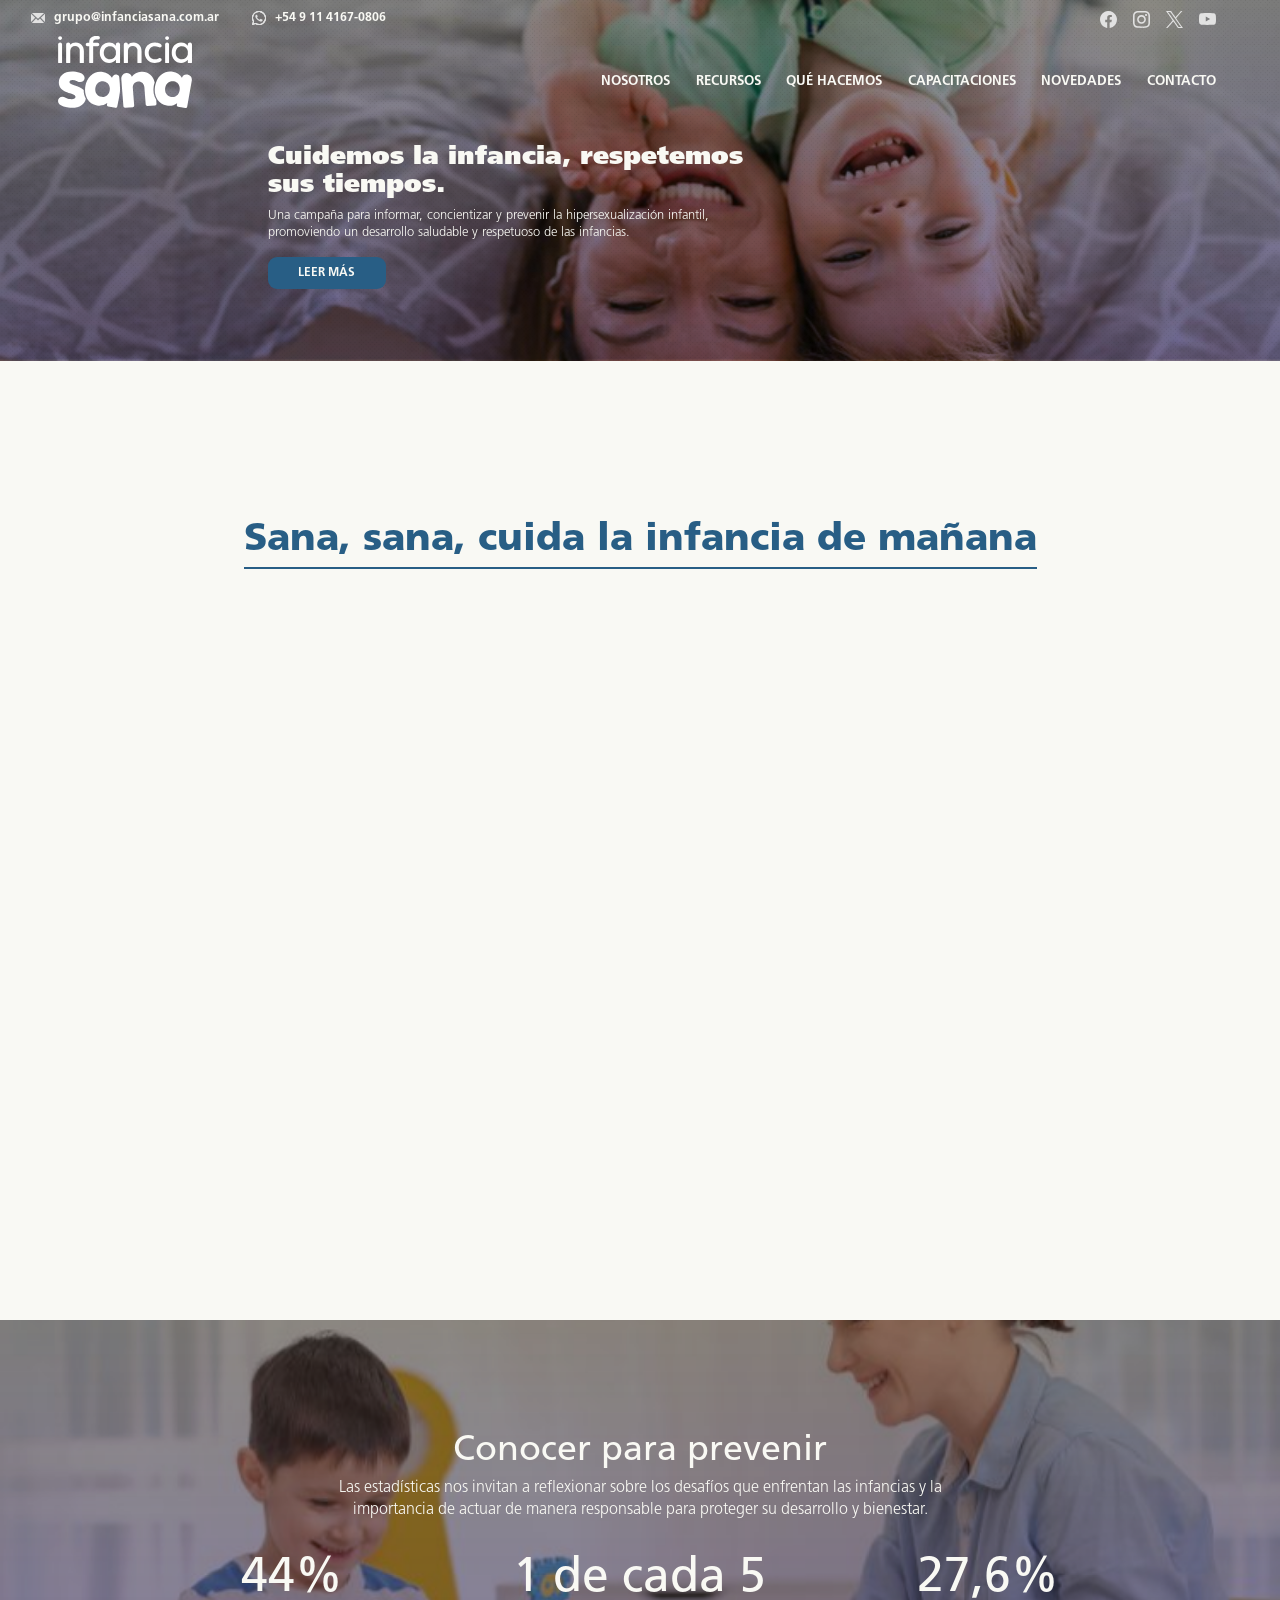
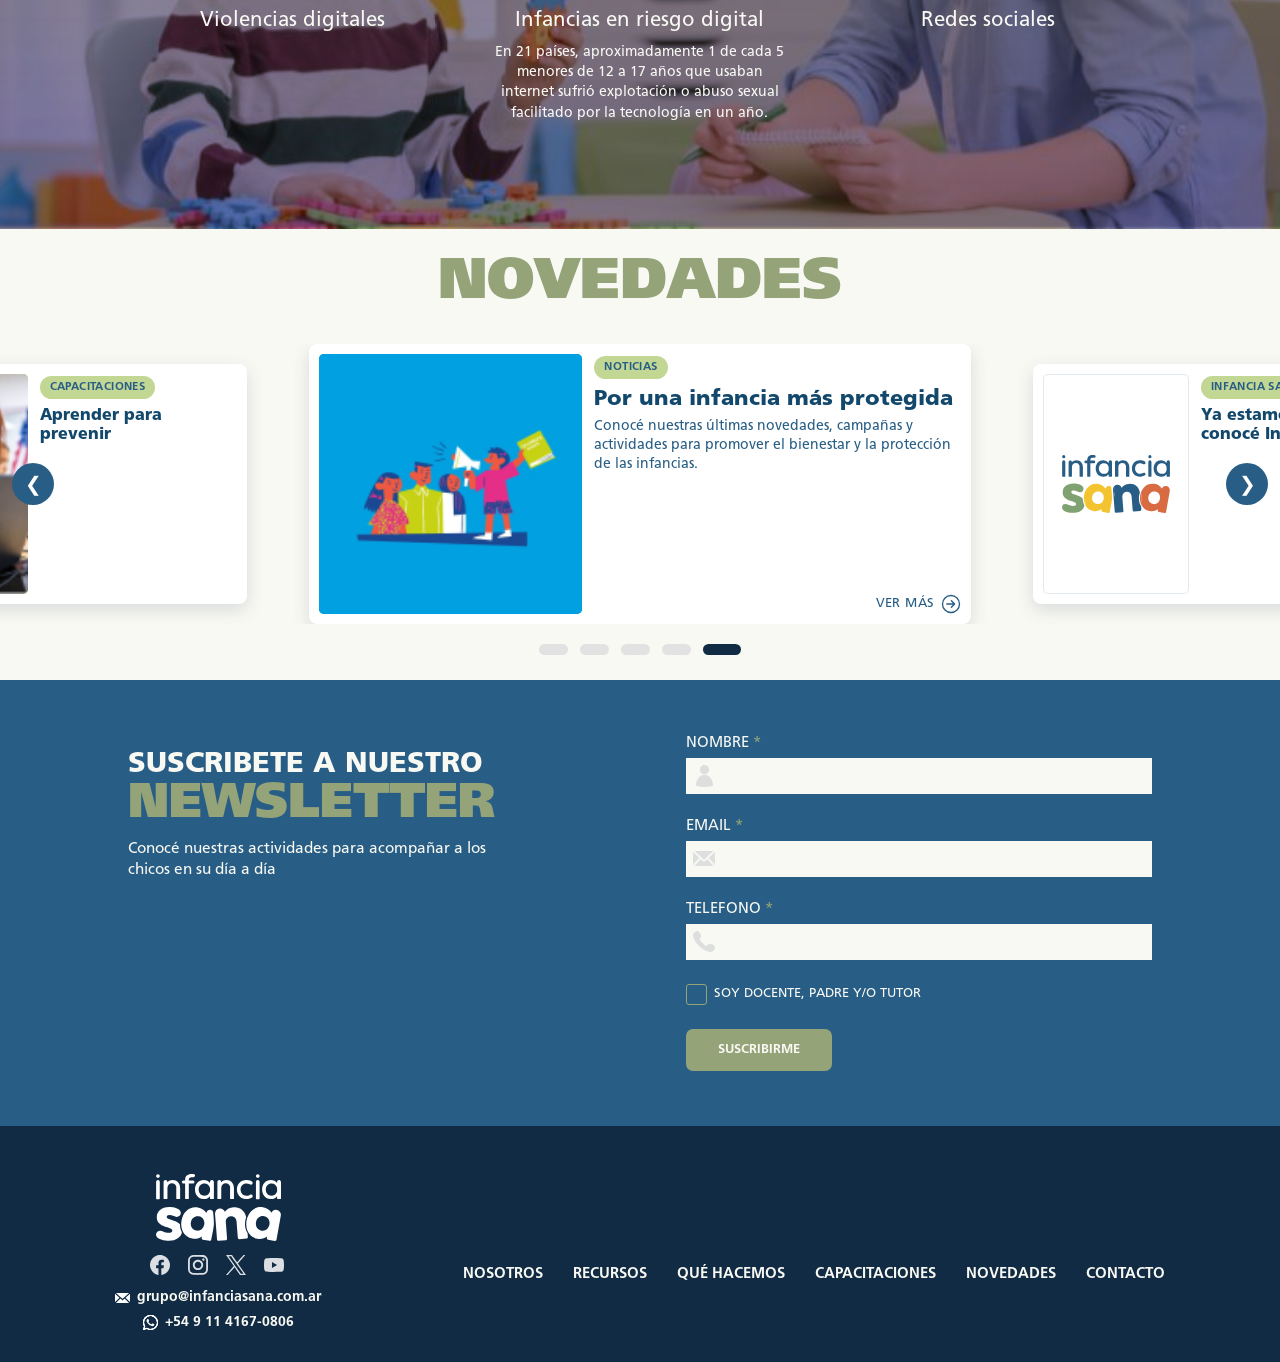
<file: index.html>
<!DOCTYPE html>
<html lang="es">
<head>
    <meta charset="UTF-8">
    <meta name="viewport" content="width=device-width, initial-scale=1.0">
    <title>Infancia Sana</title>
    <link rel="stylesheet" href="css/style.css">
    <link rel="stylesheet" href="css/novedad-card.css">
    <link rel="icon" type="image/x-icon" href="assets/images/favicon.ico">
</head>

<body>

    <!-- ENCABEZADO -->
    <header class="header">

        <!-- IMAGEN DE FONDO Y CAPAS -->
        <div class="header-background">
            <img
                src="assets/images/home_header_image.png"
                alt="Imagen de fondo"
                class="header-image"
            >

            <div class="header-gradient"></div>
            <div class="header-texture"></div>
        </div>

        <!-- CONTACTO SUPERIOR IZQUIERDO -->
        <div class="header-contact">

            <a href="mailto:grupo@infanciasana.com.ar">
                <img
                    src="assets/images/icon_mail.svg"
                    alt="Correo electrónico"
                >
                <span>grupo@infanciasana.com.ar</span>
            </a>

            <a href="https://wa.me/5491141670806" target="_blank">
                <img
                    src="assets/images/icon_wsp.svg"
                    alt="WhatsApp"
                >
                <span>+54 9 11 4167-0806</span>
            </a>

        </div>

        <!-- REDES SOCIALES SUPERIOR DERECHA -->
        <div class="header-social">

            <a href="#" target="_blank">
                <img src="assets/images/icon_facebook.svg" alt="Facebook">
            </a>

            <a href="https://www.instagram.com/infanciasana.ar/" target="_blank">
                <img src="assets/images/icon_instagram.svg" alt="Instagram">
            </a>

            <a href="#" target="_blank">
                <img src="assets/images/icon_twitter.svg" alt="Twitter">
            </a>

            <a href="#" target="_blank">
                <img src="assets/images/icon_youtube.svg" alt="YouTube">
            </a>

        </div>

        <!-- NAVEGACIÓN -->
        <nav class="navbar">

            <a href="index.html" class="logo">
                <img
                    src="assets/images/logo-infancia-sana.svg?v=3"
                    alt="Infancia Sana"
                    class="logo-normal"
                >

                <img
                    src="assets/images/logo-infancia-sana-color.svg"
                    alt=""
                    class="logo-color"
                >
            </a>

            <ul class="nav-links">
                <li><a href="nosotros.html">NOSOTROS</a></li>
                <li><a href="recursos.html">RECURSOS</a></li>
                <li><a href="que-hacemos.html">QUÉ HACEMOS</a></li>
                <li><a href="capacitaciones.html">CAPACITACIONES</a></li>
                <li><a href="novedades.html">NOVEDADES</a></li>
                <li><a href="contacto.html">CONTACTO</a></li>
            </ul>

        </nav>

        <!-- TEXTO PRINCIPAL -->
        <div class="header-content">

            <h1>
                Cuidemos la infancia, respetemos sus tiempos.
            </h1>

            <p>
                Una campaña para informar, concientizar y prevenir la
                hipersexualización infantil, promoviendo un desarrollo
                saludable y respetuoso de las infancias.
            </p>

            <a href="nosotros.html" class="header-button">
                LEER MÁS
            </a>

        </div>

    </header>


    

<main>

    <!-- SECCIÓN: PILARES DE INFANCIA SANA -->
    <section class="pilares">

        <!-- TÍTULO SUPERIOR -->
        <div class="pilares-header">
            <h2>Sana, sana, cuida la infancia de mañana</h2>
        </div>

        <!-- BLOQUE AZUL -->
        <div class="pilares-content">

            <h3>
                Informar, concientizar y proteger:
                <br>
                nuestro compromiso con la infancia
            </h3>

            <!-- TRES PILARES -->
            <div class="pilares-grid">

                <!-- INFORMAR -->
                <article class="pilar">

                    <div class="pilar-icon icon-informar">
                        <svg viewBox="0 0 48 48" fill="none"
                             stroke="currentColor" stroke-width="2.8"
                             stroke-linecap="round" stroke-linejoin="round">
                            <path d="M8 10h22a3 3 0 0 1 3 3v17a3 3 0 0 1-3 3H19l-9 7v-7h-2a3 3 0 0 1-3-3V13a3 3 0 0 1 3-3z"/>
                            <path d="M33 19h5a3 3 0 0 1 3 3v17l-7-6h-7"/>
                        </svg>
                    </div>

                    <h4>Informar</h4>

                    <p>
                        Brindamos información clara y confiable
                        para comprender la problemática.
                    </p>

                </article>


                <!-- CONCIENTIZAR -->
                <article class="pilar">

                    <div class="pilar-icon icon-concientizar">
                        <svg viewBox="0 0 48 48" fill="none"
                             stroke="currentColor" stroke-width="2.8"
                             stroke-linecap="round" stroke-linejoin="round">
                            <path d="M24 13c-5-5-12-5-18-2v26c6-3 13-3 18 2"/>
                            <path d="M24 13c5-5 12-5 18-2v26c-6-3-13-3-18 2"/>
                            <path d="M24 13v26"/>
                        </svg>
                    </div>

                    <h4>Concientizar</h4>

                    <p>
                        Promovemos una mirada crítica y responsable
                        sobre los mensajes que reciben las infancias.
                    </p>

                </article>


                <!-- PROTEGER -->
                <article class="pilar">

                    <div class="pilar-icon icon-proteger">
                        <svg viewBox="0 0 48 48" fill="none"
                             stroke="currentColor" stroke-width="2.8"
                             stroke-linecap="round" stroke-linejoin="round">
                            <path d="M24 5 39 11v12c0 10-7 16-15 20C16 39 9 33 9 23V11L24 5z"/>
                            <path d="m17 23 5 5 10-11"/>
                        </svg>
                    </div>

                    <h4>Proteger</h4>

                    <p>
                        Impulsamos entornos seguros que respeten los
                        tiempos y el desarrollo de cada niño y niña.
                    </p>

                </article>

            </div>

            <!-- LÍNEA INFERIOR -->
            <div class="pilares-line"></div>

        </div>

    </section>


<!-- SECCIÓN: CONOCER PARA PREVENIR -->
<section class="prevencion">

    <div class="prevencion-background">
        <img src="assets/images/home_prevencion.jpg" alt="">
    </div>

    <div class="prevencion-overlay"></div>

    <div class="prevencion-content">

        <h2>Conocer para prevenir</h2>

        <p class="prevencion-intro">
            Las estadísticas nos invitan a reflexionar sobre los desafíos
            que enfrentan las infancias y la importancia de actuar de
            manera responsable para proteger su desarrollo y bienestar.
        </p>

        <div class="estadisticas">

            <!-- ESTADÍSTICA 1 -->
            <article class="estadistica">
                <strong>44%</strong>
                <h3>Violencias digitales</h3>
            </article>

            <!-- ESTADÍSTICA 2 -->
            <article class="estadistica estadistica-central">
                <strong>1 de cada 5</strong>
                <h3>Infancias en riesgo digital</h3>

                <p>
                    En 21&nbsp;países, aproximadamente 1&nbsp;de&nbsp;cada&nbsp;5 menores de
                    12&nbsp;a&nbsp;17&nbsp;años que usaban internet sufrió explotación o
                    abuso sexual facilitado por la tecnología en un&nbsp;año.
                </p>
            </article>

            <!-- ESTADÍSTICA 3 -->
            <article class="estadistica">
                <strong>27,6%</strong>
                <h3>Redes sociales</h3>
            </article>

        </div>

    </div>

</section>


<!-- SECCIÓN: NOVEDADES -->
<section class="novedades">

    <div class="novedades-heading">
        <h2>NOVEDADES</h2>
    </div>

    <div class="novedades-carousel">

        <!-- FLECHA ANTERIOR -->
        <button class="novedades-flecha anterior"
                type="button"
                aria-label="Noticia anterior">
            &#10094;
        </button>

        <!-- CARRUSEL
             Las tarjetas se generan desde JS/novedades-data.js,
             la misma fuente que usa la página Novedades. -->
        <div class="novedades-track"></div>

        <!-- FLECHA SIGUIENTE -->
        <button class="novedades-flecha siguiente"
                type="button"
                aria-label="Noticia siguiente">
            &#10095;
        </button>

    </div>

    <!-- INDICADORES -->
    <div class="novedades-indicadores">
        <span></span>
        <span class="activo"></span>
        <span></span>
    </div>

</section>

</main>


    <!-- NEWSLETTER -->
    <section class="newsletter">

        <div class="newsletter-content">

            <div class="newsletter-text">
                <h2>
                    SUSCRIBETE A NUESTRO
                    <span>NEWSLETTER</span>
                </h2>

                <p>
                    Conocé nuestras actividades para
                    acompañar a los chicos en su día a día
                </p>
            </div>

            <form class="newsletter-form">

                <div class="form-group">
                    <label for="newsletter-nombre">NOMBRE <span>*</span></label>
                    <div class="input-wrapper">
                        <img src="assets/images/icon_user.svg" alt="">
                        <input type="text" id="newsletter-nombre" name="nombre" required>
                    </div>
                </div>

                <div class="form-group">
                    <label for="newsletter-email">EMAIL <span>*</span></label>
                    <div class="input-wrapper">
                        <img src="assets/images/icon_mail_2.svg" alt="">
                        <input type="email" id="newsletter-email" name="email" required>
                    </div>
                </div>

                <div class="form-group">
                    <label for="newsletter-telefono">TELEFONO <span>*</span></label>
                    <div class="input-wrapper">
                        <img src="assets/images/icon_phone.svg" alt="">
                        <input type="tel" id="newsletter-telefono" name="telefono" required>
                    </div>
                </div>

                <label class="newsletter-checkbox">
                    <input type="checkbox" name="pertenencia">
                    <span>SOY DOCENTE, PADRE Y/O TUTOR</span>
                </label>

                <button type="submit" class="newsletter-button">
                    SUSCRIBIRME
                </button>

            </form>

        </div>

    </section>


    <!-- FOOTER -->
    <footer class="footer">

        <div class="footer-content">

            <!-- LOGO Y CONTACTO -->
            <div class="footer-brand">

                <a href="index.html" class="footer-logo">
                    <img
                        src="assets/images/logo-infancia-sana.svg?v=3"
                        alt="Infancia Sana"
                    >
                </a>

                <div class="footer-social">

                    <a href="#" target="_blank">
                        <img src="assets/images/icon_facebook.svg" alt="Facebook">
                    </a>

                    <a href="https://www.instagram.com/infanciasana.ar/" target="_blank">
                        <img src="assets/images/icon_instagram.svg" alt="Instagram">
                    </a>

                    <a href="#" target="_blank">
                        <img src="assets/images/icon_twitter.svg" alt="Twitter">
                    </a>

                    <a href="#" target="_blank">
                        <img src="assets/images/icon_youtube.svg" alt="YouTube">
                    </a>

                </div>

                <div class="footer-contact">

                    <a href="mailto:grupo@infanciasana.com.ar">
                        <img src="assets/images/icon_mail.svg" alt="">
                        grupo@infanciasana.com.ar
                    </a>

                    <a href="https://wa.me/5491141670806" target="_blank">
                        <img src="assets/images/icon_wsp.svg" alt="">
                        +54 9 11 4167-0806
                    </a>

                </div>

            </div>


            <!-- NAVEGACIÓN -->
            <nav class="footer-nav">

                <a href="nosotros.html">NOSOTROS</a>
                <a href="recursos.html">RECURSOS</a>
                <a href="que-hacemos.html">QUÉ HACEMOS</a>
                <a href="capacitaciones.html">CAPACITACIONES</a>
                <a href="novedades.html">NOVEDADES</a>
                <a href="contacto.html">CONTACTO</a>

            </nav>

        </div>

    </footer>

    <script src="JS/novedades-data.js"></script>
    <script src="JS/script.js"></script>
</body>
</html>
</file>
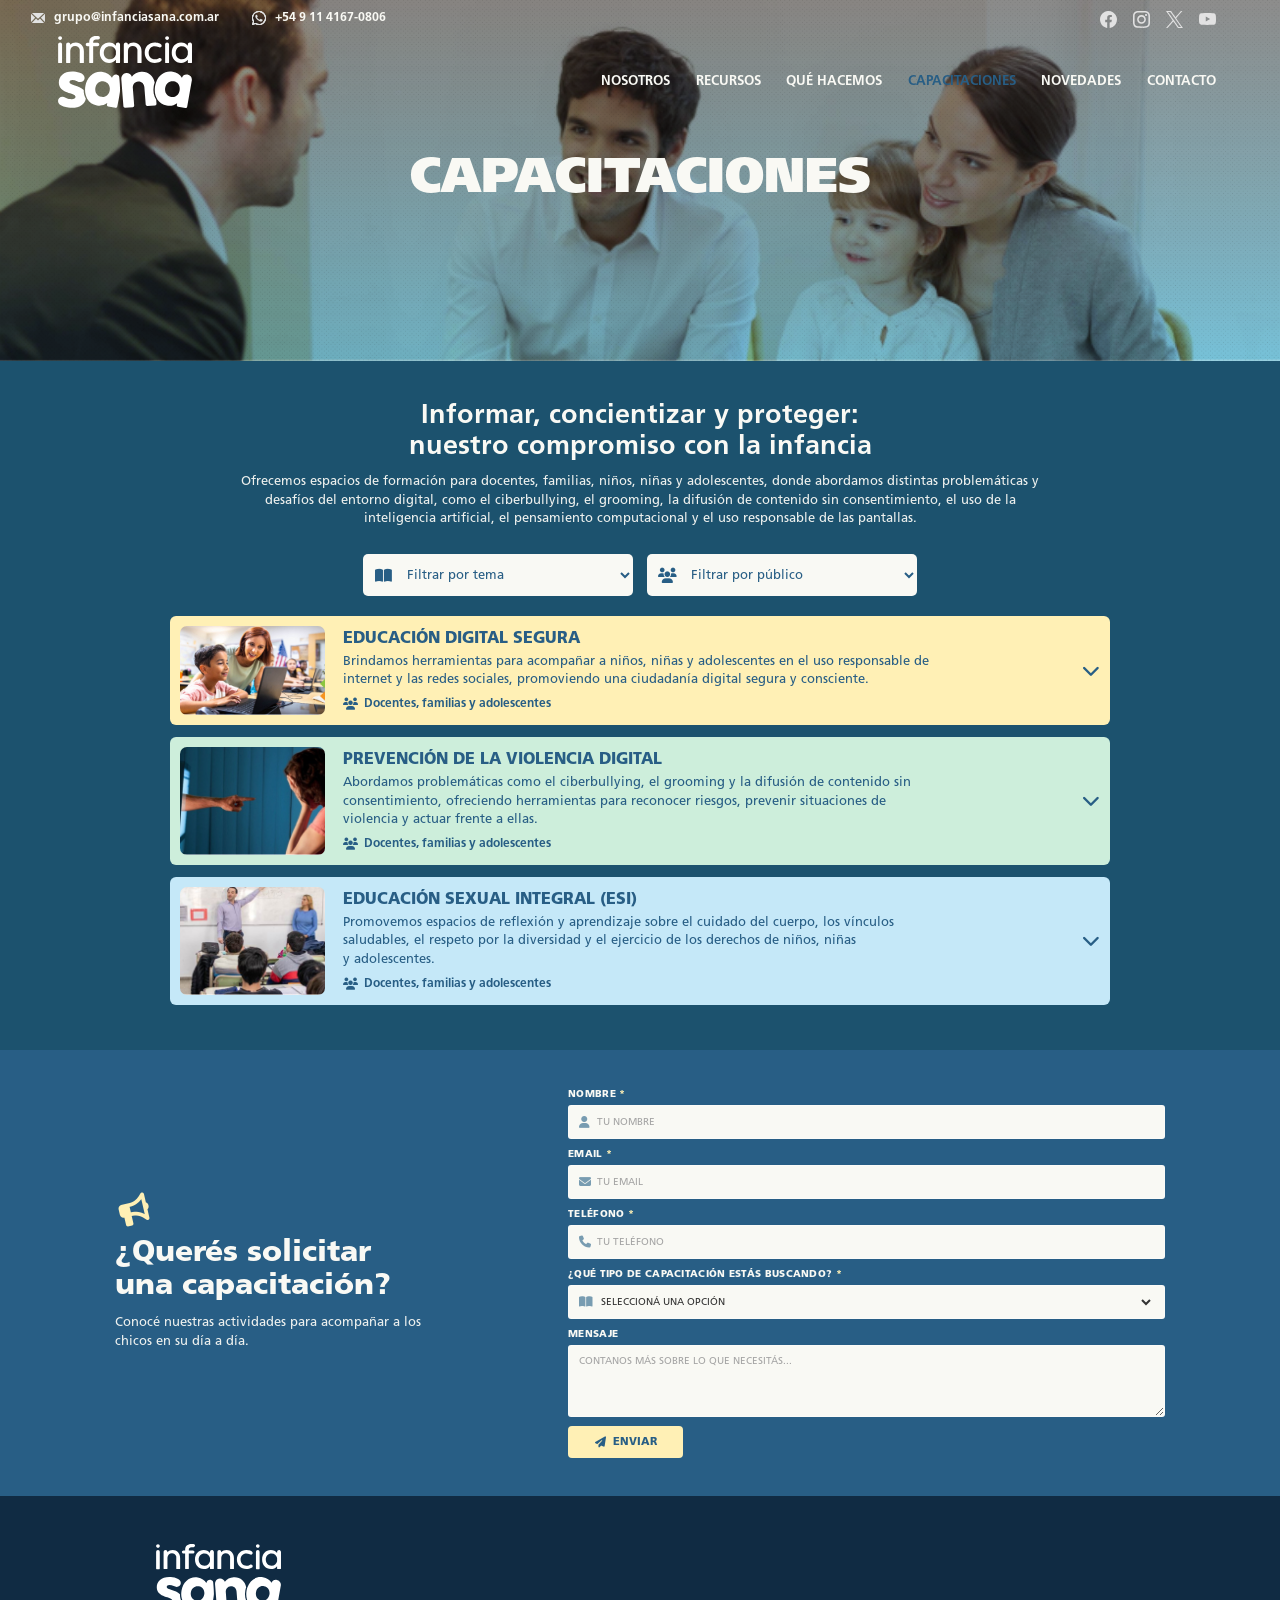
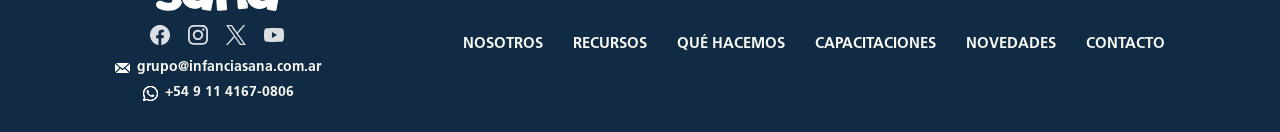
<file: capacitaciones.html>
<!DOCTYPE html>
<html lang="es">

<head>
    <meta charset="UTF-8">
    <meta name="viewport" content="width=device-width, initial-scale=1.0">

    <title>Capacitaciones | Infancia Sana</title>

    <!-- ESTILOS -->
    <link rel="stylesheet" href="css/style.css">
    <link rel="stylesheet" href="css/capacitaciones.css">
    <link rel="stylesheet" href="https://cdnjs.cloudflare.com/ajax/libs/font-awesome/6.7.2/css/all.min.css">

    <!-- FAVICON -->
    <link rel="icon" type="image/x-icon" href="assets/images/favicon.ico">
</head>

<body>

    <!-- ==================================================
         01. ENCABEZADO
    ================================================== -->

    <header class="header header-capacitaciones">

        <div class="header-background">

            <!-- IMAGEN: capacitaciones_header.jpg -->
            <div
                class="header-image header-image-placeholder"
                data-imagen="capacitaciones_header.jpg">
            </div>

            <!-- GRADIENTE PROPIO -->
            <div class="header-gradient header-gradient-capacitaciones"></div>

            <!-- TEXTURA COMPARTIDA -->
            <div class="header-texture"></div>

        </div>


        <!-- CONTACTO -->

        <div class="header-contact">

            <a href="mailto:grupo@infanciasana.com.ar">
                <img src="assets/images/icon_mail.svg" alt="Correo electrónico">
                <span>grupo@infanciasana.com.ar</span>
            </a>

            <a href="https://wa.me/5491141670806" target="_blank" rel="noopener noreferrer">
                <img src="assets/images/icon_wsp.svg" alt="WhatsApp">
                <span>+54 9 11 4167-0806</span>
            </a>

        </div>


        <!-- REDES SOCIALES -->

        <div class="header-social">

            <a href="#" target="_blank" rel="noopener noreferrer">
                <img src="assets/images/icon_facebook.svg" alt="Facebook">
            </a>

            <a href="https://www.instagram.com/infanciasana.ar/" target="_blank" rel="noopener noreferrer">
                <img src="assets/images/icon_instagram.svg" alt="Instagram">
            </a>

            <a href="#" target="_blank" rel="noopener noreferrer">
                <img src="assets/images/icon_twitter.svg" alt="Twitter">
            </a>

            <a href="#" target="_blank" rel="noopener noreferrer">
                <img src="assets/images/icon_youtube.svg" alt="YouTube">
            </a>

        </div>


        <!-- NAVEGACIÓN -->

        <nav class="navbar">

            <a href="index.html" class="logo">

                <img
                    src="assets/images/logo-infancia-sana.svg?v=3"
                    alt="Infancia Sana"
                    class="logo-normal"
                >

                <img
                    src="assets/images/logo-infancia-sana-color.svg"
                    alt=""
                    class="logo-color"
                >

            </a>

            <ul class="nav-links">

                <li><a href="nosotros.html">NOSOTROS</a></li>
                <li><a href="recursos.html">RECURSOS</a></li>
                <li><a href="que-hacemos.html">QUÉ HACEMOS</a></li>
                <li><a href="capacitaciones.html" class="activo">CAPACITACIONES</a></li>
                <li><a href="novedades.html">NOVEDADES</a></li>
                <li><a href="contacto.html">CONTACTO</a></li>

            </ul>

        </nav>


        <!-- TÍTULO -->

        <div class="header-content">
            <h1>CAPACITACIONES</h1>
        </div>

    </header>



    <!-- ==================================================
         02. CONTENIDO PRINCIPAL
    ================================================== -->

    <main class="capacitaciones-main">


        <!-- PRESENTACIÓN -->

        <section class="capacitaciones-contenido">

            <div class="capacitaciones-heading">

                <h2>
                    Informar, concientizar y proteger:
                    <br>
                    nuestro compromiso con la infancia
                </h2>

                <p>
                    Ofrecemos espacios de formación para docentes, familias,
                    niños, niñas y adolescentes, donde abordamos distintas
                    problemáticas y desafíos del entorno digital, como el
                    ciberbullying, el grooming, la difusión de contenido sin
                    consentimiento, el uso de la inteligencia artificial,
                    el pensamiento computacional y el uso responsable
                    de las pantallas.
                </p>

            </div>


            <!-- FILTROS -->

            <div class="capacitaciones-filtros">

                <!-- FILTRO POR TEMA -->

                <div class="filtro-grupo">

                    <label for="filtro-tema" class="visually-hidden">
                        Filtrar por tema
                    </label>

                    <div class="filtro-contenedor">

                        <span class="filtro-icono" aria-hidden="true">
                            <i class="fa-solid fa-book-open"></i>
                        </span>

                        <select id="filtro-tema" name="tema">

                            <option value="todos">Filtrar por tema</option>
                            <option value="educacion-digital">Educación digital</option>
                            <option value="violencia-digital">Violencia digital</option>
                            <option value="esi">Educación sexual integral</option>

                        </select>

                    </div>

                </div>


                <!-- FILTRO POR PÚBLICO -->

                <div class="filtro-grupo">

                    <label for="filtro-publico" class="visually-hidden">
                        Filtrar por público
                    </label>

                    <div class="filtro-contenedor">

                        <span class="filtro-icono" aria-hidden="true">
                            <i class="fa-solid fa-users"></i>
                        </span>

                        <select id="filtro-publico" name="publico">

                            <option value="todos">Filtrar por público</option>
                            <option value="docentes">Docentes</option>
                            <option value="familias">Familias</option>
                            <option value="ninos">Niños, niñas y adolescentes</option>

                        </select>

                    </div>

                </div>

            </div>



            <!-- TARJETAS DE CAPACITACIONES -->

            <div class="capacitaciones-listado">


                <!-- CAPACITACIÓN 01: EDUCACIÓN DIGITAL SEGURA -->

                <article
                    class="capacitacion-card capacitacion-digital"
                    data-tema="educacion-digital"
                    data-publico="docentes familias ninos"
                >

                    <div class="capacitacion-imagen">

                        <!-- IMAGEN: capacitacion_educacion_digital.jpg -->

                        <div
                            class="imagen-placeholder"
                            data-imagen="capacitacion_educacion_digital.jpg">
                        </div>

                    </div>


                    <div class="capacitacion-informacion">

                        <h3>EDUCACIÓN DIGITAL SEGURA</h3>

                        <p>
                            Brindamos herramientas para acompañar a niños,
                            niñas y adolescentes en el uso responsable
                            de internet y las redes sociales, promoviendo
                            una ciudadanía digital segura y consciente.
                        </p>

                        <span class="capacitacion-publico">
                            <i class="fa-solid fa-users" aria-hidden="true"></i>
                            Docentes, familias y adolescentes
                        </span>

                    </div>


                    <button
                        class="capacitacion-toggle"
                        type="button"
                        aria-expanded="false"
                        aria-controls="detalle-educacion-digital"
                        aria-label="Ver más sobre Educación Digital Segura"
                    >
                        <i class="fa-solid fa-chevron-down" aria-hidden="true"></i>
                    </button>


                    <div class="capacitacion-detalle" id="detalle-educacion-digital" hidden>

                        <div class="capacitacion-detalle-contenido">

                            <p>
                                En esta capacitación trabajamos sobre el uso responsable de las tecnologías, la privacidad, la identidad digital y las herramientas para acompañar a chicos y chicas en internet.
                            </p>

                            <p>
                                Reflexionamos sobre cómo funcionan las redes sociales y los videojuegos, qué huella digital dejamos al publicar y compartir, y cómo configurar la privacidad de cuentas y dispositivos. También abordamos el uso de la inteligencia artificial, el pensamiento computacional y el equilibrio en el tiempo de pantalla.
                            </p>

                            <p>
                                El objetivo es que docentes, familias y adolescentes cuenten con recursos concretos para acompañar y tomar decisiones informadas en el entorno digital.
                            </p>

                        </div>

                    </div>

                </article>



                <!-- CAPACITACIÓN 02: PREVENCIÓN DE LA VIOLENCIA DIGITAL -->

                <article
                    class="capacitacion-card capacitacion-violencia"
                    data-tema="violencia-digital"
                    data-publico="docentes familias ninos"
                >

                    <div class="capacitacion-imagen">

                        <!-- IMAGEN: capacitacion_violencia_digital.jpg -->

                        <div
                            class="imagen-placeholder"
                            data-imagen="capacitacion_violencia_digital.jpg">
                        </div>

                    </div>


                    <div class="capacitacion-informacion">

                        <h3>PREVENCIÓN DE LA VIOLENCIA DIGITAL</h3>

                        <p>
                            Abordamos problemáticas como el ciberbullying,
                            el grooming y la difusión de contenido sin
                            consentimiento, ofreciendo herramientas para
                            reconocer riesgos, prevenir situaciones de
                            violencia y actuar frente a ellas.
                        </p>

                        <span class="capacitacion-publico">
                            <i class="fa-solid fa-users" aria-hidden="true"></i>
                            Docentes, familias y adolescentes
                        </span>

                    </div>


                    <button
                        class="capacitacion-toggle"
                        type="button"
                        aria-expanded="false"
                        aria-controls="detalle-violencia-digital"
                        aria-label="Ver más sobre Prevención de la Violencia Digital"
                    >
                        <i class="fa-solid fa-chevron-down" aria-hidden="true"></i>
                    </button>


                    <div class="capacitacion-detalle" id="detalle-violencia-digital" hidden>

                        <div class="capacitacion-detalle-contenido">

                            <p>
                                Trabajamos sobre la identificación de situaciones de violencia digital, la prevención, el acompañamiento y los recursos disponibles para actuar ante estos casos.
                            </p>

                            <p>
                                Abordamos el ciberbullying, el grooming y la difusión de contenido sin consentimiento: cómo reconocer las señales de alerta, qué hacer si ocurre una situación de este tipo, cómo acompañar a quien la vive y a quién recurrir.
                            </p>

                            <p>
                                Además, fortalecemos el rol de las escuelas y las familias en la prevención y en la construcción de entornos digitales más cuidados.
                            </p>

                        </div>

                    </div>

                </article>



                <!-- CAPACITACIÓN 03: EDUCACIÓN SEXUAL INTEGRAL -->

                <article
                    class="capacitacion-card capacitacion-esi"
                    data-tema="esi"
                    data-publico="docentes familias ninos"
                >

                    <div class="capacitacion-imagen">

                        <!-- IMAGEN: capacitacion_esi.jpg -->

                        <div
                            class="imagen-placeholder"
                            data-imagen="capacitacion_esi.jpg">
                        </div>

                    </div>


                    <div class="capacitacion-informacion">

                        <h3>EDUCACIÓN SEXUAL INTEGRAL (ESI)</h3>

                        <p>
                            Promovemos espacios de reflexión y aprendizaje
                            sobre el cuidado del cuerpo, los vínculos
                            saludables, el respeto por la diversidad y
                            el ejercicio de los derechos de niños,
                            niñas y adolescentes.
                        </p>

                        <span class="capacitacion-publico">
                            <i class="fa-solid fa-users" aria-hidden="true"></i>
                            Docentes, familias y adolescentes
                        </span>

                    </div>


                    <button
                        class="capacitacion-toggle"
                        type="button"
                        aria-expanded="false"
                        aria-controls="detalle-esi"
                        aria-label="Ver más sobre Educación Sexual Integral"
                    >
                        <i class="fa-solid fa-chevron-down" aria-hidden="true"></i>
                    </button>


                    <div class="capacitacion-detalle" id="detalle-esi" hidden>

                        <div class="capacitacion-detalle-contenido">

                            <p>
                                Abordamos los ejes de la Educación Sexual Integral, promoviendo el respeto, la igualdad, el cuidado del cuerpo y la construcción de vínculos saludables.
                            </p>

                            <p>
                                Trabajamos el cuidado del cuerpo, el consentimiento, los vínculos basados en el respeto y el reconocimiento de situaciones de vulneración de derechos, con un enfoque adecuado a cada edad.
                            </p>

                            <p>
                                También ofrecemos herramientas para que docentes y familias puedan dialogar con niños, niñas y adolescentes con claridad, sin miedo y con información confiable.
                            </p>

                        </div>

                    </div>

                </article>

            </div>

        </section>



        <!-- FORMULARIO DE SOLICITUD -->

        <section class="capacitaciones-solicitud">


            <!-- TEXTO INTRODUCTORIO -->

            <div class="solicitud-texto">

                <div class="solicitud-icono">
                    <i class="fa-solid fa-bullhorn" aria-hidden="true"></i>
                </div>

                <h2>
                    ¿Querés solicitar
                    <br>
                    una capacitación?
                </h2>

                <p>
                    Conocé nuestras actividades para acompañar
                    a los chicos en su día a día.
                </p>

            </div>



            <!-- FORMULARIO -->

            <div class="solicitud-formulario">

                <form class="formulario-capacitaciones">

                    <div class="solicitud-campo">

                        <label for="solicitud-nombre">
                            NOMBRE <span>*</span>
                        </label>

                        <div class="solicitud-input">

                            <i class="fa-solid fa-user" aria-hidden="true"></i>

                            <input
                                type="text"
                                id="solicitud-nombre"
                                name="nombre"
                                placeholder="TU NOMBRE"
                                required
                            >

                        </div>

                    </div>


                    <div class="solicitud-campo">

                        <label for="solicitud-email">
                            EMAIL <span>*</span>
                        </label>

                        <div class="solicitud-input">

                            <i class="fa-solid fa-envelope" aria-hidden="true"></i>

                            <input
                                type="email"
                                id="solicitud-email"
                                name="email"
                                placeholder="TU EMAIL"
                                required
                            >

                        </div>

                    </div>


                    <div class="solicitud-campo">

                        <label for="solicitud-telefono">
                            TELÉFONO <span>*</span>
                        </label>

                        <div class="solicitud-input">

                            <i class="fa-solid fa-phone" aria-hidden="true"></i>

                            <input
                                type="tel"
                                id="solicitud-telefono"
                                name="telefono"
                                placeholder="TU TELÉFONO"
                                required
                            >

                        </div>

                    </div>


                    <div class="solicitud-campo">

                        <label for="tipo-capacitacion">
                            ¿QUÉ TIPO DE CAPACITACIÓN ESTÁS BUSCANDO? <span>*</span>
                        </label>

                        <div class="solicitud-input">

                            <i class="fa-solid fa-book-open" aria-hidden="true"></i>

                            <select
                                id="tipo-capacitacion"
                                name="capacitacion"
                                required
                            >

                                <option value="" disabled selected>
                                    SELECCIONÁ UNA OPCIÓN
                                </option>

                                <option value="educacion-digital">
                                    Educación Digital Segura
                                </option>

                                <option value="violencia-digital">
                                    Prevención de la Violencia Digital
                                </option>

                                <option value="esi">
                                    Educación Sexual Integral (ESI)
                                </option>

                                <option value="otra">
                                    Otra capacitación
                                </option>

                            </select>

                        </div>

                    </div>


                    <div class="solicitud-campo">

                        <label for="solicitud-mensaje">
                            MENSAJE
                        </label>

                        <textarea
                            id="solicitud-mensaje"
                            name="mensaje"
                            placeholder="CONTANOS MÁS SOBRE LO QUE NECESITÁS..."
                        ></textarea>

                    </div>


                    <button type="submit" class="solicitud-button">

                        <i class="fa-solid fa-paper-plane" aria-hidden="true"></i>

                        ENVIAR

                    </button>

                </form>

            </div>

        </section>

    </main>



    <!-- ==================================================
         03. FOOTER
    ================================================== -->

    <footer class="footer">

        <div class="footer-content">


            <!-- LOGO Y CONTACTO -->

            <div class="footer-brand">

                <a href="index.html" class="footer-logo">

                    <img
                        src="assets/images/logo-infancia-sana.svg?v=3"
                        alt="Infancia Sana"
                    >

                </a>


                <div class="footer-social">

                    <a href="#" target="_blank" rel="noopener noreferrer">
                        <img src="assets/images/icon_facebook.svg" alt="Facebook">
                    </a>

                    <a href="https://www.instagram.com/infanciasana.ar/" target="_blank" rel="noopener noreferrer">
                        <img src="assets/images/icon_instagram.svg" alt="Instagram">
                    </a>

                    <a href="#" target="_blank" rel="noopener noreferrer">
                        <img src="assets/images/icon_twitter.svg" alt="Twitter">
                    </a>

                    <a href="#" target="_blank" rel="noopener noreferrer">
                        <img src="assets/images/icon_youtube.svg" alt="YouTube">
                    </a>

                </div>


                <div class="footer-contact">

                    <a href="mailto:grupo@infanciasana.com.ar">
                        <img src="assets/images/icon_mail.svg" alt="">
                        grupo@infanciasana.com.ar
                    </a>

                    <a href="https://wa.me/5491141670806" target="_blank" rel="noopener noreferrer">
                        <img src="assets/images/icon_wsp.svg" alt="">
                        +54 9 11 4167-0806
                    </a>

                </div>

            </div>



            <!-- NAVEGACIÓN -->

            <nav class="footer-nav">

                <a href="nosotros.html">NOSOTROS</a>
                <a href="recursos.html">RECURSOS</a>
                <a href="que-hacemos.html">QUÉ HACEMOS</a>
                <a href="capacitaciones.html">CAPACITACIONES</a>
                <a href="novedades.html">NOVEDADES</a>
                <a href="contacto.html">CONTACTO</a>

            </nav>

        </div>

    </footer>



    <!-- ==================================================
         04. JAVASCRIPT
    ================================================== -->

    <script src="JS/script.js"></script>
    <script src="JS/capacitaciones.js"></script>

</body>

</html>
</file>
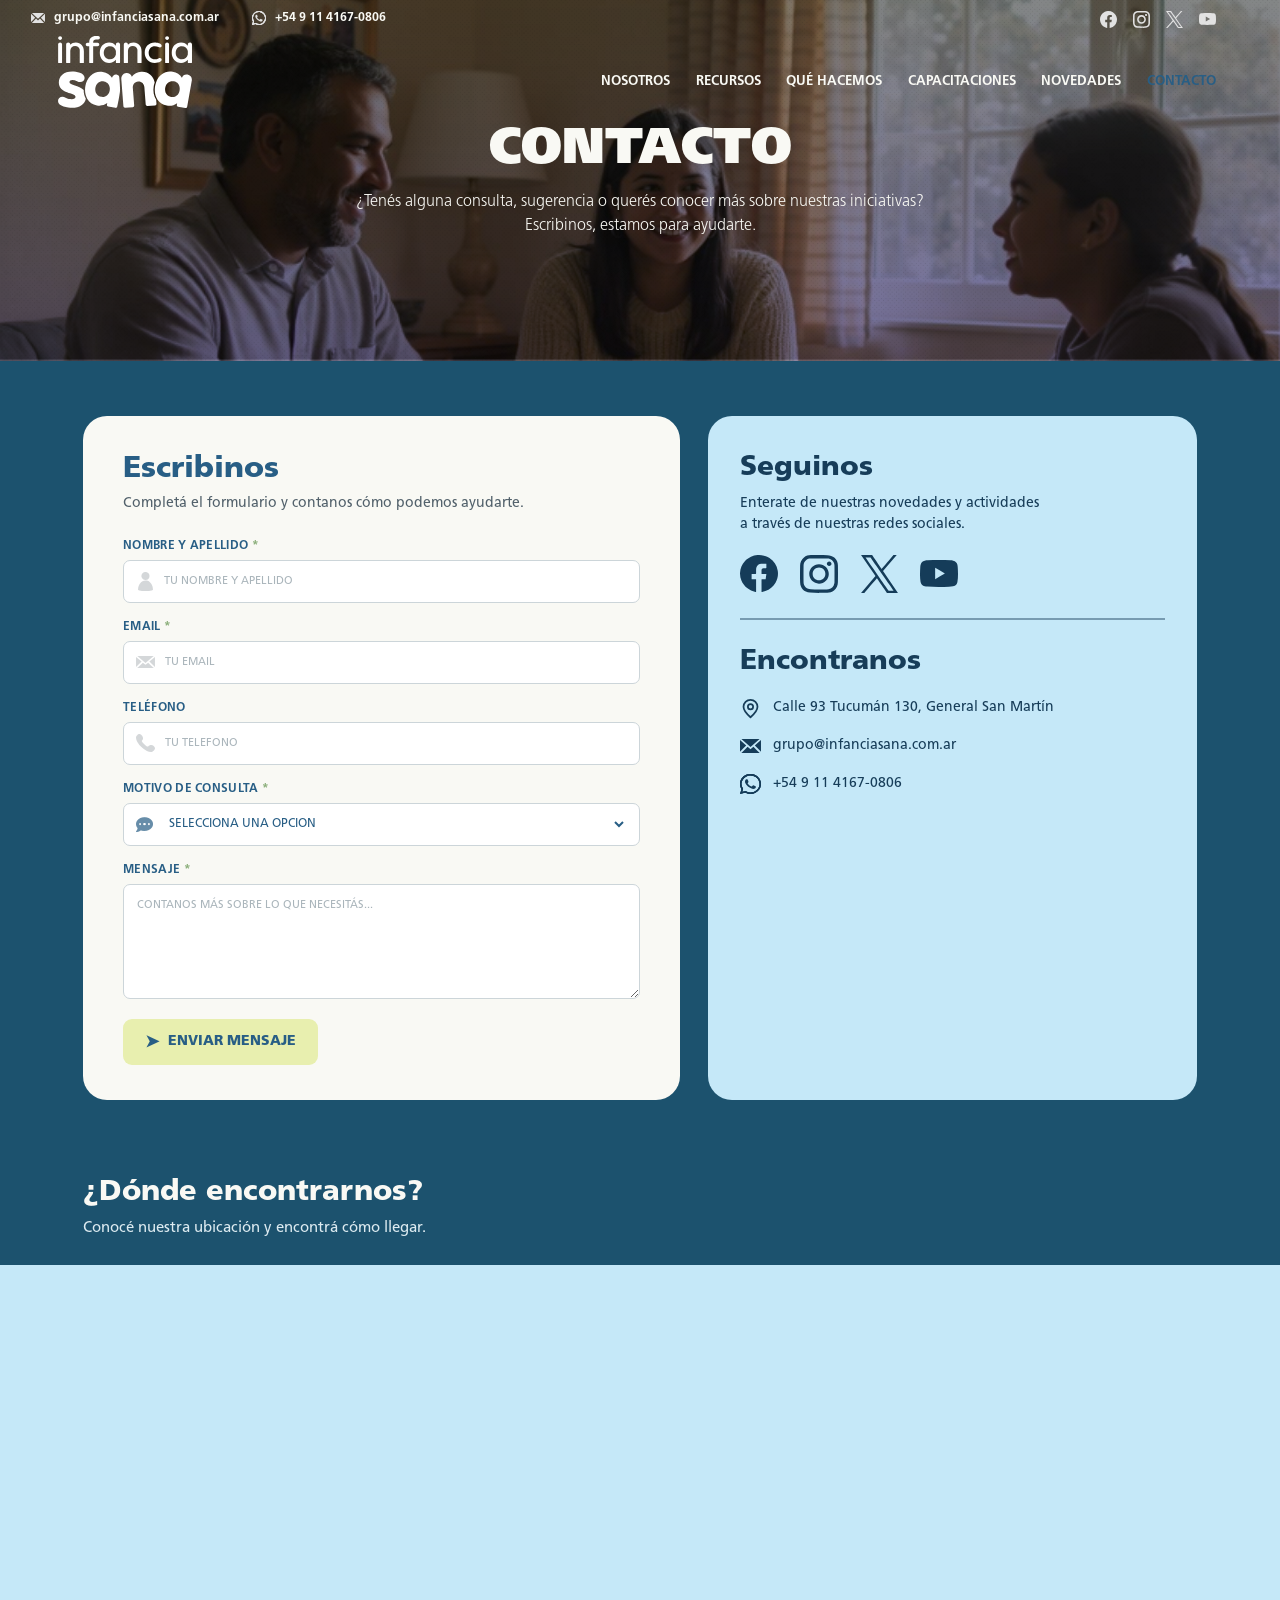
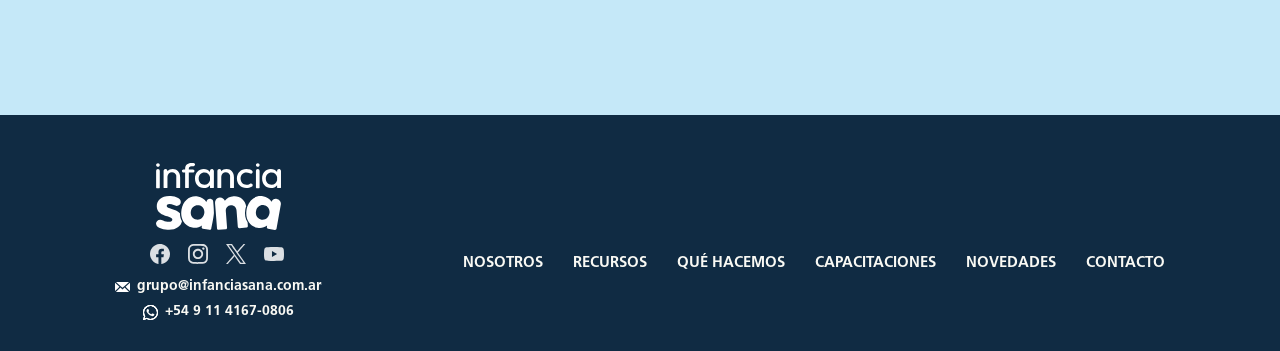
<file: contacto.html>
<!DOCTYPE html>
<html lang="es">
<head>
    <meta charset="UTF-8">
    <meta name="viewport" content="width=device-width, initial-scale=1.0">

    <title>Contacto | Infancia Sana</title>

    <link rel="stylesheet" href="css/style.css">
    <link rel="stylesheet" href="css/contacto.css">

    <!-- Font Awesome -->
    <link rel="stylesheet" href="https://cdnjs.cloudflare.com/ajax/libs/font-awesome/6.7.2/css/all.min.css">

    <link rel="icon" type="image/x-icon" href="assets/images/favicon.ico">
</head>

<body>

    <!-- ==================================================
         ENCABEZADO
    ================================================== -->

    <header class="header header-contacto">

        <div class="header-background">

            <img
                src="assets/images/contacto_header.jpg"
                alt="Imagen de portada de Contacto"
                class="header-image"
            >

            <div class="header-gradient"></div>
            <div class="header-texture"></div>

        </div>

        <div class="header-contact">

            <a href="mailto:grupo@infanciasana.com.ar">
                <img src="assets/images/icon_mail.svg" alt="Correo electrónico">
                <span>grupo@infanciasana.com.ar</span>
            </a>

            <a href="https://wa.me/5491141670806" target="_blank" rel="noopener noreferrer">
                <img src="assets/images/icon_wsp.svg" alt="WhatsApp">
                <span>+54 9 11 4167-0806</span>
            </a>

        </div>

        <div class="header-social">

            <a href="#" target="_blank" rel="noopener noreferrer">
                <img src="assets/images/icon_facebook.svg" alt="Facebook">
            </a>

            <a href="https://www.instagram.com/infanciasana.ar/" target="_blank" rel="noopener noreferrer">
                <img src="assets/images/icon_instagram.svg" alt="Instagram">
            </a>

            <a href="#" target="_blank" rel="noopener noreferrer">
                <img src="assets/images/icon_twitter.svg" alt="Twitter">
            </a>

            <a href="#" target="_blank" rel="noopener noreferrer">
                <img src="assets/images/icon_youtube.svg" alt="YouTube">
            </a>

        </div>

        <nav class="navbar">

            <a href="index.html" class="logo">

                <img
                    src="assets/images/logo-infancia-sana.svg?v=3"
                    alt="Infancia Sana"
                    class="logo-normal"
                >

                <img
                    src="assets/images/logo-infancia-sana-color.svg"
                    alt=""
                    class="logo-color"
                >

            </a>

            <ul class="nav-links">
                <li><a href="nosotros.html">NOSOTROS</a></li>
                <li><a href="recursos.html">RECURSOS</a></li>
                <li><a href="que-hacemos.html">QUÉ HACEMOS</a></li>
                <li><a href="capacitaciones.html">CAPACITACIONES</a></li>
                <li><a href="novedades.html">NOVEDADES</a></li>
                <li><a href="contacto.html" class="activo">CONTACTO</a></li>
            </ul>

        </nav>

        <div class="header-content">

            <h1>CONTACTO</h1>

            <p>
                ¿Tenés alguna consulta, sugerencia o querés conocer más
                sobre nuestras iniciativas? Escribinos, estamos para ayudarte.
            </p>

        </div>

    </header>


    <!-- ==================================================
         CONTENIDO PRINCIPAL
    ================================================== -->

    <main class="contacto-main">

        <!-- FORMULARIO E INFORMACIÓN -->

        <section class="contacto-contenido">

            <div class="contacto-grid">

                <!-- FORMULARIO -->

                <div class="contacto-formulario">

                    <h2>Escribinos</h2>

                    <p class="contacto-intro">
                        Completá el formulario y contanos cómo podemos ayudarte.
                    </p>

                    <form class="formulario-contacto">

                        <div class="contacto-campo">

                            <label for="nombre">
                                NOMBRE Y APELLIDO <span>*</span>
                            </label>

                            <div class="contacto-input">
                                <img src="assets/images/icon_user.svg" alt="">

                                <input
                                    type="text"
                                    id="nombre"
                                    name="nombre"
                                    placeholder="TU NOMBRE Y APELLIDO"
                                    required
                                >
                            </div>

                        </div>

                        <div class="contacto-campo">

                            <label for="email">
                                EMAIL <span>*</span>
                            </label>

                            <div class="contacto-input">
                                <img src="assets/images/icon_mail_2.svg" alt="">

                                <input
                                    type="email"
                                    id="email"
                                    name="email"
                                    placeholder="TU EMAIL"
                                    required
                                >
                            </div>

                        </div>

                        <div class="contacto-campo">

                            <label for="telefono">
                                TELÉFONO
                            </label>

                            <div class="contacto-input">
                                <img src="assets/images/icon_phone.svg" alt="">

                                <input
                                    type="tel"
                                    id="telefono"
                                    name="telefono"
                                    placeholder="TU TELÉFONO"
                                >
                            </div>

                        </div>

                        <div class="contacto-campo">

                            <label for="motivo">
                                MOTIVO DE CONSULTA <span>*</span>
                            </label>

                            <div class="contacto-input">

                                <i class="fa-solid fa-comment-dots icono-formulario" aria-hidden="true"></i>

                                <select id="motivo" name="motivo" required>

                                    <option value="" disabled selected>
                                        SELECCIONÁ UNA OPCIÓN
                                    </option>

                                    <option value="informacion">
                                        Información general
                                    </option>

                                    <option value="actividades">
                                        Actividades e iniciativas
                                    </option>

                                    <option value="capacitaciones">
                                        Capacitaciones
                                    </option>

                                    <option value="colaboracion">
                                        Colaboraciones
                                    </option>

                                    <option value="otro">
                                        Otro motivo
                                    </option>

                                </select>

                            </div>

                        </div>

                        <div class="contacto-campo">

                            <label for="mensaje">
                                MENSAJE <span>*</span>
                            </label>

                            <textarea
                                id="mensaje"
                                name="mensaje"
                                placeholder="CONTANOS MÁS SOBRE LO QUE NECESITÁS..."
                                required
                            ></textarea>

                        </div>

                        <button type="submit" class="contacto-button">
                            <span>➤</span>
                            ENVIAR MENSAJE
                        </button>

                    </form>

                </div>


                <!-- INFORMACIÓN DE CONTACTO -->

                <aside class="contacto-informacion">

                    <div class="contacto-redes">

                        <h2>Seguinos</h2>

                        <p>
                            Enterate de nuestras novedades y actividades
                            a través de nuestras redes sociales.
                        </p>

                        <div class="contacto-social-links">

                            <a href="#" target="_blank" rel="noopener noreferrer" aria-label="Facebook">
                                <img src="assets/images/icon_facebook.svg" alt="">
                            </a>

                            <a
                                href="https://www.instagram.com/infanciasana.ar/"
                                target="_blank"
                                rel="noopener noreferrer"
                                aria-label="Instagram"
                            >
                                <img src="assets/images/icon_instagram.svg" alt="">
                            </a>

                            <a href="#" target="_blank" rel="noopener noreferrer" aria-label="Twitter">
                                <img src="assets/images/icon_twitter.svg" alt="">
                            </a>

                            <a href="#" target="_blank" rel="noopener noreferrer" aria-label="YouTube">
                                <img src="assets/images/icon_youtube.svg" alt="">
                            </a>

                        </div>

                    </div>


                    <div class="contacto-divider"></div>


                    <div class="contacto-datos">

                        <h2>Encontranos</h2>

                        <div class="contacto-dato">

                            <svg
                                class="icono-contacto"
                                xmlns="http://www.w3.org/2000/svg"
                                viewBox="0 0 24 24"
                                fill="none"
                                stroke="currentColor"
                                stroke-width="2"
                                stroke-linecap="round"
                                stroke-linejoin="round"
                                aria-hidden="true"
                            >
                                <path d="M20 10c0 5-8 12-8 12S4 15 4 10a8 8 0 1 1 16 0Z"/>
                                <circle cx="12" cy="10" r="3"/>
                            </svg>

                            <p>
                                Calle 93 Tucumán 130,
                                General San Martín
                            </p>

                        </div>

                        <div class="contacto-dato">

                            <img src="assets/images/icon_mail.svg" alt="">

                            <a href="mailto:grupo@infanciasana.com.ar">
                                grupo@infanciasana.com.ar
                            </a>

                        </div>

                        <div class="contacto-dato">

                            <img src="assets/images/icon_wsp.svg" alt="">

                            <a href="https://wa.me/5491141670806" target="_blank" rel="noopener noreferrer">
                                +54 9 11 4167-0806
                            </a>

                        </div>

                    </div>

                </aside>

            </div>

        </section>


        <!-- ==================================================
             MAPA
        ================================================== -->

        <section class="contacto-mapa">

            <div class="contacto-mapa-heading">

                <h2>¿Dónde encontrarnos?</h2>

                <p>
                    Conocé nuestra ubicación y encontrá cómo llegar.
                </p>

            </div>

            <div class="contacto-mapa-contenedor">

                <iframe
                    src="https://www.google.com/maps/embed?pb=!1m18!1m12!1m3!1d17993787.65151068!2d-68.56153539552525!3d-34.57541255589327!2m3!1f0!2f0!3f0!3m2!1i1024!2i768!4f13.1!3m3!1m2!1s0x95bcb770658350a7%3A0xa6529b0706ecfaa0!2sESCUELA%20DE%20ARTES%20VISUALES%20%22ANTONIO%20BERNI%22%20DE%20GENERAL%20SAN%20MART%C3%8DN!5e1!3m2!1ses-419!2sar!4v1793675253520!5m2!1ses-419!2sar"
                    title="Ubicación de la Escuela de Artes Visuales Antonio Berni"
                    allowfullscreen
                    loading="lazy"
                    referrerpolicy="strict-origin-when-cross-origin">
                </iframe>

            </div>

        </section>

    </main>


    <!-- ==================================================
         FOOTER
    ================================================== -->

    <footer class="footer">

        <div class="footer-content">

            <div class="footer-brand">

                <a href="index.html" class="footer-logo">
                    <img
                        src="assets/images/logo-infancia-sana.svg?v=3"
                        alt="Infancia Sana"
                    >
                </a>

                <div class="footer-social">

                    <a href="#" target="_blank" rel="noopener noreferrer">
                        <img src="assets/images/icon_facebook.svg" alt="Facebook">
                    </a>

                    <a href="https://www.instagram.com/infanciasana.ar/" target="_blank" rel="noopener noreferrer">
                        <img src="assets/images/icon_instagram.svg" alt="Instagram">
                    </a>

                    <a href="#" target="_blank" rel="noopener noreferrer">
                        <img src="assets/images/icon_twitter.svg" alt="Twitter">
                    </a>

                    <a href="#" target="_blank" rel="noopener noreferrer">
                        <img src="assets/images/icon_youtube.svg" alt="YouTube">
                    </a>

                </div>

                <div class="footer-contact">

                    <a href="mailto:grupo@infanciasana.com.ar">
                        <img src="assets/images/icon_mail.svg" alt="">
                        grupo@infanciasana.com.ar
                    </a>

                    <a href="https://wa.me/5491141670806" target="_blank" rel="noopener noreferrer">
                        <img src="assets/images/icon_wsp.svg" alt="">
                        +54 9 11 4167-0806
                    </a>

                </div>

            </div>

            <nav class="footer-nav">

                <a href="nosotros.html">NOSOTROS</a>
                <a href="recursos.html">RECURSOS</a>
                <a href="que-hacemos.html">QUÉ HACEMOS</a>
                <a href="capacitaciones.html">CAPACITACIONES</a>
                <a href="novedades.html">NOVEDADES</a>
                <a href="contacto.html">CONTACTO</a>

            </nav>

        </div>

    </footer>

    <script src="JS/script.js"></script>

</body>
</html>
</file>
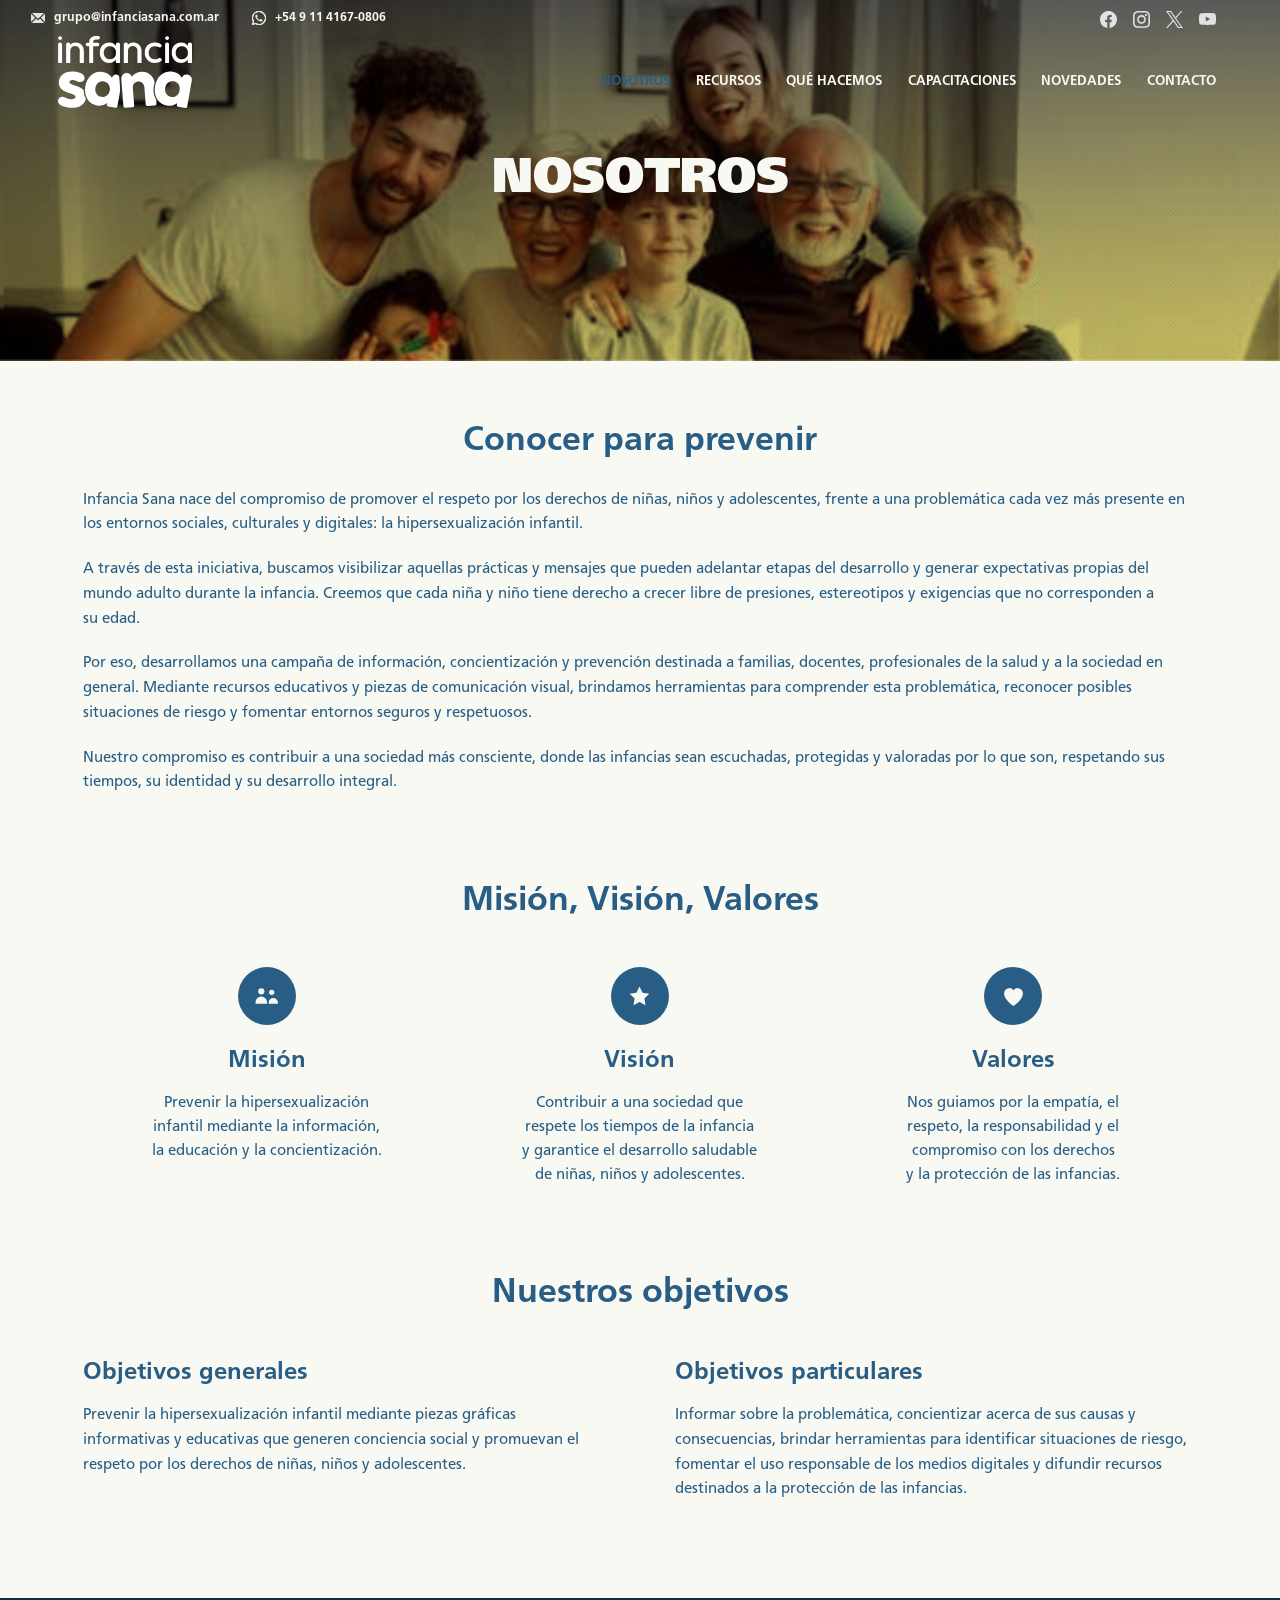
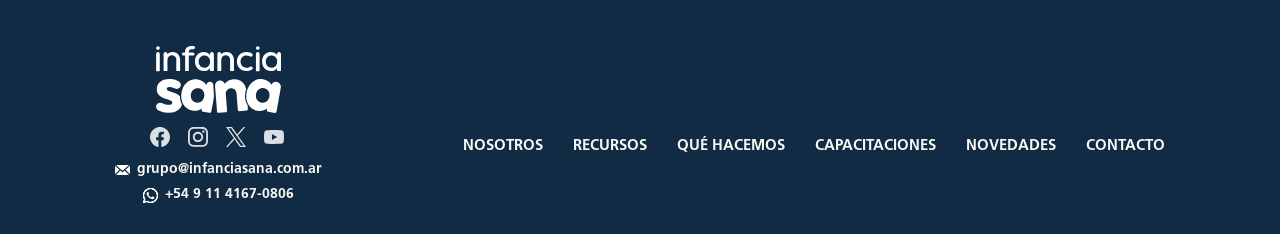
<file: nosotros.html>
<!DOCTYPE html>
<html lang="es">
<head>
    <meta charset="UTF-8">
    <meta name="viewport" content="width=device-width, initial-scale=1.0">

    <title>Nosotros | Infancia Sana</title>

    <!-- ESTILOS -->
    <link rel="stylesheet" href="css/style.css">
    <link rel="stylesheet" href="css/nosotros.css">

    <!-- FAVICON -->
    <link rel="icon" type="image/x-icon" href="assets/images/favicon.ico">
</head>

<body>

    <!-- HEADER -->
    <header class="header header-nosotros">

        <!-- FONDO -->
        <div class="header-background">
            <img
                src="assets/images/nosotros_header.jpg"
                alt="Familia reunida"
                class="header-image"
            >

            <div class="header-gradient header-gradient-nosotros"></div>
            <div class="header-texture"></div>
        </div>

        <!-- CONTACTO -->
        <div class="header-contact">

            <a href="mailto:grupo@infanciasana.com.ar">
                <img src="assets/images/icon_mail.svg" alt="Correo electrónico">
                <span>grupo@infanciasana.com.ar</span>
            </a>

            <a href="https://wa.me/5491141670806" target="_blank">
                <img src="assets/images/icon_wsp.svg" alt="WhatsApp">
                <span>+54 9 11 4167-0806</span>
            </a>

        </div>

        <!-- REDES SOCIALES -->
        <div class="header-social">

            <a href="#" target="_blank">
                <img src="assets/images/icon_facebook.svg" alt="Facebook">
            </a>

            <a href="https://www.instagram.com/infanciasana.ar/" target="_blank">
                <img src="assets/images/icon_instagram.svg" alt="Instagram">
            </a>

            <a href="#" target="_blank">
                <img src="assets/images/icon_twitter.svg" alt="Twitter">
            </a>

            <a href="#" target="_blank">
                <img src="assets/images/icon_youtube.svg" alt="YouTube">
            </a>

        </div>

        <!-- NAVEGACIÓN -->
        <nav class="navbar">
            <a href="index.html" class="logo">
                <img
                    src="assets/images/logo-infancia-sana.svg?v=3"
                    alt="Infancia Sana"
                    class="logo-normal"
                >

                <img
                    src="assets/images/logo-infancia-sana-color.svg"
                    alt=""
                    class="logo-color"
                >
            </a>

            <ul class="nav-links">
                <li><a href="nosotros.html" class="activo">NOSOTROS</a></li>
                <li><a href="recursos.html">RECURSOS</a></li>
                <li><a href="que-hacemos.html">QUÉ HACEMOS</a></li>
                <li><a href="capacitaciones.html">CAPACITACIONES</a></li>
                <li><a href="novedades.html">NOVEDADES</a></li>
                <li><a href="contacto.html">CONTACTO</a></li>
            </ul>

        </nav>

        <!-- TÍTULO CENTRAL -->
        <div class="header-content">
            <h1>NOSOTROS</h1>
        </div>

    </header>


    
    <main class="nosotros-main">

    <!-- CONOCER PARA PREVENIR -->
    <section class="nosotros-intro">
        <h1>Conocer para prevenir</h1>

        <div class="intro-text">
            <p>
                Infancia Sana nace del compromiso de promover el respeto por los derechos de niñas, niños y adolescentes, frente a una problemática cada vez más presente en los entornos sociales, culturales y digitales: la hipersexualización infantil.
            </p>

            <p>
                A través de esta iniciativa, buscamos visibilizar aquellas prácticas y mensajes que pueden adelantar etapas del desarrollo y generar expectativas propias del mundo adulto durante la infancia. Creemos que cada niña y niño tiene derecho a crecer libre de presiones, estereotipos y exigencias que no corresponden a su edad.
            </p>

            <p>
                Por eso, desarrollamos una campaña de información, concientización y prevención destinada a familias, docentes, profesionales de la salud y a la sociedad en general. Mediante recursos educativos y piezas de comunicación visual, brindamos herramientas para comprender esta problemática, reconocer posibles situaciones de riesgo y fomentar entornos seguros y respetuosos.
            </p>

            <p>
                Nuestro compromiso es contribuir a una sociedad más consciente, donde las infancias sean escuchadas, protegidas y valoradas por lo que son, respetando sus tiempos, su identidad y su desarrollo integral.
            </p>
        </div>
    </section>

    <!-- MISIÓN, VISIÓN Y VALORES -->
    <section class="nosotros-mvv">
        <h2>Misión, Visión, Valores</h2>

        <div class="mvv-grid">

            <article class="mvv-item">
                <div class="mvv-icon">
<svg viewBox="0 0 24 24" aria-hidden="true">

    <!-- Persona izquierda -->
    <circle cx="7" cy="7" r="3"/>
    <path d="M1.5 19v-1.5a5.5 5.5 0 0 1 11 0V19z"/>

    <!-- Persona derecha -->
    <circle cx="17" cy="8" r="2.5"/>
    <path d="M14 19v-1a4.5 4.5 0 0 1 9 0v1z"/>

</svg>
                </div>
                <h3>Misión</h3>
                <p>
                    Prevenir la hipersexualización infantil mediante la información, la educación y la concientización.
                </p>
            </article>

            <article class="mvv-item">
                <div class="mvv-icon">
                    <svg viewBox="0 0 24 24" aria-hidden="true">
                        <path d="m12 2.5 2.9 5.9 6.5.9-4.7 4.6 1.1 6.5-5.8-3.1-5.8 3.1 1.1-6.5-4.7-4.6 6.5-.9L12 2.5Z"/>
                    </svg>
                </div>
                <h3>Visión</h3>
                <p>
                    Contribuir a una sociedad que respete los tiempos de la infancia y garantice el desarrollo saludable de niñas, niños y adolescentes.
                </p>
            </article>

            <article class="mvv-item">
                <div class="mvv-icon">
                    <svg viewBox="0 0 24 24" aria-hidden="true">
                        <path d="M12 21s-9-5.8-9-12a5 5 0 0 1 9-3 5 5 0 0 1 9 3c0 6.2-9 12-9 12Z"/>
                    </svg>
                </div>
                <h3>Valores</h3>
                <p>
                    Nos guiamos por la empatía, el respeto, la responsabilidad y el compromiso con los derechos y la protección de las infancias.
                </p>
            </article>

        </div>
    </section>

    <!-- OBJETIVOS -->
    <section class="nosotros-objetivos">
        <h2>Nuestros objetivos</h2>

        <div class="objetivos-grid">

            <article class="objetivo-item">
                <h3>Objetivos generales</h3>
                <p>
                    Prevenir la hipersexualización infantil mediante piezas gráficas informativas y educativas que generen conciencia social y promuevan el respeto por los derechos de niñas, niños y adolescentes.
                </p>
            </article>

            <article class="objetivo-item">
                <h3>Objetivos particulares</h3>
                <p>
                    Informar sobre la problemática, concientizar acerca de sus causas y consecuencias, brindar herramientas para identificar situaciones de riesgo, fomentar el uso responsable de los medios digitales y difundir recursos destinados a la protección de las infancias.
                </p>
            </article>

        </div>
    </section>

    </main>



    <!-- FOOTER -->
    <footer class="footer">

        <div class="footer-content">

            <!-- LOGO Y CONTACTO -->
            <div class="footer-brand">

                <a href="index.html" class="footer-logo">
                    <img
                        src="assets/images/logo-infancia-sana.svg?v=3"
                        alt="Infancia Sana"
                    >
                </a>

                <div class="footer-social">

                    <a href="#" target="_blank">
                        <img src="assets/images/icon_facebook.svg" alt="Facebook">
                    </a>

                    <a href="https://www.instagram.com/infanciasana.ar/" target="_blank">
                        <img src="assets/images/icon_instagram.svg" alt="Instagram">
                    </a>

                    <a href="#" target="_blank">
                        <img src="assets/images/icon_twitter.svg" alt="Twitter">
                    </a>

                    <a href="#" target="_blank">
                        <img src="assets/images/icon_youtube.svg" alt="YouTube">
                    </a>

                </div>

                <div class="footer-contact">

                    <a href="mailto:grupo@infanciasana.com.ar">
                        <img src="assets/images/icon_mail.svg" alt="">
                        grupo@infanciasana.com.ar
                    </a>

                    <a href="https://wa.me/5491141670806" target="_blank">
                        <img src="assets/images/icon_wsp.svg" alt="">
                        +54 9 11 4167-0806
                    </a>

                </div>

            </div>

            <!-- NAVEGACIÓN -->
            <nav class="footer-nav">

                <a href="nosotros.html">NOSOTROS</a>
                <a href="recursos.html">RECURSOS</a>
                <a href="que-hacemos.html">QUÉ HACEMOS</a>
                <a href="capacitaciones.html">CAPACITACIONES</a>
                <a href="novedades.html">NOVEDADES</a>
                <a href="contacto.html">CONTACTO</a>

            </nav>

        </div>

    </footer>

    <!-- JAVASCRIPT -->
    <script src="JS/nosotros.js"></script>

</body>
</html>
</file>
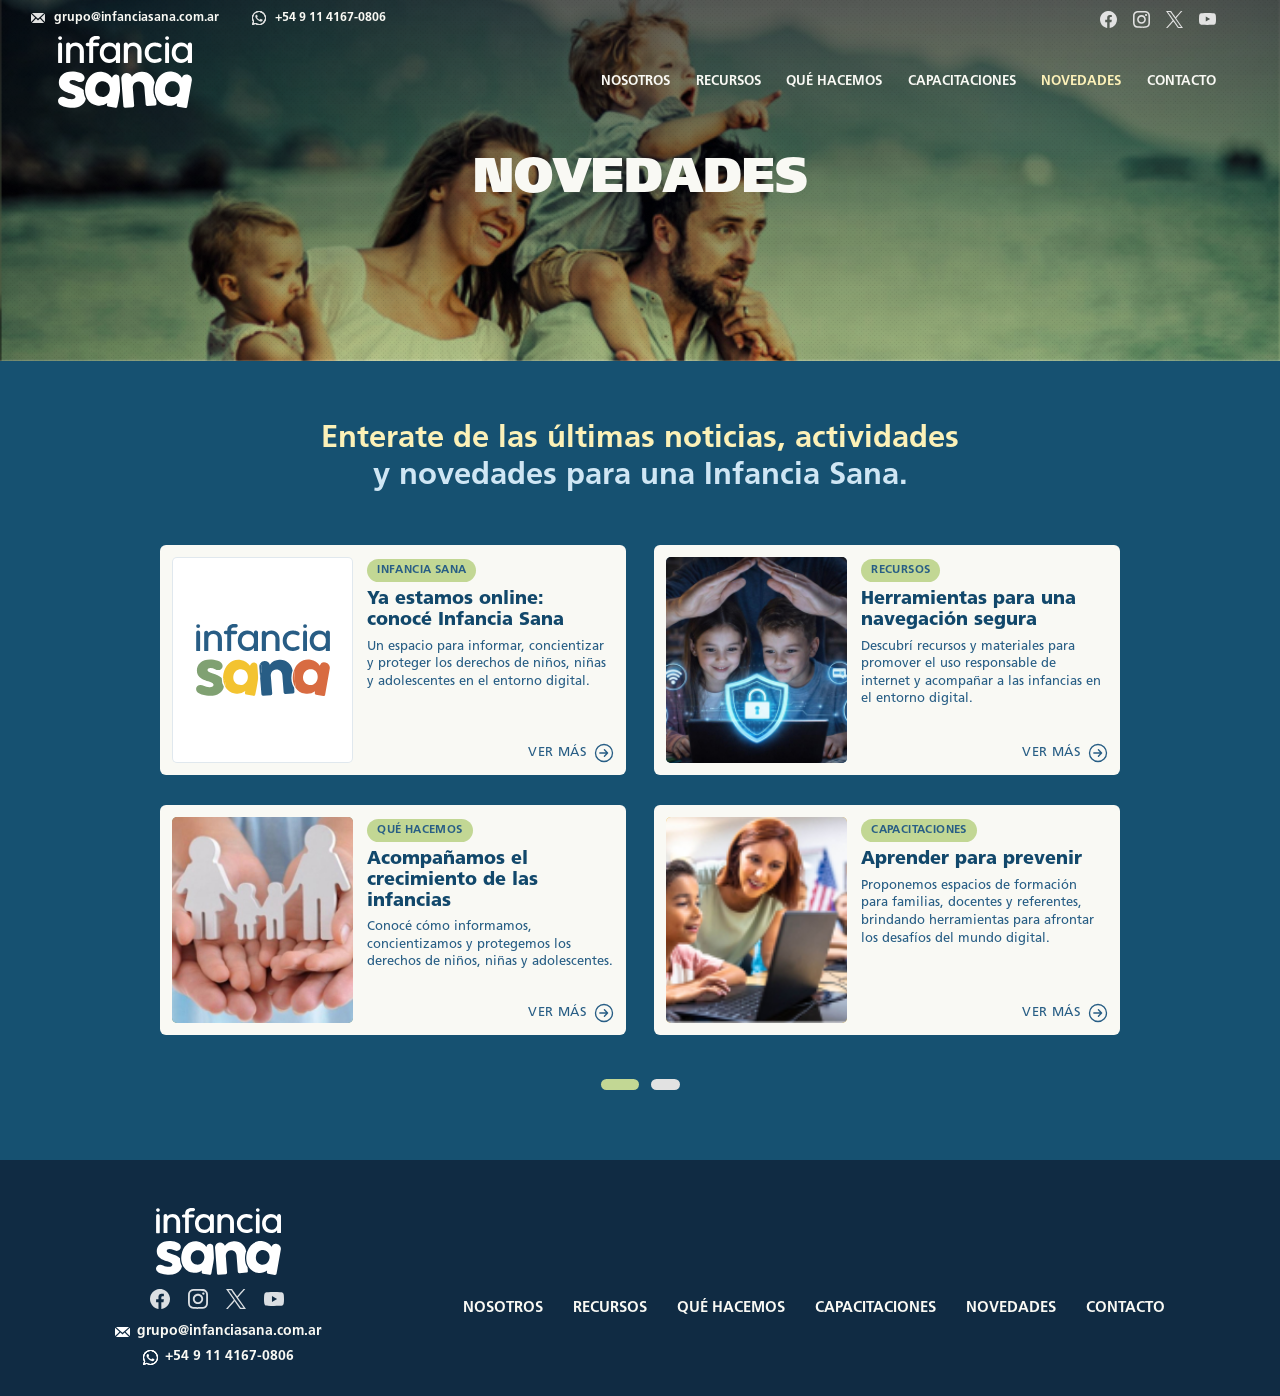
<file: novedades.html>
<!DOCTYPE html>
<html lang="es">

<head>
    <meta charset="UTF-8">
    <meta name="viewport" content="width=device-width, initial-scale=1.0">

    <title>Novedades | Infancia Sana</title>

    <!-- ESTILOS -->
    <link rel="stylesheet" href="css/style.css">
    <link rel="stylesheet" href="css/novedad-card.css">
    <link rel="stylesheet" href="css/novedades.css">

    <!-- FAVICON -->
    <link rel="icon" type="image/x-icon" href="assets/images/favicon.ico">
</head>

<body>

    <!-- ==================================================
         01. ENCABEZADO
    ================================================== -->

    <header class="header header-novedades">

        <div class="header-background">

            <!-- IMAGEN: novedades_header.jpg -->
            <div
                class="header-image header-image-placeholder"
                data-imagen="novedades_header.jpg">
            </div>

            <!-- GRADIENTE PROPIO -->
            <div class="header-gradient header-gradient-novedades"></div>

            <!-- TEXTURA COMPARTIDA -->
            <div class="header-texture"></div>

        </div>


        <!-- CONTACTO -->

        <div class="header-contact">

            <a href="mailto:grupo@infanciasana.com.ar">
                <img src="assets/images/icon_mail.svg" alt="Correo electrónico">
                <span>grupo@infanciasana.com.ar</span>
            </a>

            <a href="https://wa.me/5491141670806" target="_blank" rel="noopener noreferrer">
                <img src="assets/images/icon_wsp.svg" alt="WhatsApp">
                <span>+54 9 11 4167-0806</span>
            </a>

        </div>


        <!-- REDES SOCIALES -->

        <div class="header-social">

            <a href="#" target="_blank" rel="noopener noreferrer">
                <img src="assets/images/icon_facebook.svg" alt="Facebook">
            </a>

            <a href="https://www.instagram.com/infanciasana.ar/" target="_blank" rel="noopener noreferrer">
                <img src="assets/images/icon_instagram.svg" alt="Instagram">
            </a>

            <a href="#" target="_blank" rel="noopener noreferrer">
                <img src="assets/images/icon_twitter.svg" alt="Twitter">
            </a>

            <a href="#" target="_blank" rel="noopener noreferrer">
                <img src="assets/images/icon_youtube.svg" alt="YouTube">
            </a>

        </div>


        <!-- NAVEGACIÓN -->

        <nav class="navbar">

            <a href="index.html" class="logo">

                <img
                    src="assets/images/logo-infancia-sana.svg?v=3"
                    alt="Infancia Sana"
                    class="logo-normal"
                >

                <img
                    src="assets/images/logo-infancia-sana-color.svg"
                    alt=""
                    class="logo-color"
                >

            </a>

            <ul class="nav-links">

                <li><a href="nosotros.html">NOSOTROS</a></li>
                <li><a href="recursos.html">RECURSOS</a></li>
                <li><a href="que-hacemos.html">QUÉ HACEMOS</a></li>
                <li><a href="capacitaciones.html">CAPACITACIONES</a></li>
                <li><a href="novedades.html" class="activo">NOVEDADES</a></li>
                <li><a href="contacto.html">CONTACTO</a></li>

            </ul>

        </nav>


        <!-- TÍTULO -->

        <div class="header-content">
            <h1>NOVEDADES</h1>
        </div>

    </header>



    <!-- ==================================================
         02. CONTENIDO PRINCIPAL
    ================================================== -->

    <main class="novedades-main">

        <section class="novedades-contenido">

            <!-- PRESENTACIÓN -->

            <div class="novedades-presentacion">

                <h2>
                    <span class="linea-amarilla">
                        Enterate de las últimas noticias, actividades
                    </span>
                    <span class="linea-celeste">
                        y novedades para una Infancia Sana.
                    </span>
                </h2>

            </div>


            <!-- TARJETAS (se generan desde JS/novedades-data.js) -->

            <div class="novedades-grid" aria-live="polite"></div>


            <!-- PAGINACIÓN -->

            <nav class="novedades-paginas" aria-label="Páginas de novedades" hidden></nav>

        </section>

    </main>



    <!-- ==================================================
         03. FOOTER
    ================================================== -->

    <footer class="footer">

        <div class="footer-content">


            <!-- LOGO Y CONTACTO -->

            <div class="footer-brand">

                <a href="index.html" class="footer-logo">

                    <img
                        src="assets/images/logo-infancia-sana.svg?v=3"
                        alt="Infancia Sana"
                    >

                </a>


                <div class="footer-social">

                    <a href="#" target="_blank" rel="noopener noreferrer">
                        <img src="assets/images/icon_facebook.svg" alt="Facebook">
                    </a>

                    <a href="https://www.instagram.com/infanciasana.ar/" target="_blank" rel="noopener noreferrer">
                        <img src="assets/images/icon_instagram.svg" alt="Instagram">
                    </a>

                    <a href="#" target="_blank" rel="noopener noreferrer">
                        <img src="assets/images/icon_twitter.svg" alt="Twitter">
                    </a>

                    <a href="#" target="_blank" rel="noopener noreferrer">
                        <img src="assets/images/icon_youtube.svg" alt="YouTube">
                    </a>

                </div>


                <div class="footer-contact">

                    <a href="mailto:grupo@infanciasana.com.ar">
                        <img src="assets/images/icon_mail.svg" alt="">
                        grupo@infanciasana.com.ar
                    </a>

                    <a href="https://wa.me/5491141670806" target="_blank" rel="noopener noreferrer">
                        <img src="assets/images/icon_wsp.svg" alt="">
                        +54 9 11 4167-0806
                    </a>

                </div>

            </div>



            <!-- NAVEGACIÓN -->

            <nav class="footer-nav">

                <a href="nosotros.html">NOSOTROS</a>
                <a href="recursos.html">RECURSOS</a>
                <a href="que-hacemos.html">QUÉ HACEMOS</a>
                <a href="capacitaciones.html">CAPACITACIONES</a>
                <a href="novedades.html">NOVEDADES</a>
                <a href="contacto.html">CONTACTO</a>

            </nav>

        </div>

    </footer>



    <!-- ==================================================
         04. JAVASCRIPT
    ================================================== -->

    <script src="JS/novedades-data.js"></script>
    <script src="JS/script.js"></script>
    <script src="JS/novedades.js"></script>

</body>

</html>
</file>
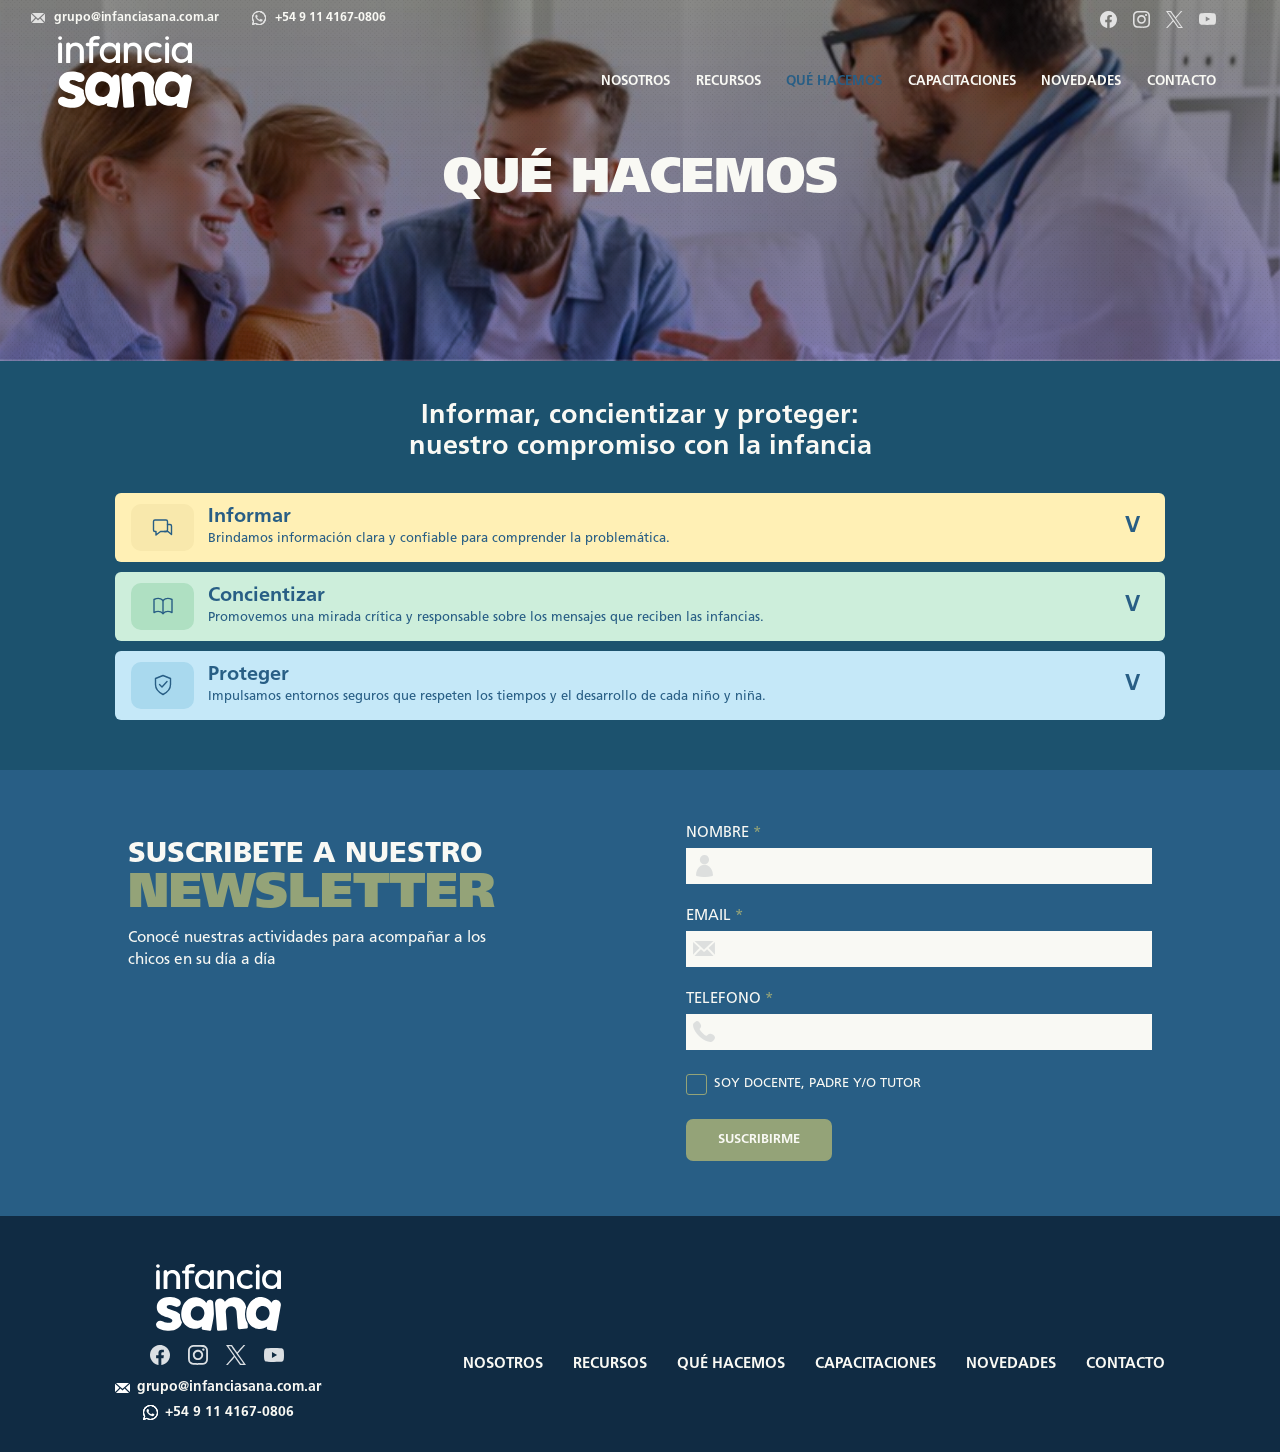
<file: que-hacemos.html>
<!DOCTYPE html>
<html lang="es">

<head>
    <meta charset="UTF-8">
    <meta name="viewport" content="width=device-width, initial-scale=1.0">

    <title>Qué hacemos | Infancia Sana</title>

    <!-- ESTILOS -->
    <link rel="stylesheet" href="css/style.css">
    <link rel="stylesheet" href="css/programas.css">

    <!-- FAVICON -->
    <link rel="icon" type="image/x-icon" href="assets/images/favicon.ico">
</head>

<body>

    <!-- ==================================================
         HEADER
    ================================================== -->

    <header class="header header-programas">

        <!-- FONDO -->
        <div class="header-background">

            <img
                src="assets/images/programas_header.jpg"
                alt="Familia acompañada por profesionales"
                class="header-image"
            >

            <div class="header-gradient header-gradient-programas"></div>
            <div class="header-texture"></div>

        </div>


        <!-- CONTACTO -->
        <div class="header-contact">

            <a href="mailto:grupo@infanciasana.com.ar">
                <img src="assets/images/icon_mail.svg" alt="Correo electrónico">
                <span>grupo@infanciasana.com.ar</span>
            </a>

            <a href="https://wa.me/5491141670806" target="_blank">
                <img src="assets/images/icon_wsp.svg" alt="WhatsApp">
                <span>+54 9 11 4167-0806</span>
            </a>

        </div>


        <!-- REDES SOCIALES -->
        <div class="header-social">

            <a href="#" target="_blank">
                <img src="assets/images/icon_facebook.svg" alt="Facebook">
            </a>

            <a href="https://www.instagram.com/infanciasana.ar/" target="_blank">
                <img src="assets/images/icon_instagram.svg" alt="Instagram">
            </a>

            <a href="#" target="_blank">
                <img src="assets/images/icon_twitter.svg" alt="Twitter">
            </a>

            <a href="#" target="_blank">
                <img src="assets/images/icon_youtube.svg" alt="YouTube">
            </a>

        </div>


        <!-- NAVEGACIÓN -->
        <nav class="navbar">

            <a href="index.html" class="logo">

                <img
                    src="assets/images/logo-infancia-sana.svg?v=3"
                    alt="Infancia Sana"
                    class="logo-normal"
                >

                <img
                    src="assets/images/logo-infancia-sana-color.svg"
                    alt=""
                    class="logo-color"
                >

            </a>

            <ul class="nav-links">

                <li><a href="nosotros.html">NOSOTROS</a></li>
                <li><a href="recursos.html">RECURSOS</a></li>
                <li><a href="que-hacemos.html" class="activo">QUÉ HACEMOS</a></li>
                <li><a href="capacitaciones.html">CAPACITACIONES</a></li>
                <li><a href="novedades.html">NOVEDADES</a></li>
                <li><a href="contacto.html">CONTACTO</a></li>

            </ul>

        </nav>


        <!-- TÍTULO CENTRAL -->
        <div class="header-content">

            <h1>QUÉ HACEMOS</h1>

        </div>

    </header>



    <!-- ==================================================
         CONTENIDO PRINCIPAL
    ================================================== -->

    <main class="programas-main">

        <section class="programas-contenido">

            <div class="programas-heading">

                <h2>
                    Informar, concientizar y proteger:
                    <br>
                    nuestro compromiso con la infancia
                </h2>

            </div>


            <!-- ==========================================
                 PROGRAMA: INFORMAR
            ========================================== -->

            <div class="programas-acordeon">

                <article class="programa-item programa-informar">

                    <button
                        class="programa-toggle"
                        type="button"
                        aria-expanded="false"
                        aria-controls="contenido-informar"
                    >

                        <span class="programa-icono">

                            <svg viewBox="0 0 48 48" fill="none"
                                 stroke="currentColor" stroke-width="2.8"
                                 stroke-linecap="round" stroke-linejoin="round">

                                <path d="M8 10h22a3 3 0 0 1 3 3v17a3 3 0 0 1-3 3H19l-9 7v-7h-2a3 3 0 0 1-3-3V13a3 3 0 0 1 3-3z"/>
                                <path d="M33 19h5a3 3 0 0 1 3 3v17l-7-6h-7"/>

                            </svg>

                        </span>

                        <span class="programa-titulo">

                            <strong>Informar</strong>

                            <span>
                                Brindamos información clara y confiable para comprender la problemática.
                            </span>

                        </span>

                        <span class="programa-flecha">V</span>

                    </button>


                    <div
                        class="programa-descripcion"
                        id="contenido-informar"
                        hidden
                    >

                        <div class="programa-descripcion-contenido">

                            <h3>Información para comprender</h3>

                            <p>
                                Creemos que el conocimiento es una herramienta
                                fundamental para reconocer la hipersexualización
                                infantil y comprender cómo puede manifestarse en
                                distintos espacios de la vida cotidiana.
                            </p>

                            <p>
                                Por eso, ofrecemos contenidos educativos,
                                materiales informativos y recursos que permiten
                                identificar prácticas, mensajes y situaciones
                                que pueden afectar el desarrollo de las infancias.
                            </p>

                        </div>

                    </div>

                </article>



                <!-- ==========================================
                     PROGRAMA: CONCIENTIZAR
                ========================================== -->

                <article class="programa-item programa-concientizar">

                    <button
                        class="programa-toggle"
                        type="button"
                        aria-expanded="false"
                        aria-controls="contenido-concientizar"
                    >

                        <span class="programa-icono">

                            <svg viewBox="0 0 48 48" fill="none"
                                 stroke="currentColor" stroke-width="2.8"
                                 stroke-linecap="round" stroke-linejoin="round">

                                <path d="M24 13c-5-5-12-5-18-2v26c6-3 13-3 18 2"/>
                                <path d="M24 13c5-5 12-5 18-2v26c-6-3-13-3-18 2"/>
                                <path d="M24 13v26"/>

                            </svg>

                        </span>

                        <span class="programa-titulo">

                            <strong>Concientizar</strong>

                            <span>
                                Promovemos una mirada crítica y responsable sobre los mensajes que reciben las infancias.
                            </span>

                        </span>

                        <span class="programa-flecha">V</span>

                    </button>


                    <div
                        class="programa-descripcion"
                        id="contenido-concientizar"
                        hidden
                    >

                        <div class="programa-descripcion-contenido">

                            <h3>Una mirada más consciente</h3>

                            <p>
                                Buscamos generar reflexión sobre los modelos,
                                estereotipos y mensajes que circulan en los
                                medios de comunicación, las redes sociales y
                                otros espacios de la sociedad.
                            </p>

                            <p>
                                A través de campañas y propuestas de
                                sensibilización, promovemos el respeto por
                                las distintas etapas del crecimiento y la
                                construcción de entornos que valoren la infancia.
                            </p>

                        </div>

                    </div>

                </article>



                <!-- ==========================================
                     PROGRAMA: PROTEGER
                ========================================== -->

                <article class="programa-item programa-proteger">

                    <button
                        class="programa-toggle"
                        type="button"
                        aria-expanded="false"
                        aria-controls="contenido-proteger"
                    >

                        <span class="programa-icono">

                            <svg viewBox="0 0 48 48" fill="none"
                                 stroke="currentColor" stroke-width="2.8"
                                 stroke-linecap="round" stroke-linejoin="round">

                                <path d="M24 5 39 11v12c0 10-7 16-15 20C16 39 9 33 9 23V11L24 5z"/>
                                <path d="m17 23 5 5 10-11"/>

                            </svg>

                        </span>

                        <span class="programa-titulo">

                            <strong>Proteger</strong>

                            <span>
                                Impulsamos entornos seguros que respeten los tiempos y el desarrollo de cada niño y niña.
                            </span>

                        </span>

                        <span class="programa-flecha">V</span>

                    </button>


                    <div
                        class="programa-descripcion"
                        id="contenido-proteger"
                        hidden
                    >

                        <div class="programa-descripcion-contenido">

                            <h3>El cuidado de las infancias</h3>

                            <p>
                                Promovemos el compromiso de las familias,
                                las instituciones educativas y la sociedad
                                en la construcción de espacios seguros,
                                respetuosos y libres de presiones adultas.
                            </p>

                            <p>
                                Buscamos brindar herramientas para acompañar
                                a niñas, niños y adolescentes, reconocer
                                situaciones de riesgo y defender sus derechos,
                                respetando sus necesidades y tiempos de desarrollo.
                            </p>

                        </div>

                    </div>

                </article>

            </div>

        </section>

    </main>



    <!-- ==================================================
         NEWSLETTER
    ================================================== -->

    <section class="newsletter">

        <div class="newsletter-content">

            <div class="newsletter-text">

                <h2>
                    SUSCRIBETE A NUESTRO
                    <span>NEWSLETTER</span>
                </h2>

                <p>
                    Conocé nuestras actividades para
                    acompañar a los chicos en su día a día
                </p>

            </div>


            <form class="newsletter-form">

                <div class="form-group">

                    <label for="newsletter-nombre">
                        NOMBRE <span>*</span>
                    </label>

                    <div class="input-wrapper">

                        <img src="assets/images/icon_user.svg" alt="">

                        <input
                            type="text"
                            id="newsletter-nombre"
                            name="nombre"
                            required
                        >

                    </div>

                </div>


                <div class="form-group">

                    <label for="newsletter-email">
                        EMAIL <span>*</span>
                    </label>

                    <div class="input-wrapper">

                        <img src="assets/images/icon_mail_2.svg" alt="">

                        <input
                            type="email"
                            id="newsletter-email"
                            name="email"
                            required
                        >

                    </div>

                </div>


                <div class="form-group">

                    <label for="newsletter-telefono">
                        TELEFONO <span>*</span>
                    </label>

                    <div class="input-wrapper">

                        <img src="assets/images/icon_phone.svg" alt="">

                        <input
                            type="tel"
                            id="newsletter-telefono"
                            name="telefono"
                            required
                        >

                    </div>

                </div>


                <label class="newsletter-checkbox">

                    <input type="checkbox" name="pertenencia">

                    <span>SOY DOCENTE, PADRE Y/O TUTOR</span>

                </label>


                <button type="submit" class="newsletter-button">
                    SUSCRIBIRME
                </button>

            </form>

        </div>

    </section>



    <!-- ==================================================
         FOOTER
    ================================================== -->

    <footer class="footer">

        <div class="footer-content">


            <!-- LOGO Y CONTACTO -->
            <div class="footer-brand">

                <a href="index.html" class="footer-logo">

                    <img
                        src="assets/images/logo-infancia-sana.svg?v=3"
                        alt="Infancia Sana"
                    >

                </a>


                <div class="footer-social">

                    <a href="#" target="_blank">
                        <img src="assets/images/icon_facebook.svg" alt="Facebook">
                    </a>

                    <a href="https://www.instagram.com/infanciasana.ar/" target="_blank">
                        <img src="assets/images/icon_instagram.svg" alt="Instagram">
                    </a>

                    <a href="#" target="_blank">
                        <img src="assets/images/icon_twitter.svg" alt="Twitter">
                    </a>

                    <a href="#" target="_blank">
                        <img src="assets/images/icon_youtube.svg" alt="YouTube">
                    </a>

                </div>


                <div class="footer-contact">

                    <a href="mailto:grupo@infanciasana.com.ar">

                        <img src="assets/images/icon_mail.svg" alt="">

                        grupo@infanciasana.com.ar

                    </a>


                    <a href="https://wa.me/5491141670806" target="_blank">

                        <img src="assets/images/icon_wsp.svg" alt="">

                        +54 9 11 4167-0806

                    </a>

                </div>

            </div>



            <!-- NAVEGACIÓN -->
            <nav class="footer-nav">

                <a href="nosotros.html">NOSOTROS</a>
                <a href="recursos.html">RECURSOS</a>
                <a href="que-hacemos.html">QUÉ HACEMOS</a>
                <a href="capacitaciones.html">CAPACITACIONES</a>
                <a href="novedades.html">NOVEDADES</a>
                <a href="contacto.html">CONTACTO</a>

            </nav>

        </div>

    </footer>



    <!-- ==================================================
         JAVASCRIPT
    ================================================== -->

    <script src="JS/script.js"></script>
    <script src="JS/programas.js"></script>

</body>

</html>
</file>
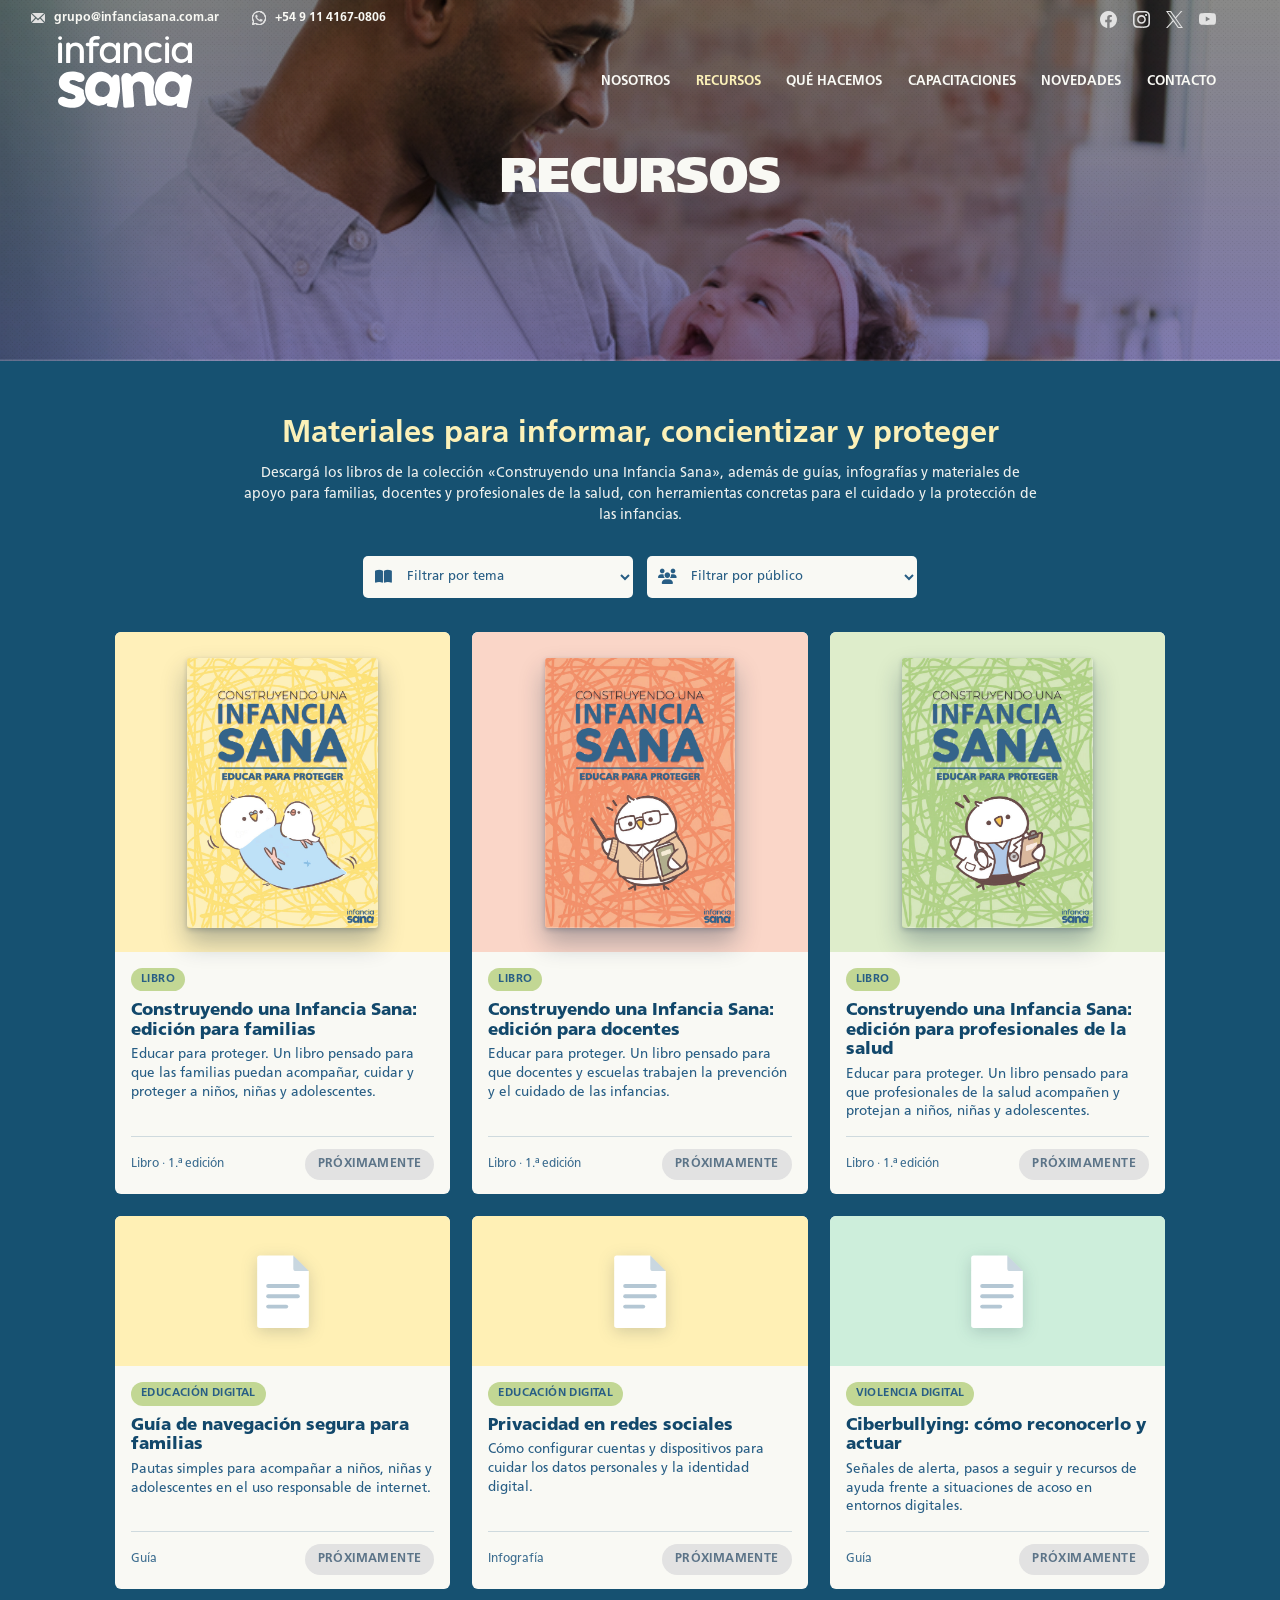
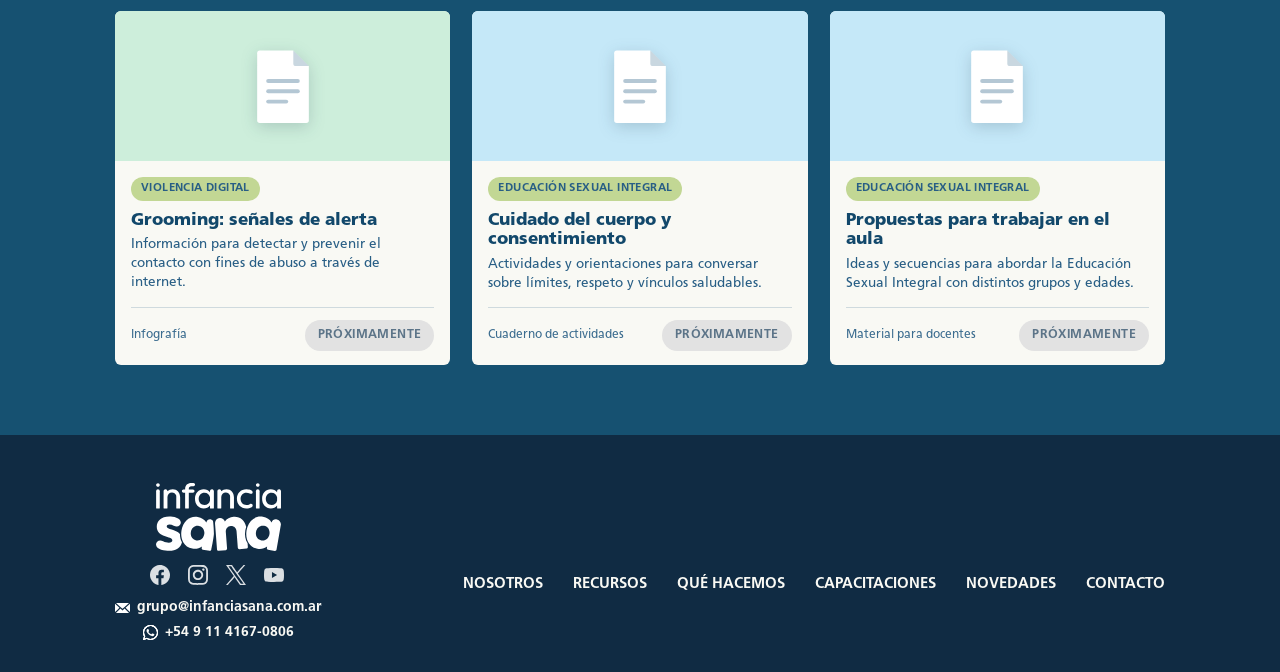
<file: recursos.html>
<!DOCTYPE html>
<html lang="es">

<head>
    <meta charset="UTF-8">
    <meta name="viewport" content="width=device-width, initial-scale=1.0">

    <title>Recursos | Infancia Sana</title>

    <!-- ESTILOS -->
    <link rel="stylesheet" href="css/style.css">
    <link rel="stylesheet" href="css/recursos.css">
    <link rel="stylesheet" href="https://cdnjs.cloudflare.com/ajax/libs/font-awesome/6.7.2/css/all.min.css">

    <!-- FAVICON -->
    <link rel="icon" type="image/x-icon" href="assets/images/favicon.ico">
</head>

<body>

    <!-- ==================================================
         01. ENCABEZADO
    ================================================== -->

    <header class="header">

        <!-- IMAGEN DE FONDO Y CAPAS (igual que el home) -->
        <div class="header-background">
            <img
                src="assets/images/recursos_header.jpg"
                alt="Imagen de fondo"
                class="header-image"
            >
            <div class="header-gradient"></div>
            <div class="header-texture"></div>
        </div>

        <!-- CONTACTO -->

        <div class="header-contact">

            <a href="mailto:grupo@infanciasana.com.ar">
                <img src="assets/images/icon_mail.svg" alt="Correo electrónico">
                <span>grupo@infanciasana.com.ar</span>
            </a>

            <a href="https://wa.me/5491141670806" target="_blank" rel="noopener noreferrer">
                <img src="assets/images/icon_wsp.svg" alt="WhatsApp">
                <span>+54 9 11 4167-0806</span>
            </a>

        </div>


        <!-- REDES SOCIALES -->

        <div class="header-social">

            <a href="#" target="_blank" rel="noopener noreferrer">
                <img src="assets/images/icon_facebook.svg" alt="Facebook">
            </a>

            <a href="https://www.instagram.com/infanciasana.ar/" target="_blank" rel="noopener noreferrer">
                <img src="assets/images/icon_instagram.svg" alt="Instagram">
            </a>

            <a href="#" target="_blank" rel="noopener noreferrer">
                <img src="assets/images/icon_twitter.svg" alt="Twitter">
            </a>

            <a href="#" target="_blank" rel="noopener noreferrer">
                <img src="assets/images/icon_youtube.svg" alt="YouTube">
            </a>

        </div>


        <!-- NAVEGACIÓN -->

        <nav class="navbar">

            <a href="index.html" class="logo">

                <img
                    src="assets/images/logo-infancia-sana.svg?v=3"
                    alt="Infancia Sana"
                    class="logo-normal"
                >

                <img
                    src="assets/images/logo-infancia-sana-color.svg"
                    alt=""
                    class="logo-color"
                >

            </a>

            <ul class="nav-links">

                <li><a href="nosotros.html">NOSOTROS</a></li>
                <li><a href="recursos.html" class="activo">RECURSOS</a></li>
                <li><a href="que-hacemos.html">QUÉ HACEMOS</a></li>
                <li><a href="capacitaciones.html">CAPACITACIONES</a></li>
                <li><a href="novedades.html">NOVEDADES</a></li>
                <li><a href="contacto.html">CONTACTO</a></li>

            </ul>

        </nav>


        <!-- TÍTULO -->

        <div class="header-content">
            <h1>RECURSOS</h1>
        </div>

    </header>



    <!-- ==================================================
         02. CONTENIDO PRINCIPAL
    ================================================== -->

    <main class="recursos-main">

        <section class="recursos-contenido">

            <!-- PRESENTACIÓN -->

            <div class="recursos-presentacion">

                <h2>Materiales para informar, concientizar y proteger</h2>

                <p>
                    Descargá los libros de la colección «Construyendo una
                    Infancia Sana», además de guías, infografías y materiales
                    de apoyo para familias, docentes y profesionales de la
                    salud, con herramientas concretas para el cuidado y la
                    protección de las infancias.
                </p>

            </div>


            <!-- FILTROS -->

            <div class="recursos-filtros">

                <div class="filtro-grupo">

                    <label for="filtro-tema" class="visually-hidden">
                        Filtrar por tema
                    </label>

                    <div class="filtro-contenedor">

                        <span class="filtro-icono" aria-hidden="true">
                            <i class="fa-solid fa-book-open"></i>
                        </span>

                        <select id="filtro-tema" name="tema">
                            <option value="todos">Filtrar por tema</option>
                            <option value="libro">Libros</option>
                            <option value="educacion-digital">Educación digital</option>
                            <option value="violencia-digital">Violencia digital</option>
                            <option value="esi">Educación sexual integral</option>
                        </select>

                    </div>

                </div>

                <div class="filtro-grupo">

                    <label for="filtro-publico" class="visually-hidden">
                        Filtrar por público
                    </label>

                    <div class="filtro-contenedor">

                        <span class="filtro-icono" aria-hidden="true">
                            <i class="fa-solid fa-users"></i>
                        </span>

                        <select id="filtro-publico" name="publico">
                            <option value="todos">Filtrar por público</option>
                            <option value="docentes">Docentes</option>
                            <option value="familias">Familias</option>
                            <option value="salud">Profesionales de la salud</option>
                            <option value="ninos">Niños, niñas y adolescentes</option>
                        </select>

                    </div>

                </div>

            </div>


            <!-- RECURSOS (se generan desde JS/recursos-data.js) -->

            <div class="recursos-listado"></div>

            <p class="recursos-vacio" hidden>
                No encontramos recursos con esos filtros.
            </p>

        </section>

    </main>



    <!-- ==================================================
         03. FOOTER
    ================================================== -->

    <footer class="footer">

        <div class="footer-content">


            <!-- LOGO Y CONTACTO -->

            <div class="footer-brand">

                <a href="index.html" class="footer-logo">

                    <img
                        src="assets/images/logo-infancia-sana.svg?v=3"
                        alt="Infancia Sana"
                    >

                </a>


                <div class="footer-social">

                    <a href="#" target="_blank" rel="noopener noreferrer">
                        <img src="assets/images/icon_facebook.svg" alt="Facebook">
                    </a>

                    <a href="https://www.instagram.com/infanciasana.ar/" target="_blank" rel="noopener noreferrer">
                        <img src="assets/images/icon_instagram.svg" alt="Instagram">
                    </a>

                    <a href="#" target="_blank" rel="noopener noreferrer">
                        <img src="assets/images/icon_twitter.svg" alt="Twitter">
                    </a>

                    <a href="#" target="_blank" rel="noopener noreferrer">
                        <img src="assets/images/icon_youtube.svg" alt="YouTube">
                    </a>

                </div>


                <div class="footer-contact">

                    <a href="mailto:grupo@infanciasana.com.ar">
                        <img src="assets/images/icon_mail.svg" alt="">
                        grupo@infanciasana.com.ar
                    </a>

                    <a href="https://wa.me/5491141670806" target="_blank" rel="noopener noreferrer">
                        <img src="assets/images/icon_wsp.svg" alt="">
                        +54 9 11 4167-0806
                    </a>

                </div>

            </div>



            <!-- NAVEGACIÓN -->

            <nav class="footer-nav">

                <a href="nosotros.html">NOSOTROS</a>
                <a href="recursos.html">RECURSOS</a>
                <a href="que-hacemos.html">QUÉ HACEMOS</a>
                <a href="capacitaciones.html">CAPACITACIONES</a>
                <a href="novedades.html">NOVEDADES</a>
                <a href="contacto.html">CONTACTO</a>

            </nav>

        </div>

    </footer>



    <!-- ==================================================
         04. JAVASCRIPT
    ================================================== -->

    <script src="JS/recursos-data.js"></script>
    <script src="JS/script.js"></script>
    <script src="JS/recursos.js"></script>

</body>

</html>
</file>
<file: css/style.css>
/* ==================================================
   INFANCIA SANA
   HOJA DE ESTILOS PRINCIPAL
================================================== */


/* ==================================================
   01. VARIABLES DE COLOR
================================================== */

:root {
    --azul-principal: #285E85;
    --blanco: #F9F9F4;
    --texto: #333333;
}


/* ==================================================
   02. TIPOGRAFÍAS - FRUTIGER LT STD
================================================== */

@font-face {
    font-family: 'Frutiger';
    src: url('../assets/fonts/FrutigerLTStd-Light.otf') format('opentype');
    font-weight: 300;
    font-style: normal;
}

@font-face {
    font-family: 'Frutiger';
    src: url('../assets/fonts/FrutigerLTStd-Roman.otf') format('opentype');
    font-weight: 400;
    font-style: normal;
}

@font-face {
    font-family: 'Frutiger';
    src: url('../assets/fonts/FrutigerLTStd-Bold.otf') format('opentype');
    font-weight: 700;
    font-style: normal;
}

@font-face {
    font-family: 'Frutiger';
    src: url('../assets/fonts/FrutigerLTStd-Black.otf') format('opentype');
    font-weight: 900;
    font-style: normal;
}

@font-face {
    font-family: 'Frutiger';
    src: url('../assets/fonts/FrutigerLTStd-UltraBlack.otf') format('opentype');
    font-weight: 950;
    font-style: normal;
}

@font-face {
    font-family: 'Frutiger';
    src: url('../assets/fonts/FrutigerLTStd-Italic.otf') format('opentype');
    font-weight: 400;
    font-style: italic;
}

@font-face {
    font-family: 'Frutiger';
    src: url('../assets/fonts/FrutigerLTStd-LightItalic.otf') format('opentype');
    font-weight: 300;
    font-style: italic;
}

@font-face {
    font-family: 'Frutiger';
    src: url('../assets/fonts/FrutigerLTStd-BoldItalic.otf') format('opentype');
    font-weight: 700;
    font-style: italic;
}

@font-face {
    font-family: 'Frutiger';
    src: url('../assets/fonts/FrutigerLTStd-BlackItalic.otf') format('opentype');
    font-weight: 900;
    font-style: italic;
}


/* ==================================================
   03. TIPOGRAFÍAS CONDENSADAS
================================================== */

@font-face {
    font-family: 'Frutiger Condensed';
    src: url('../assets/fonts/FrutigerLTStd-Cn.otf') format('opentype');
    font-weight: 400;
}

@font-face {
    font-family: 'Frutiger Condensed';
    src: url('../assets/fonts/FrutigerLTStd-LightCn.otf') format('opentype');
    font-weight: 300;
}

@font-face {
    font-family: 'Frutiger Condensed';
    src: url('../assets/fonts/FrutigerLTStd-BoldCn.otf') format('opentype');
    font-weight: 700;
}

@font-face {
    font-family: 'Frutiger Condensed';
    src: url('../assets/fonts/FrutigerLTStd-BlackCn.otf') format('opentype');
    font-weight: 900;
}

@font-face {
    font-family: 'Frutiger Condensed';
    src: url('../assets/fonts/FrutigerLTStd-ExtraBlackCn.otf') format('opentype');
    font-weight: 950;
}


/* ==================================================
   04. CONFIGURACIÓN GENERAL
================================================== */

* {
    margin: 0;
    padding: 0;
    box-sizing: border-box;
}

html {
    scroll-behavior: smooth;
}

body {
    width: 100%;
    min-width: 320px;
    font-family: 'Frutiger', 'Frutiger LT Std', 'Segoe UI', 'Helvetica Neue', Arial, sans-serif;
    font-weight: 400;
    color: var(--texto);
    background-color: var(--blanco);
}

img {
    max-width: 100%;
}


/* ==================================================
   05. HEADER
================================================== */

.header {
    position: relative;
    width: 100%;
    aspect-ratio: 3.55 / 1;
    min-height: 230px;
    overflow: hidden;
    isolation: isolate;
    color: var(--blanco);
}


/* ==================================================
   06. FOTOGRAFÍA, DEGRADADO Y TEXTURA
================================================== */

.header-background {
    position: absolute;
    inset: 0;
    z-index: 0;
}

/* Fotografía principal */

.header-background > img {
    position: absolute;
    inset: 0;
    display: block;
    width: 100%;
    height: 100%;
    object-fit: cover;
    object-position: center;
}

/* Degradado PNG */

.header-gradient {
    position: absolute;
    inset: 0;
    z-index: 1;

    background-image: url('../assets/images/home_header_gradient.png');
    background-size: 100% 100%;
    background-position: center;
    background-repeat: no-repeat;
    mix-blend-mode: multiply;

    pointer-events: none;
}

/* Textura PNG */

.header-texture {
    position: absolute;
    inset: 0;
    z-index: 2;

    background-image: url('../assets/images/home_header_texture.png');
    background-size: 100% 100%;
    background-position: center;
    background-repeat: no-repeat;

    pointer-events: none;
}


/* ==================================================
   07. INFORMACIÓN DE CONTACTO - IZQUIERDA
================================================== */

.header-contact {
    position: absolute;
    top: 3%;
    left: 4.5%;
    z-index: 5;

    display: flex;
    align-items: center;
    gap: 22px;
}

/* CORREO: CENTRADO RESPECTO AL LOGO */
.header-contact a:first-child {
    position: absolute;
    width: clamp(85px, 10.5vw, 145px);
    justify-content: center;
}

/* TELÉFONO: A LA DERECHA DEL CORREO */
.header-contact a:last-child {
    margin-left: calc(clamp(85px, 10.5vw, 145px) + 60px);
    white-space: nowrap;
}

.header-contact a {
    display: flex;
    align-items: center;
    justify-content: center;
    gap: 9px;

    color: var(--blanco);
    text-decoration: none;

    font-family: 'Frutiger', 'Frutiger LT Std', 'Segoe UI', 'Helvetica Neue', Arial, sans-serif;
    /* Mínimo 12px: antes llegaba a 8px en pantallas chicas */
    font-size: clamp(12px, 0.35vw + 8px, 15px);
    font-weight: 700;
}

.header-contact img {
    display: block;
    flex-shrink: 0;
    width: clamp(14px, 1.1vw, 19px);
    height: clamp(14px, 1.1vw, 19px);
    object-fit: contain;
}

/* ==================================================
   08. REDES SOCIALES - DERECHA
================================================== */

.header-social {
    position: absolute;
    top: 3%;
    right: 5%;
    z-index: 5;

    display: flex;
    align-items: center;
    gap: 16px;
}

.header-social a {
    display: flex;
    align-items: center;
    justify-content: center;
}

.header-social img {
    display: block;
    width: clamp(17px, 1.3vw, 23px);
    height: clamp(17px, 1.3vw, 23px);
    object-fit: contain;

    transition: opacity 0.2s ease;
}

.header-social a:hover img {
    opacity: 0.7;
}


/* ==================================================
   09. NAVEGACIÓN Y LOGO
================================================== */

.navbar {
    position: absolute;
    inset: 0;
    z-index: 4;
    pointer-events: none;
}

/* Logo */

.logo {
    position: absolute;
    top: 10%;
    left: 4.5%;
    display: block;
    pointer-events: auto;
}

.logo img {
    display: block;
    width: clamp(85px, 10.5vw, 145px);
    height: auto;
}

/* Menú */

.nav-links {
    position: absolute;
    top: 20%;
    right: 5%;

    display: flex;
    align-items: center;
    gap: clamp(14px, 2vw, 32px);

    list-style: none;
    pointer-events: auto;
}

.nav-links a {
    color: var(--blanco);
    text-decoration: none;
    white-space: nowrap;

    font-family: 'Frutiger', 'Frutiger LT Std', 'Segoe UI', 'Helvetica Neue', Arial, sans-serif;
    /* Mínimo 12.5px: antes llegaba a 9px en pantallas chicas */
    font-size: clamp(12.5px, 0.5vw + 7px, 17px);
    font-weight: 700;

    transition: opacity 0.2s ease;
}

.nav-links a:hover {
    opacity: 0.75;
}


/* ==================================================
   10. TEXTO PRINCIPAL DEL HEADER
================================================== */

.header-content {
    position: absolute;
    top: 40%;
    left: 20.9%;
    z-index: 4;

    width: 38%;
    color: var(--blanco);
}

/* Título: Frutiger UltraBlack */

.header-content h1 {
    font-family: 'Frutiger', 'Frutiger LT Std', 'Segoe UI', 'Helvetica Neue', Arial, sans-serif;
    font-size: clamp(18px, 2vw, 30px);
    font-weight: 950;
    line-height: 1.1;
}

/* Descripción: Frutiger Light */

.header-content p {
    max-width: 560px;
    margin-top: 0.6vw;

    font-family: 'Frutiger', 'Frutiger LT Std', 'Segoe UI', 'Helvetica Neue', Arial, sans-serif;
    font-size: clamp(12px, 0.35vw + 8.5px, 16px);
    font-weight: 300;
    line-height: 1.3;
}

/* Botón LEER MÁS */

.header-button {
    display: inline-flex;
    align-items: center;
    justify-content: center;

    margin-top: clamp(12px, 1.2vw, 20px);
    padding: clamp(8px, 0.7vw, 12px) clamp(22px, 2.4vw, 38px);

    background-color: var(--azul-principal);
    border-radius: 9px;

    color: var(--blanco);
    text-decoration: none;

    font-family: 'Frutiger', 'Frutiger LT Std', 'Segoe UI', 'Helvetica Neue', Arial, sans-serif;
    font-size: clamp(12px, 0.3vw + 8px, 15px);
    font-weight: 700;

    transition: background-color 0.2s ease;
}

.header-button:hover {
    background-color: #194766;
}


/* ==================================================
   11. CONTENIDO PRINCIPAL
================================================== */

main {
    width: 100%;
}

main section {
    width: 100%;
    padding: 60px 8%;
}

main h2 {
    margin-bottom: 15px;
    font-family: 'Frutiger', 'Frutiger LT Std', 'Segoe UI', 'Helvetica Neue', Arial, sans-serif;
    font-weight: 900;
}


/* ==================================================
   12. FOOTER
================================================== */

footer {
    width: 100%;
    padding: 25px 8%;

    background-color: var(--azul-principal);
    color: var(--blanco);

    font-family: 'Frutiger', 'Frutiger LT Std', 'Segoe UI', 'Helvetica Neue', Arial, sans-serif;
    font-size: 13px;
}


/* ==================================================
   13. RESPONSIVE - TABLETS
================================================== */

@media (max-width: 768px) {

    .header {
        aspect-ratio: 1.2 / 1;
        min-height: 400px;
    }

    /* Contacto */

    .header-contact {
        top: 3%;
        left: 5%;
        gap: 18px;
    }

    /* En tablet el correo y el teléfono van en fila, sin centrar sobre el logo */

    .header-contact a:first-child {
        position: static;
        width: auto;
    }

    .header-contact a:last-child {
        margin-left: 0;
    }

    .header-contact a {
        font-size: 12px;
    }

    /* Redes */

    .header-social {
        top: 3%;
        right: 5%;
        gap: 9px;
    }

    /* Logo */

    .logo {
        top: 16%;
        left: 5%;
    }

    .logo img {
        width: clamp(85px, 18vw, 125px);
    }

    /* Navegación */

    .nav-links {
        top: 30%;
        left: 5%;
        right: 5%;

        justify-content: center;
        flex-wrap: wrap;
        gap: 12px;
    }

    .nav-links a {
        font-size: 13px;
    }

    /* Texto */

    .header-content {
        top: 50%;
        left: 8%;
        width: 80%;
    }

    .header-content h1 {
        font-size: clamp(22px, 6vw, 32px);
    }

    .header-content p {
        font-size: 14px;
    }
}


/* ==================================================
   14. RESPONSIVE - CELULARES
================================================== */

@media (max-width: 480px) {

    .header {
        aspect-ratio: auto;
        min-height: 420px;
    }

    /* Contacto */

    .header-contact {
        flex-direction: column;
        align-items: flex-start;
        gap: 5px;
    }

    /* Redes */

    .header-social {
        top: 4%;
        gap: 7px;
    }

    /* Navegación */

    .nav-links {
        top: 29%;
        gap: 8px 14px;
    }

    .nav-links a {
        font-size: 12px;
    }

    /* Texto */

    .header-content {
        top: 48%;
    }

    .header-content h1 {
        font-size: 25px;
    }

    .header-content p {
        font-size: 13px;
    }

    .header-button {
        padding: 10px 26px;
        font-size: 12px;
    }
}


/* ==================================================
   15. NEWSLETTER
================================================== */

.newsletter {
    width: 100%;
    padding: 55px 10%;
    background-color: #285E85;
    color: #F9F9F4;
}

.newsletter-content {
    display: grid;
    grid-template-columns: 1fr 1fr;
    gap: 9%;
    max-width: 1150px;
    margin: 0 auto;
    align-items: start;
}

/* TEXTO DEL NEWSLETTER */

.newsletter-text {
    padding-top: 15px;
}

.newsletter-text h2 {
    font-size: clamp(21px, 2.3vw, 29px);
    font-weight: 900;
    line-height: 1.05;
}

.newsletter-text h2 span {
    display: block;
    color: #94A378;
    font-size: clamp(32px, 4.2vw, 48px);
    font-weight: 950;
}

.newsletter-text p {
    margin-top: 8px;
    max-width: 390px;
    font-size: clamp(13px, 1.2vw, 17px);
    line-height: 1.4;
}

/* FORMULARIO */

.newsletter-form {
    display: flex;
    flex-direction: column;
    gap: 24px;
}

.form-group {
    display: flex;
    flex-direction: column;
    gap: 5px;
}

.form-group label {
    font-size: 15px;
    font-weight: 400;
}

.form-group label span {
    color: #94A378;
}

.input-wrapper {
    position: relative;
    width: 100%;
}

.input-wrapper input {
    width: 100%;
    height: 36px;
    padding: 5px 12px 5px 36px;
    border: none;
    outline: none;
    background-color: #F9F9F4;
    color: #333333;
    font-family: 'Frutiger', sans-serif;
    font-size: 14px;
}

.input-wrapper img {
    position: absolute;
    top: 50%;
    left: 7px;
    transform: translateY(-50%);
    width: 22px;
    height: 22px;
    object-fit: contain;

    opacity: 0.5;
    pointer-events: none;
}

/* CHECKBOX */

.newsletter-checkbox {
    display: flex;
    align-items: center;
    gap: 7px;
    cursor: pointer;
    font-size: 13px;
}

.newsletter-checkbox input {
    appearance: none;
    width: 21px;
    height: 21px;
    border: 1.5px solid #94A378;
    border-radius: 3px;
    cursor: pointer;
    flex-shrink: 0;
}

.newsletter-checkbox input:checked {
    background-color: #94A378;
    box-shadow: inset 0 0 0 4px #285E85;
}

/* BOTÓN DE SUSCRIPCIÓN */

.newsletter-button {
    align-self: flex-start;

    padding: 11px 30px;

    border: 2px solid #94A378;
    border-radius: 7px;

    background-color: #94A378;
    color: #F9F9F4;

    font-family: 'Frutiger', sans-serif;
    font-size: 13px;
    font-weight: 700;

    cursor: pointer;
    transition: background-color 0.25s ease,
                color 0.25s ease,
                transform 0.25s ease;
}

.newsletter-button:hover {
    background-color: transparent;
    color: #F9F9F4;
    transform: translateY(-2px);
}

.newsletter-button:active {
    transform: translateY(0);
}


/* ==================================================
   16. FOOTER
================================================== */

.footer {
    width: 100%;
    padding: 48px 9% 30px;
    background-color: #102B43;
    color: #F9F9F4;
}

.footer-content {
    max-width: 1250px;
    margin: 0 auto;
    display: flex;
    align-items: flex-end;
    justify-content: space-between;
    gap: 35px;
}

/* LOGO Y MARCA */

.footer-brand {
    display: flex;
    flex-direction: column;
    align-items: center;
}

.footer-logo {
    display: block;
    width: 125px;
}

.footer-logo img {
    display: block;
    width: 100%;
    height: auto;
}

/* REDES SOCIALES */

.footer-social {
    display: flex;
    align-items: center;
    gap: 18px;
    margin-top: 14px;
    margin-left: -2px;
}

.footer-social a {
    display: flex;
    align-items: center;
    justify-content: center;
}

.footer-social img {
    display: block;
    width: 20px;
    height: 20px;
    object-fit: contain;
    filter: brightness(0) invert(1);
    opacity: 0.85;
    transition: opacity 0.2s ease;
}

.footer-social a:hover img {
    opacity: 0.6;
}

/* DATOS DE CONTACTO */

.footer-brand {
    align-items: center;
}

.footer-contact {
    display: flex;
    flex-direction: column;
    align-items: center;
    gap: 7px;
    margin-top: 14px;
}

.footer-contact a {
    display: flex;
    align-items: center;
    justify-content: center;
    gap: 7px;

    color: #F9F9F4;
    text-decoration: none;
    font-size: 14px;
    font-weight: 700;
    white-space: nowrap;
}

.footer-contact img {
    width: 15px;
    height: 15px;
    object-fit: contain;
    filter: brightness(0) invert(1);
}

/* NAVEGACIÓN DEL FOOTER */

.footer-nav {
    display: flex;
    align-items: center;
    justify-content: flex-end;
    flex-wrap: wrap;
    gap: 14px 30px;
    padding-bottom: 48px;
}

.footer-nav a {
    color: #F9F9F4;
    text-decoration: none;
    font-size: 15px;
    font-weight: 700;
    white-space: nowrap;
    transition: opacity 0.2s ease;
}

.footer-nav a:hover {
    opacity: 0.65;
}


/* ==================================================
   17. RESPONSIVE NEWSLETTER Y FOOTER
================================================== */

@media (min-width: 769px) and (max-width: 950px) {

    .footer {
        padding-left: 5%;
        padding-right: 5%;
    }

    .footer-content {
        gap: 18px;
    }

    .footer-nav {
        gap: 10px 16px;
        padding-bottom: 35px;
    }

    .footer-nav a {
        font-size: 14px;
    }
}

@media (max-width: 768px) {

    .newsletter {
        padding: 40px 7%;
    }

    .newsletter-content {
        grid-template-columns: 1fr;
        gap: 30px;
    }

    .newsletter-text {
        padding-top: 0;
    }

    .newsletter-form {
        gap: 18px;
    }

    .footer {
        padding: 40px 7% 25px;
    }

    .footer-content {
        flex-direction: column;
        align-items: flex-start;
        gap: 30px;
    }

    .footer-nav {
        justify-content: flex-start;
        padding-bottom: 0;
        gap: 15px 22px;
    }
}

@media (max-width: 480px) {

    .newsletter {
        padding: 35px 6%;
    }

    .newsletter-text h2 {
        font-size: 21px;
    }

    .newsletter-text h2 span {
        font-size: 36px;
    }

    .newsletter-text p {
        font-size: 13px;
    }

    .footer {
        padding: 35px 6% 25px;
    }

    .footer-logo {
        width: 115px;
    }

    .footer-contact {
    align-items: center;
    }

    .footer-nav {
        gap: 15px 20px;
    }

    .footer-nav a {
        font-size: 14px;
    }
}



/* ==================================================
   18. PILARES DE INFANCIA SANA
================================================== */

/* SECCIÓN GENERAL */

main section.pilares {
    width: 100%;
    padding: 0;
    background-color: #F9F9F4;
}

/* ENCABEZADO Y ESPACIO BLANCO INICIAL */

.pilares-header {
    width: 100%;
    min-height: 380px;

    display: flex;
    align-items: center;
    justify-content: center;

    padding: 50px 20px;
}

.pilares-header h2 {
    color: #285E85;
    font-size: clamp(23px, 3vw, 40px);
    font-weight: 900;
    text-align: center;

    border-bottom: 2px solid #285E85;
    padding-bottom: 3px;
}

/* BLOQUE AZUL */

.pilares-content {
    position: relative;
    width: 100%;
    min-height: 530px;

    padding: 85px 3.2% 45px;

    background-color: #285E85;
    color: #F9F9F4;
}

/* NÚMERO LATERAL */

.pilares-number {
    position: absolute;
    top: 30px;
    left: 0;

    display: flex;
    align-items: center;
    justify-content: flex-end;

    width: 128px;
    height: 58px;
    padding-right: 12px;

    background-color: #F9F9F4;
    color: #285E85;

    font-size: 40px;
    font-weight: 900;
}

/* TÍTULO CENTRAL */

.pilares-content h3 {
    max-width: 650px;
    margin: 0 auto;

    color: #F9F9F4;
    font-size: clamp(20px, 2.2vw, 30px);
    font-weight: 700;
    line-height: 1.15;
    text-align: center;
}

/* GRILLA DE LOS TRES PILARES */

.pilares-grid {
    display: grid;
    grid-template-columns: repeat(3, 1fr);
    gap: 35px;

    max-width: 1250px;
    margin: 75px auto 0;
}

/* CADA PILAR */

.pilar {
    display: flex;
    flex-direction: column;
    align-items: center;
    text-align: center;
}

/* ICONOS */

.pilar-icon {
    width: 85px;
    height: 85px;

    display: flex;
    align-items: center;
    justify-content: center;

    border-radius: 17px;
    margin-bottom: 20px;
}

.pilar-icon svg {
    width: 43px;
    height: 43px;
}

/* COLORES DE LOS ICONOS */

.icon-informar {
    background-color: #F7E8B5;
    color: #8D7133;
}

.icon-concientizar {
    background-color: #A9DDBD;
    color: #426B50;
}

.icon-proteger {
    background-color: #D5E8F5;
    color: #416C88;
}

/* TÍTULOS Y DESCRIPCIONES */

.pilar h4 {
    margin-bottom: 5px;

    color: #F9F9F4;
    font-size: 21px;
    font-weight: 700;
}

.pilar p {
    max-width: 390px;

    color: #F9F9F4;
    font-size: 16px;
    font-weight: 300;
    line-height: 1.3;
}

/* LÍNEA INFERIOR */

.pilares-line {
    width: 100%;
    height: 3px;

    margin-top: 130px;

    background-color: #F9F9F4;
}


/* ==================================================
   ANIMACIÓN DE LOS PILARES
================================================== */

/* Elementos que comienzan ocultos */
.pilares-content > h3,
.pilares .pilar,
.pilares-line {
    opacity: 0;
    transform: translateY(45px);

    transition:
        opacity 0.7s ease,
        transform 0.7s cubic-bezier(0.22, 0.8, 0.25, 1);
}

/* Texto principal */
.pilares.pilares-visible .pilares-content > h3 {
    opacity: 1;
    transform: translateY(0);
    transition-delay: 0.15s;
}

/* Primer pilar */
.pilares.pilares-visible .pilar:nth-child(1) {
    opacity: 1;
    transform: translateY(0);
    transition-delay: 0.3s;
}

/* Segundo pilar */
.pilares.pilares-visible .pilar:nth-child(2) {
    opacity: 1;
    transform: translateY(0);
    transition-delay: 0.5s;
}

/* Tercer pilar */
.pilares.pilares-visible .pilar:nth-child(3) {
    opacity: 1;
    transform: translateY(0);
    transition-delay: 0.7s;
}

/* Línea inferior */
.pilares.pilares-visible .pilares-line {
    opacity: 1;
    transform: translateY(0);
    transition-delay: 0.8s;
}


/* ==================================================
   20. RESPONSIVE - TABLETS
================================================== */

@media (max-width: 768px) {

    .pilares-header {
        min-height: 260px;
    }

    .pilares-number {
        width: 85px;
        height: 45px;
        font-size: 30px;
    }

    .pilares-content {
        padding: 85px 5% 35px;
    }

    .pilares-content h3 {
        font-size: 23px;
    }

    .pilares-grid {
        gap: 20px;
        margin-top: 55px;
    }

    .pilar-icon {
        width: 65px;
        height: 65px;
    }

    .pilar-icon svg {
        width: 34px;
        height: 34px;
    }

    .pilar h4 {
        font-size: 17px;
    }

    .pilar p {
        font-size: 13px;
    }

    .pilares-line {
        margin-top: 75px;
    }
}


/* ==================================================
   21. RESPONSIVE - CELULARES
================================================== */

@media (max-width: 480px) {

    .pilares-header {
        min-height: 200px;
        padding: 35px 20px;
    }

    .pilares-header h2 {
        font-size: 22px;
    }

    .pilares-content {
        padding: 35px 7%;
    }

    .pilares-content h3 {
        font-size: 21px;
    }

    .pilares-content h3 br {
        display: none;
    }

    .pilares-grid {
        grid-template-columns: 1fr;
        gap: 40px;
        margin-top: 45px;
    }

    .pilar-icon {
        width: 75px;
        height: 75px;
    }

    .pilar h4 {
        font-size: 19px;
    }

    .pilar p {
        max-width: 300px;
        font-size: 14px;
    }

    .pilares-line {
        margin-top: 55px;
    }
}

/* ==================================================
   21. CONOCER PARA PREVENIR
================================================== */

.prevencion {
    position: relative;
    width: 100%;
    min-height: 360px;
    overflow: hidden;
    isolation: isolate;

    display: flex;
    align-items: center;
    justify-content: center;

    color: #F9F9F4;
}



/* FOTOGRAFÍA DE FONDO */

.prevencion-background {
    position: absolute;
    inset: 0;
    z-index: -2;
    overflow: hidden;
}

.prevencion-background img {
    position: absolute;
    width: 100%;
    height: 150%;
    max-width: none;

    left: 0;
    top: -25%;

    display: block;
    object-fit: cover;
    object-position: center 65%;

    animation: fotoMovimiento 5s ease-in-out infinite alternate;
    will-change: transform;
}

/* MOVIMIENTO VERTICAL */

@keyframes fotoMovimiento {
    from {
        transform: translate3d(0, -8%, 0);
    }

    to {
        transform: translate3d(0, 8%, 0);
    }
}

@media (prefers-reduced-motion: reduce) {
    .prevencion-background img {
        animation: none;
    }
}


/* CAPA DE DEGRADADO */

.prevencion-overlay {
    position: absolute;
    inset: 0;
    z-index: -1;

    background-image: url('../assets/images/home_header_gradient.png');
    background-size: 100% 100%;
    background-position: center;
    background-repeat: no-repeat;
    mix-blend-mode: multiply;

    pointer-events: none;
}

/* CONTENIDO */

.prevencion-content {
    width: 100%;
    padding: 50px 5% 45px;
    text-align: center;
}

.prevencion-content > h2 {
    margin-bottom: 5px;
    font-size: clamp(25px, 3vw, 36px);
    font-weight: 400;
}

.prevencion-intro {
    max-width: 620px;
    margin: 0 auto;
    font-size: 16px;
    font-weight: 300;
    line-height: 1.35;
}

/* ESTADÍSTICAS */

.estadisticas {
    display: grid;
    grid-template-columns: 1fr 1.3fr 1fr;
    align-items: start;
    gap: 35px;

    max-width: 1150px;
    margin: 32px auto 0;
}

.estadistica {
    display: flex;
    flex-direction: column;
    align-items: center;
    text-align: center;
}

.estadistica strong {
    font-size: clamp(34px, 4vw, 48px);
    font-weight: 400;
    line-height: 1.1;
}

.estadistica h3 {
    margin-top: 3px;
    font-size: clamp(15px, 1.6vw, 21px);
    font-weight: 400;
}

.estadistica-central p {
    max-width: 330px;
    margin-top: 10px;
    font-size: 14px;
    font-weight: 400;
    line-height: 1.45;

    /* Reparte las palabras en líneas parejas (evita una palabra sola al final) */
    text-wrap: balance;
    text-align: center;
}


/* ==================================================
   22. NOVEDADES
================================================== */

.novedades {
    width: 100%;
    padding: 20px 0 25px;
    overflow: hidden;
    background-color: #F9F9F4;
}

/* TÍTULO */

.novedades-heading {
    display: flex;
    align-items: center;
    justify-content: center;
    padding: 0 20px;
    margin-bottom: 10px;
}

.novedades-heading h2 {
    color: #94A378;
    font-size: clamp(35px, 5vw, 58px);
    font-weight: 950;
    line-height: 1.2;
}

/* CONTENEDOR */

.novedades-carousel {
    position: relative;
    width: 100%;
    overflow: hidden;
    perspective: 1400px;
}

/* GRILLA: SOLAMENTE TRES POSICIONES */

.novedades-track {
    display: grid;
    grid-template-columns: 0.85fr 1.5fr 0.85fr;
    grid-template-rows: 280px;
    align-items: center;
    gap: 4%;

    width: 120%;
    margin-left: -10%;

    transform-style: preserve-3d;
}

/* TARJETAS */

.novedad-card {
    width: 100%;
    height: 260px;
    overflow: hidden;
    background-color: #E5E5E5;

    transform-origin: center center;
    transform-style: preserve-3d;
    backface-visibility: hidden;
    will-change: transform;
}

.novedad-card a {
    display: block;
    width: 100%;
    height: 100%;
}

.novedad-card img {
    display: block;
    width: 100%;
    height: 100%;
    object-fit: cover;
    transition: transform 0.3s ease;
}

.novedad-card img:hover {
    transform: scale(1.03);
}

/* DESTACADA */

.novedad-destacada {
    height: 280px;
}

/* LATERALES */

.novedad-lateral {
    height: 240px;
}

/* FLECHAS */

.novedades-flecha {
    position: absolute;
    top: 50%;
    z-index: 30;

    display: flex;
    align-items: center;
    justify-content: center;

    width: 42px;
    height: 42px;
    padding: 0;

    border: none;
    border-radius: 50%;

    background-color: #285E85;
    color: #FFFFFF;

    font-size: 20px;
    line-height: 1;

    cursor: pointer;
    transform: translateY(-50%);
    transition: background-color 0.2s ease, transform 0.2s ease;
}

.novedades-flecha.anterior {
    left: 12px;
}

.novedades-flecha.siguiente {
    right: 12px;
}

.novedades-flecha:hover {
    background-color: #102B43;
    transform: translateY(-50%) scale(1.08);
}

.novedades-flecha:active {
    transform: translateY(-50%) scale(0.95);
}

/* INDICADORES */

.novedades-indicadores {
    display: flex;
    align-items: center;
    justify-content: center;
    gap: 12px;
    margin-top: 20px;
}

.novedades-indicadores span {
    display: block;
    width: 29px;
    height: 11px;
    border-radius: 20px;
    background-color: #E2E2E2;
    cursor: pointer;
    transition: background-color 0.2s ease, width 0.2s ease;
}

.novedades-indicadores span.activo {
    width: 38px;
    background-color: #102B43;
}

/* ==================================================
   23. RESPONSIVE - TABLETS
================================================== */

@media (max-width: 768px) {

    .novedad-card {
        height: 180px;
    }

    .novedad-destacada {
        height: 200px;
    }

    .novedad-lateral {
        height: 165px;
    }

    .novedades-track {
        gap: 4%;
        grid-template-rows: 200px;
    }
}

/* ==================================================
   24. RESPONSIVE - CELULARES
================================================== */

@media (max-width: 480px) {

    .novedades-track {
        width: 150%;
        margin-left: -25%;
        gap: 5%;
        grid-template-rows: 170px;
    }

    .novedad-card {
        height: 140px;
    }

    .novedad-destacada {
        height: 170px;
    }

    .novedad-lateral {
        height: 140px;
    }

    .novedades-indicadores {
        gap: 7px;
    }

    .novedades-indicadores span {
        width: 19px;
        height: 8px;
    }

    .novedades-indicadores span.activo {
        width: 30px;
    }

    .novedades-flecha {
        width: 32px;
        height: 32px;
        font-size: 16px;
    }

    .novedades-flecha.anterior {
        left: 7px;
    }

    .novedades-flecha.siguiente {
        right: 7px;
    }
}


/* Ocultar noticias que no están en las tres posiciones */

.novedades-track .novedad-card[hidden] {
    display: none !important;
}

/* Evitar desplazamientos extraños durante el carrusel */

.novedades-track {
    align-items: center;
}

.novedades-carousel {
    touch-action: pan-y;
}


/* ==================================================
   EFECTO HOVER - NOTICIAS
================================================== */

/* Todas las noticias */

.novedad-card {
    transition:
        transform 0.35s ease,
        box-shadow 0.35s ease;
}

/* Noticias laterales */

.novedad-card.novedad-lateral:hover {
    transform: scale(1.05);
    z-index: 5;
}

/* Noticia central */

.novedad-card.novedad-destacada:hover {
    transform: scale(1.08);
    z-index: 10;
}

/* Evitar que el zoom de la imagen se sume demasiado */

.novedad-card img {
    transition: transform 0.35s ease;
}

.novedad-card:hover img {
    transform: scale(1.04);
}

/* ==================================================
   APARICIÓN DEL BLOQUE AZUL AL HACER SCROLL
================================================== */

.pilares-content {
    opacity: 0;
    transform: translateY(50px);

    transition:
        opacity 0.9s ease,
        transform 0.9s cubic-bezier(0.22, 0.8, 0.25, 1);
}

/* Cuando se activa */

.pilares.pilares-visible .pilares-content {
    opacity: 1;
    transform: translateY(0);
}

/* ==================================================
   ANIMACIÓN INICIAL DEL TÍTULO DE PILARES
================================================== */

.pilares-header {
    opacity: 0;
    transform: translateY(35px);
    animation: aparecerTitulo 1s ease forwards;
    animation-delay: 0.3s;
}

@keyframes aparecerTitulo {
    to {
        opacity: 1;
        transform: translateY(0);
    }
}

/* ==================================================
   ANIMACIÓN DEL LOGO - VOLVER A HOME
================================================== */

.logo {
    position: absolute;
    top: 10%;
    left: 4.5%;

    display: block;
    width: clamp(85px, 10.5vw, 145px);

    pointer-events: auto;
    transition: transform 0.35s ease;
}

/* Ambas versiones del logo */

.logo img {
    display: block;
    width: 100%;
    height: auto;
    transition: opacity 0.35s ease;
}

/* Logo a color superpuesto */

.logo-color {
    position: absolute;
    inset: 0;
    opacity: 0;
}

/* Efecto al pasar el cursor */

.logo:hover {
    transform: scale(1.09);
}

.logo:hover .logo-normal {
    opacity: 0;
}

.logo:hover .logo-color {
    opacity: 1;
}

/* Accesibilidad: navegación con teclado */

.logo:focus-visible {
    outline: 2px solid white;
    outline-offset: 5px;
    border-radius: 4px;
}

/* Evitar animaciones si el usuario las desactiva */

@media (prefers-reduced-motion: reduce) {
    .logo,
    .logo img {
        transition: none;
    }
}

/* ==================================================
   EFECTO DEL LOGO
   Al pasar el cursor: aparece el logo a color con un borde blanco
   suave y una sombra leve, crece un poco y sube.
================================================== */

.logo {
    position: absolute;
    isolation: isolate;

    transition: transform 0.45s cubic-bezier(0.22, 1, 0.36, 1);
}

/* Estado inicial: mismos filtros pero invisibles,
   para que el cambio se anime de forma suave. */

.logo-color {
    filter:
        drop-shadow(0 0 0 rgba(255, 255, 255, 0))
        drop-shadow(0 0 0 rgba(255, 255, 255, 0))
        drop-shadow(0 0 0 rgba(255, 255, 255, 0))
        drop-shadow(0 0 0 rgba(16, 43, 67, 0));

    transition:
        opacity 0.35s ease,
        filter 0.35s ease;
}

/* Activación (mouse o teclado) */

.logo:hover,
.logo:focus-visible {
    transform: translateY(-2px) scale(1.1);
}

.logo:hover .logo-color,
.logo:focus-visible .logo-color {
    /* Borde blanco suave (sin bordes serruchados) + sombra leve */
    filter:
        drop-shadow(0 0 1.2px #FFFFFF)
        drop-shadow(0 0 1.2px #FFFFFF)
        drop-shadow(0 0 1.2px #FFFFFF)
        drop-shadow(0 5px 9px rgba(8, 25, 40, 0.35));
}

/* Accesibilidad */

@media (prefers-reduced-motion: reduce) {
    .logo,
    .logo-color {
        transition: none;
    }
}


/* ==================================================
   HEADER EN PANTALLAS ANGOSTAS
   Va al final para que prevalezca sobre la posición
   del logo definida más arriba.
================================================== */

@media (max-width: 560px) {

    .header-contact {
        flex-direction: column;
        align-items: flex-start;
        gap: 5px;
    }

    .logo {
        top: 66px;
    }

}


/* ==================================================
   ESTADÍSTICAS (CONOCER PARA PREVENIR) EN PANTALLAS CHICAS
   Con texto más grande las 3 columnas no entran en un celular,
   así que se apilan una debajo de la otra.
================================================== */

.estadisticas {
    grid-template-columns: minmax(0, 1fr) minmax(0, 1.3fr) minmax(0, 1fr);
}

@media (max-width: 900px) {

    .estadisticas {
        gap: 20px;
    }

}

@media (max-width: 700px) {

    .estadisticas {
        grid-template-columns: 1fr;
        gap: 36px;
        margin-top: 28px;
    }

    .estadistica-central p {
        max-width: 320px;
        margin-left: auto;
        margin-right: auto;
    }

}
</file>
<file: css/novedad-card.css>
/* ==================================================
   INFANCIA SANA
   TARJETA DE NOVEDAD (COMPARTIDA)

   La usan:
     - novedades.html  (grilla)
     - index.html      (carrusel del home, junto con
                        las clases .novedad-card de style.css)
================================================== */


/* ==================================================
   01. TARJETA
================================================== */

.nv-card {
    position: relative;
    width: 100%;
    overflow: hidden;
    border-radius: 6px;
    background-color: #F9F9F4;
    color: #285E85;
}

.nv-card .nv-enlace {
    display: grid;
    grid-template-columns: minmax(0, 41%) minmax(0, 1fr);
    gap: 14px;

    width: 100%;
    height: 100%;
    padding: 12px;
    box-sizing: border-box;

    color: inherit;
    text-decoration: none;
}


/* ==================================================
   02. IMAGEN
================================================== */

.nv-media {
    position: relative;
    min-height: 0;
    overflow: hidden;
    border-radius: 5px;
    background-color: #E5E5E5;
}

.nv-foto {
    position: absolute;
    inset: 0;

    background-color: var(--nv-color, #285D85);
    background-size: cover;
    background-position: center;
    background-repeat: no-repeat;

    transition: transform 0.5s ease;
}

.nv-card:hover .nv-foto {
    transform: scale(1.05);
}

/* Colores de respaldo mientras no está la foto (colores del logo) */

.nv-tipo-recursos       { --nv-color: #285D85; }
.nv-tipo-programas      { --nv-color: #80A172; }
.nv-tipo-capacitaciones { --nv-color: #F3C330; }
.nv-tipo-noticias       { --nv-color: #00A3E0; }

/* Novedad con el logo a color */

.nv-media-logo {
    display: flex;
    align-items: center;
    justify-content: center;

    background-color: #FFFFFF;
    box-shadow: inset 0 0 0 1px rgba(40, 94, 133, 0.14);
}

.nv-card .nv-logo {
    display: block;
    width: 74%;
    height: auto;
    object-fit: contain;
}


/* ==================================================
   03. TEXTO
================================================== */

.nv-cuerpo {
    display: flex;
    flex-direction: column;
    min-width: 0;
    padding-top: 2px;
}

.nv-tag {
    align-self: flex-start;
    padding: 3px 10px;

    border-radius: 20px;
    background-color: #C2D794;
    color: #285E85;

    font-size: 11.5px;
    font-weight: 700;
    line-height: 1.5;
    letter-spacing: 0.4px;
    text-transform: uppercase;
}

.nv-titulo {
    margin: 8px 0 6px;

    color: #12486B;
    font-size: clamp(14px, 1.45vw, 17px);
    font-weight: 900;
    line-height: 1.15;
}

.nv-texto {
    display: -webkit-box;
    margin: 0;
    overflow: hidden;

    font-size: 12.5px;
    line-height: 1.35;

    -webkit-line-clamp: 4;
    -webkit-box-orient: vertical;
}

.nv-vermas {
    display: inline-flex;
    align-items: center;
    align-self: flex-end;
    gap: 7px;
    margin-top: auto;
    padding-top: 6px;

    color: #285E85;
    font-size: 13px;
    letter-spacing: 0.4px;
}

.nv-vermas svg {
    width: 20px;
    height: 20px;
    flex-shrink: 0;
    transition: transform 0.25s ease;
}

.nv-card:hover .nv-vermas svg {
    transform: translateX(4px);
}


/* ==================================================
   04. EN EL CARRUSEL DEL HOME
   (.novedad-card, .novedad-destacada y .novedad-lateral
    vienen de style.css y definen el tamaño)
================================================== */

.novedad-card.nv-card {
    border-radius: 8px;
    background-color: #FFFFFF;
    box-shadow: 0 6px 18px rgba(16, 43, 67, 0.14);
}

.novedad-card.nv-card .nv-enlace {
    gap: 12px;
    padding: 10px;
}

/* Central: se ve completa */

.novedad-destacada.nv-card .nv-titulo {
    font-size: clamp(16px, 1.7vw, 22px);
}

.novedad-destacada.nv-card .nv-texto {
    font-size: 14px;
}

/* Laterales: foto + etiqueta + título */

.novedad-lateral.nv-card .nv-texto,
.novedad-lateral.nv-card .nv-vermas {
    display: none;
}

.novedad-lateral.nv-card .nv-titulo {
    display: -webkit-box;
    overflow: hidden;

    font-size: clamp(13px, 1.25vw, 16px);

    -webkit-line-clamp: 4;
    -webkit-box-orient: vertical;
}


/* ==================================================
   05. RESPONSIVE
================================================== */

@media (max-width: 768px) {

    .novedad-destacada.nv-card .nv-texto {
        -webkit-line-clamp: 3;
    }

}

@media (max-width: 480px) {

    .novedad-card.nv-card .nv-enlace {
        gap: 8px;
        padding: 7px;
    }

    .novedad-card.nv-card .nv-texto,
    .novedad-card.nv-card .nv-vermas {
        display: none;
    }

    .novedad-destacada.nv-card .nv-titulo {
        font-size: 13px;
    }

    .nv-tag {
        padding: 2px 8px;
        font-size: 10px;
    }

    /* Laterales: solo la imagen */

    .novedad-lateral.nv-card .nv-enlace {
        grid-template-columns: 1fr;
    }

    .novedad-lateral.nv-card .nv-cuerpo {
        display: none;
    }

}
</file>
<file: css/capacitaciones.css>
/* ==================================================
   INFANCIA SANA
   PÁGINA CAPACITACIONES
================================================== */


/* ==================================================
   01. HEADER
================================================== */

.header-capacitaciones {
    position: relative;
    overflow: hidden;
}

.header-capacitaciones .header-image-placeholder {
    position: absolute;
    inset: 0;
    z-index: 0;

    background-color: #A8C6D2;

    background-image: url("../assets/images/capacitaciones_header.jpg");

    background-size: cover;
    background-position: center;
    background-repeat: no-repeat;
}

.header-capacitaciones .header-gradient-capacitaciones {
    background-image: url("../assets/images/capacitaciones_header_gradient.png");
    background-size: 100% 100%;
    background-position: center;
    background-repeat: no-repeat;
    mix-blend-mode: multiply;
}

.header-capacitaciones .header-texture {
    background-image: url("../assets/images/home_header_texture.png");
    background-size: 100% 100%;
    background-position: center;
    background-repeat: no-repeat;
}

.header-capacitaciones .header-content {
    top: 50%;
    left: 0;
    width: 100%;
    transform: translateY(-50%);
    text-align: center;
}

.header-capacitaciones .header-content h1 {
    font-size: clamp(28px, 4vw, 48px);
    font-weight: 950;
    line-height: 1.1;
}

.nav-links a.activo {
    color: #285E85;
}


/* ==================================================
   02. CONTENIDO PRINCIPAL
================================================== */

.capacitaciones-main {
    width: 100%;
    padding: 40px 6.5% 0;
    background-color: #1C526E;
    color: #F9F9F4;
    overflow: hidden;
}

.capacitaciones-main > section {
    width: 100%;
    padding: 0;
    margin: 0 auto;
    min-height: unset;
    box-sizing: border-box;
}

.capacitaciones-contenido {
    width: 100%;
    max-width: 1050px;
    margin: 0 auto;
}


/* ==================================================
   03. PRESENTACIÓN
================================================== */

.capacitaciones-heading {
    width: 100%;
    max-width: 850px;
    margin: 0 auto 25px;
    text-align: center;
}

.capacitaciones-heading h2 {
    margin: 0 0 10px;
    color: #F9F9F4;
    font-size: clamp(21px, 2.5vw, 27px);
    line-height: 1.15;
    font-weight: 700;
}

.capacitaciones-heading p {
    max-width: 800px;
    margin: 0 auto;
    color: rgba(249,249,244,0.95);
    font-size: 13px;
    line-height: 1.45;
}


/* ==================================================
   04. FILTROS
================================================== */

.capacitaciones-filtros {
    display: flex;
    justify-content: center;
    align-items: center;
    gap: 14px;
    margin: 0 auto 20px;
}

.filtro-grupo {
    width: 100%;
    max-width: 270px;
}

.visually-hidden {
    position: absolute;
    width: 1px;
    height: 1px;
    padding: 0;
    margin: -1px;
    overflow: hidden;
    clip: rect(0, 0, 0, 0);
    white-space: nowrap;
    border: 0;
}

.filtro-contenedor {
    position: relative;
    display: flex;
    align-items: center;
    width: 100%;
    min-height: 42px;
    background-color: #F9F9F4;
    border-radius: 5px;
    overflow: hidden;
}

.filtro-icono {
    width: 40px;
    min-width: 40px;
    display: flex;
    align-items: center;
    justify-content: center;
    color: #285E85;
    font-size: 15px;
}

.filtro-contenedor select {
    width: 100%;
    height: 42px;
    padding: 0 28px 0 0;
    border: none;
    outline: none;
    background: transparent;
    color: #285E85;
    font-family: inherit;
    font-size: 13px;
    cursor: pointer;
}

.filtro-contenedor select:focus-visible {
    outline: 2px solid #285E85;
    outline-offset: -3px;
}


/* ==================================================
   05. LISTADO DE CAPACITACIONES
================================================== */

.capacitaciones-listado {
    display: flex;
    flex-direction: column;
    gap: 12px;

    /* Tarjetas menos anchas: el texto ya no se estira de lado a lado */
    max-width: 940px;
    margin: 0 auto;
}

.capacitacion-card {
    position: relative;
    display: grid;
    grid-template-columns: 155px minmax(0, 1fr) 38px;
    align-items: stretch;

    width: 100%;
    min-height: 95px;

    border-radius: 6px;
    overflow: hidden;

    color: #285E85;
    box-sizing: border-box;
}

/* COLORES */

.capacitacion-digital {
    background-color: #FFF0B5;
}

.capacitacion-violencia {
    background-color: #CDEEDB;
}

.capacitacion-esi {
    background-color: #C5E8F8;
}

/* TARJETAS OCULTAS POR LOS FILTROS */

.capacitacion-card[hidden] {
    display: none !important;
}


/* ==================================================
   06. IMÁGENES
================================================== */

.capacitacion-imagen {
    position: relative;
    min-width: 0;
    min-height: 95px;
    padding: 10px 0 10px 10px;
    overflow: hidden;
}

.imagen-placeholder {
    position: absolute;
    inset: 10px 0 10px 10px;

    display: flex;
    align-items: center;
    justify-content: center;

    background-color: rgba(40,94,133,0.12);
    background-size: cover;
    background-position: center;
    background-repeat: no-repeat;

    border-radius: 7px;
    overflow: hidden;

    transition: transform 0.6s ease;
}

.imagen-placeholder.imagen-no-disponible::after {
    content: "IMAGEN PENDIENTE";
    display: inline-block;
    padding: 8px 12px;

    color: rgba(40,94,133,0.65);
    font-size: 9px;
    font-weight: 800;
    letter-spacing: 1px;

    border: 1px dashed rgba(40,94,133,0.35);
    border-radius: 4px;
}

.imagen-placeholder.imagen-cargada {
    background-color: transparent;
}

.capacitacion-card:hover .imagen-placeholder.imagen-cargada {
    transform: scale(1.04);
}


/* ==================================================
   07. INFORMACIÓN DE LAS TARJETAS
================================================== */

.capacitacion-informacion {
    min-width: 0;

    display: flex;
    flex-direction: column;
    justify-content: center;

    padding: 14px 18px;
}

.capacitacion-informacion h3 {
    margin: 0 0 4px;
    color: #285E85;

    font-size: 16px;
    line-height: 1.15;
    font-weight: 800;
}

.capacitacion-informacion p {
    margin: 0 0 7px;
    color: #285E85;

    font-size: 13px;
    line-height: 1.45;
    max-width: 600px;

    /* Evita una palabra sola al final del párrafo */
    text-wrap: pretty;
}

.capacitacion-publico {
    display: flex;
    align-items: center;
    gap: 6px;

    color: #285E85;
    font-size: 12px;
    font-weight: 700;
}

.capacitacion-publico i {
    font-size: 12px;
}


/* ==================================================
   08. BOTÓN DESPLEGABLE
================================================== */

.capacitacion-toggle {
    width: 38px;
    min-width: 38px;

    display: flex;
    align-items: center;
    justify-content: center;

    border: none;
    background: transparent;
    color: #285E85;

    font-size: 18px;
    cursor: pointer;

    transition:
        background-color 0.3s ease,
        transform 0.3s ease;
}

.capacitacion-toggle:hover {
    background-color: rgba(40,94,133,0.08);
}

.capacitacion-toggle:focus-visible {
    outline: 3px solid #285E85;
    outline-offset: -4px;
}

.capacitacion-toggle i {
    transition: transform 0.3s ease;
}

.capacitacion-card.activo .capacitacion-toggle i {
    transform: rotate(180deg);
}


/* ==================================================
   09. CONTENIDO DESPLEGABLE
================================================== */

.capacitacion-detalle {
    grid-column: 2 / 4;
    min-width: 0;

    max-height: 0;
    padding: 0 15px;

    overflow: hidden;
    opacity: 0;

    color: #285E85;

    transition:
        max-height 0.65s cubic-bezier(0.22, 1, 0.36, 1),
        padding 0.45s ease,
        opacity 0.35s ease;
}

.capacitacion-card.activo .capacitacion-detalle {
    /* --alto lo calcula capacitaciones.js con la altura real del texto,
       para que la animación dure todo el tiempo y se note */
    max-height: var(--alto, 500px);
    padding: 0 15px 16px;
    opacity: 1;
}

.capacitacion-detalle[hidden] {
    display: none !important;
}

.capacitacion-detalle-contenido {
    max-width: 640px;
    padding-top: 12px;
    border-top: 1px solid rgba(40,94,133,0.25);
}

.capacitacion-detalle p {
    margin: 0 0 8px;

    font-size: 13.5px;
    line-height: 1.6;

    text-wrap: pretty;
}

.capacitacion-detalle p:last-child {
    margin-bottom: 0;
}


/* ==================================================
   10. SOLICITUD DE CAPACITACIONES
================================================== */

/*
   BLOQUE A ANCHO COMPLETO

   Se utiliza un selector más específico para evitar
   que la regla general de las secciones modifique
   el ancho de este bloque.
*/

.capacitaciones-main > .capacitaciones-solicitud {
    position: relative;

    width: 100vw;
    max-width: none;

    left: auto;

    margin-top: 45px;
    margin-left: calc(50% - 50vw);
    margin-right: 0;

    padding: 38px max(6.5vw, calc((100vw - 1050px) / 2));

    display: grid;
    grid-template-columns: minmax(0, 0.8fr) minmax(0, 1.2fr);

    align-items: center;
    gap: 55px;

    box-sizing: border-box;

    background-color: #285E85;
    border-radius: 0;

    color: #F9F9F4;
}


/* ==================================================
   11. TEXTO DE SOLICITUD
================================================== */

.solicitud-texto {
    width: 100%;
    min-width: 0;

    display: flex;
    flex-direction: column;
    align-items: flex-start;
}

/* SIRENA */

.solicitud-icono {
    width: auto;
    height: auto;

    display: flex;
    align-items: center;
    justify-content: flex-start;

    margin-bottom: 12px;
    padding-left: 4px;

    background: transparent;
    border-radius: 0;

    color: #FFF0B5;
    font-size: 30px;

    transform: rotate(-13deg);
    transform-origin: center;
}

/* TÍTULO */

.solicitud-texto h2 {
    margin: 0 0 10px;

    color: #F9F9F4;

    font-size: clamp(23px, 2.5vw, 30px);
    line-height: 1.1;
    font-weight: 800;
}

/* TEXTO DESTACADO */

.solicitud-texto h2 span {
    color: #FFF0B5;
}

/* DESCRIPCIÓN */

.solicitud-texto p {
    width: 100%;
    max-width: 340px;

    margin: 0;

    color: rgba(249,249,244,0.95);

    font-size: 13px;
    line-height: 1.5;
}


/* ==================================================
   12. FORMULARIO
================================================== */

.solicitud-formulario {
    width: 100%;
    min-width: 0;
}

.formulario-capacitaciones {
    width: 100%;

    display: flex;
    flex-direction: column;
    gap: 9px;
}

.solicitud-campo {
    width: 100%;
    min-width: 0;

    display: flex;
    flex-direction: column;
    gap: 4px;
}

.solicitud-campo label {
    color: #F9F9F4;
    font-size: 10px;
    font-weight: 800;
    letter-spacing: 0.3px;
}

.solicitud-campo label span {
    color: #FFF0B5;
}


/* ==================================================
   13. CAMPOS CON ICONOS
================================================== */

.solicitud-input {
    width: 100%;
    min-width: 0;

    display: flex;
    align-items: center;

    min-height: 34px;
    padding: 0 10px;

    box-sizing: border-box;

    background-color: #F9F9F4;
    border: 1px solid rgba(255,255,255,0.35);
    border-radius: 3px;

    transition:
        border-color 0.3s ease,
        box-shadow 0.3s ease;
}

.solicitud-input:focus-within {
    border-color: #FFF0B5;
    box-shadow: 0 0 0 3px rgba(255,240,181,0.15);
}

.solicitud-input > i {
    width: 18px;
    min-width: 18px;

    color: #789CB1;
    font-size: 12px;
}

.solicitud-input input,
.solicitud-input select {
    width: 100%;
    min-width: 0;
    height: 32px;

    border: none;
    outline: none;

    background: transparent;
    color: #333333;

    font-family: inherit;
    font-size: 10px;
}

.solicitud-input input::placeholder,
.solicitud-campo textarea::placeholder {
    color: #A5A5A5;
    font-size: 10px;
}

.solicitud-input select {
    cursor: pointer;
}


/* ==================================================
   14. MENSAJE
================================================== */

.solicitud-campo textarea {
    width: 100%;
    min-height: 72px;

    padding: 9px 10px;
    box-sizing: border-box;

    resize: vertical;

    border: 1px solid rgba(255,255,255,0.35);
    border-radius: 3px;
    outline: none;

    background-color: #F9F9F4;
    color: #333333;

    font-family: inherit;
    font-size: 11px;

    transition:
        border-color 0.3s ease,
        box-shadow 0.3s ease;
}

.solicitud-campo textarea:focus {
    border-color: #FFF0B5;
    box-shadow: 0 0 0 3px rgba(255,240,181,0.15);
}


/* ==================================================
   15. BOTÓN DE ENVÍO
================================================== */

.solicitud-button {
    align-self: flex-start;

    display: flex;
    align-items: center;
    justify-content: center;
    gap: 7px;

    min-width: 115px;
    min-height: 32px;

    padding: 7px 13px;

    border: none;
    border-radius: 4px;

    background-color: #FFF0B5;
    color: #285E85;

    font-family: inherit;
    font-size: 11px;
    font-weight: 800;

    cursor: pointer;

    transition:
        background-color 0.3s ease,
        transform 0.3s ease;
}

.solicitud-button:hover {
    background-color: #F8E5A0;
    transform: translateY(-2px);
}

.solicitud-button:focus-visible {
    outline: 3px solid #F9F9F4;
    outline-offset: 3px;
}


/* ==================================================
   16. INTERACCIONES
================================================== */

.capacitacion-card button,
.solicitud-button {
    -webkit-tap-highlight-color: transparent;
}

.capacitacion-card button:active,
.solicitud-button:active {
    transform: scale(0.98);
}


/* ==================================================
   17. ANIMACIÓN DE APARICIÓN
   MISMO ESTILO QUE PROGRAMAS
================================================== */

.capacitaciones-main .capacitaciones-heading,
.capacitaciones-main .capacitaciones-filtros,
.capacitaciones-main .capacitacion-card,
.capacitaciones-main .capacitaciones-solicitud {
    opacity: 0;
    transform: translateY(35px);

    transition:
        opacity 0.8s ease,
        transform 0.8s cubic-bezier(0.22, 1, 0.36, 1);
}

/* ELEMENTOS VISIBLES */

.capacitaciones-main .capacitaciones-heading.visible,
.capacitaciones-main .capacitaciones-filtros.visible,
.capacitaciones-main .capacitacion-card.visible,
.capacitaciones-main .capacitaciones-solicitud.visible {
    opacity: 1;
    transform: translateY(0);
}

/* APARICIÓN ESCALONADA
   El retraso lo asigna capacitaciones.js en --retraso, según el orden
   real de las tarjetas visibles (así no depende de nth-child ni de los
   filtros). */

.capacitaciones-main .capacitacion-card {
    transition-delay: var(--retraso, 0s);
}

/* TARJETA YA REVELADA
   Cuando termina la animación de aparición se quitan el retraso y la
   duración larga, para que el hover responda al instante y la sombra
   también se anime. */

.capacitaciones-main .capacitacion-card.revelada {
    transition:
        transform 0.3s ease,
        box-shadow 0.3s ease,
        opacity 0.3s ease;
    transition-delay: 0s;
}

/* HOVER DE TARJETAS (solo en dispositivos con mouse) */

@media (hover: hover) {

    .capacitaciones-main .capacitacion-card.visible:hover {
        transform: translateY(-3px);
        box-shadow: 0 8px 18px rgba(0,0,0,0.13);
    }

}

/* FORMULARIO */

.capacitaciones-main .capacitaciones-solicitud {
    transition-delay: 0.1s;
}


/* ==================================================
   18. RESPONSIVE - TABLETS
================================================== */

@media (max-width: 768px) {

    .capacitaciones-main {
        padding: 35px 5% 0;
    }

    .capacitaciones-heading {
        margin-bottom: 23px;
    }

    .capacitaciones-heading p {
        font-size: 12px;
    }

    .capacitaciones-filtros {
        gap: 10px;
    }

    /* TARJETAS */

    .capacitacion-card {
        grid-template-columns: 135px minmax(0, 1fr) 35px;
        min-height: 95px;
    }

    .capacitacion-imagen {
        min-height: 95px;
    }

    .capacitacion-informacion {
        padding: 10px 12px;
    }

    .capacitacion-informacion h3 {
        font-size: 15px;
    }

    .capacitacion-informacion p {
        font-size: 12px;
    }

    .capacitacion-publico {
        font-size: 11px;
    }

    .capacitacion-toggle {
        width: 35px;
        min-width: 35px;
    }

    /* SOLICITUD */

    .capacitaciones-main > .capacitaciones-solicitud {
        grid-template-columns: minmax(0, 0.8fr) minmax(0, 1.2fr);
        gap: 30px;
        padding: 30px 5%;
    }

    .solicitud-texto h2 {
        font-size: 24px;
    }

}


/* ==================================================
   19. RESPONSIVE - CELULARES
================================================== */

@media (max-width: 560px) {

    .capacitaciones-main {
        padding: 30px 4% 0;
    }

    .capacitaciones-heading {
        margin-bottom: 22px;
    }

    .capacitaciones-heading h2 {
        font-size: 21px;
    }

    .capacitaciones-heading p {
        font-size: 12px;
        line-height: 1.5;
    }

    /* FILTROS */

    .capacitaciones-filtros {
        flex-direction: column;
        gap: 9px;
    }

    .filtro-grupo {
        max-width: none;
    }

    /* TARJETAS */

    .capacitacion-card {
        grid-template-columns: minmax(0, 1fr) 38px;
    }

    .capacitacion-imagen {
        grid-column: 1 / 3;
        min-height: 175px;
        padding: 10px 10px 0;
    }

    .imagen-placeholder {
        inset: 10px 10px 0;
    }

    .capacitacion-informacion {
        padding: 13px 12px;
    }

    .capacitacion-informacion h3 {
        font-size: 15px;
    }

    .capacitacion-informacion p {
        font-size: 13px;
    }

    .capacitacion-publico {
        font-size: 12px;
    }

    .capacitacion-toggle {
        grid-column: 2;
        grid-row: 2;
        width: 38px;
        min-width: 38px;
    }

    .capacitacion-detalle {
        grid-column: 1 / 3;
        padding: 0 12px;
    }

    .capacitacion-card.activo .capacitacion-detalle {
        padding: 0 12px 15px;
    }

    .capacitacion-detalle p {
        font-size: 13px;
    }

    /* SOLICITUD */

    .capacitaciones-main > .capacitaciones-solicitud {
        grid-template-columns: minmax(0, 1fr);
        gap: 25px;

        margin-top: 35px;
        padding: 28px 6%;
    }

    .solicitud-texto {
        align-items: center;
        text-align: center;
    }

    .solicitud-texto p {
        max-width: 350px;
    }

    .solicitud-icono {
        margin-bottom: 10px;
    }

    .solicitud-texto h2 {
        font-size: 24px;
    }

    .solicitud-button {
        width: 100%;
    }

}


/* ==================================================
   20. RESPONSIVE - CELULARES PEQUEÑOS
================================================== */

@media (max-width: 380px) {

    .capacitaciones-main {
        padding: 25px 4% 0;
    }

    .capacitacion-imagen {
        min-height: 145px;
    }

    .capacitacion-informacion h3 {
        font-size: 14px;
    }

    .capacitacion-informacion p {
        font-size: 12px;
    }

    .capacitaciones-main > .capacitaciones-solicitud {
        padding: 25px 5%;
    }

    .solicitud-texto h2 {
        font-size: 22px;
    }

}
</file>
<file: css/contacto.css>
/* ==================================================
   INFANCIA SANA
   PÁGINA CONTACTO
================================================== */


/* ==================================================
   01. HEADER
================================================== */

.header-contacto .header-content {
    top: 50%;
    left: 0;
    width: 100%;
    transform: translateY(-50%);
    text-align: center;
    padding: 0 20px;
}

.header-contacto .header-content h1 {
    font-size: clamp(32px, 4vw, 50px);
    font-weight: 950;
    line-height: 1.1;
    margin-bottom: 12px;
}

.header-contacto .header-content p {
    max-width: 600px;
    margin: 0 auto;
    font-size: 16px;
    line-height: 1.5;
}

.nav-links a.activo {
    color: #285E85;
}


/* ==================================================
   02. CONTENIDO PRINCIPAL
================================================== */

.contacto-main {
    width: 100%;
    padding: 55px 6.5% 0;
    background-color: #1C526E;
    color: #F9F9F4;
}

.contacto-main > section {
    padding: 0;
    margin: 0 auto;
    min-height: unset;
}

.contacto-contenido {
    width: 100%;
    max-width: 1200px;
    margin: 0 auto;
}


/* ==================================================
   03. DISTRIBUCIÓN PRINCIPAL
================================================== */

.contacto-grid {
    display: grid;
    grid-template-columns: 1.1fr 0.9fr;
    gap: 28px;
    align-items: stretch;
}


/* ==================================================
   04. FORMULARIO
================================================== */

.contacto-formulario {
    padding: 35px 40px;
    background-color: #F9F9F4;
    color: #285E85;
    border-radius: 24px;
}

.contacto-formulario h2 {
    margin: 0 0 5px;
    font-size: 30px;
    font-weight: 800;
    color: #285E85;
}

.contacto-intro {
    margin: 0 0 25px;
    font-size: 14px;
    line-height: 1.5;
    color: #52616B;
}

.formulario-contacto {
    display: flex;
    flex-direction: column;
    gap: 17px;
}

.contacto-campo {
    display: flex;
    flex-direction: column;
    gap: 7px;
}

.contacto-campo label {
    font-size: 12px;
    font-weight: 700;
    color: #285E85;
    letter-spacing: 0.3px;
}

.contacto-campo label span {
    color: #8BAF7A;
}

.contacto-input {
    display: flex;
    align-items: center;
    gap: 10px;
    width: 100%;
    min-height: 43px;
    padding: 0 12px;
    background-color: #FFFFFF;
    border: 1px solid #CCD5D9;
    border-radius: 7px;
    transition: border-color 0.25s ease, box-shadow 0.25s ease;
}

.contacto-input img {
    width: 19px;
    height: 19px;
    object-fit: contain;
    opacity: 0.7;
}

.contacto-input input,
.contacto-input select {
    width: 100%;
    min-width: 0;
    height: 40px;
    border: none;
    outline: none;
    background: transparent;
    color: #285E85;
    font-family: inherit;
    font-size: 12px;
}

.contacto-input input::placeholder {
    color: #AAB5BB;
    font-size: 11px;
}

.contacto-input select {
    cursor: pointer;
}

.contacto-input:focus-within {
    border-color: #285E85;
    box-shadow: 0 0 0 3px rgba(40, 94, 133, 0.12);
}

.contacto-campo textarea {
    width: 100%;
    min-height: 115px;
    padding: 13px;
    resize: vertical;
    border: 1px solid #CCD5D9;
    border-radius: 7px;
    outline: none;
    background-color: #FFFFFF;
    color: #285E85;
    font-family: inherit;
    font-size: 12px;
    line-height: 1.5;
    transition: border-color 0.25s ease, box-shadow 0.25s ease;
}

.contacto-campo textarea::placeholder {
    color: #AAB5BB;
    font-size: 11px;
}

.contacto-campo textarea:focus {
    border-color: #285E85;
    box-shadow: 0 0 0 3px rgba(40, 94, 133, 0.12);
}

.contacto-button {
    align-self: flex-start;
    display: flex;
    align-items: center;
    justify-content: center;
    gap: 9px;
    margin-top: 3px;
    padding: 12px 22px;
    border: none;
    border-radius: 9px;
    background-color: #E8EFAF;
    color: #285E85;
    font-family: inherit;
    font-size: 14px;
    font-weight: 800;
    cursor: pointer;
    transition: transform 0.25s ease, background-color 0.25s ease;
}

.contacto-button span {
    font-size: 17px;
}

.contacto-button:hover {
    background-color: #DCE99A;
    transform: translateY(-2px);
}


/* ==================================================
   05. INFORMACIÓN DE CONTACTO
================================================== */

.contacto-informacion {
    display: flex;
    flex-direction: column;
    justify-content: flex-start;
    align-items: stretch;
    gap: 25px;
    padding: 35px 32px;
    background-color: #C5E8F8;
    color: #173D59;
    border-radius: 24px;
}

.contacto-informacion h2 {
    margin: 0 0 8px;
    font-size: 28px;
    font-weight: 800;
    color: #173D59;
}

.contacto-informacion p {
    margin: 0;
    font-size: 14px;
    line-height: 1.5;
}


/* ==================================================
   06. REDES SOCIALES
================================================== */

.contacto-redes p {
    max-width: 300px;
}

.contacto-social-links {
    display: flex;
    align-items: center;
    gap: 22px;
    margin-top: 20px;
}

.contacto-social-links a {
    width: 38px;
    height: 38px;
    display: flex;
    align-items: center;
    justify-content: center;
    transition: transform 0.25s ease;
}

.contacto-social-links a:hover {
    transform: translateY(-4px);
}

.contacto-social-links img {
    width: 100%;
    height: 100%;
    object-fit: contain;
    filter: brightness(0) saturate(100%) invert(19%) sepia(25%) saturate(1710%) hue-rotate(165deg) brightness(91%) contrast(91%);
}


/* ==================================================
   07. DIVISOR
================================================== */

.contacto-divider {
    width: 100%;
    height: 2px;
    background-color: rgba(23, 61, 89, 0.45);
}


/* ==================================================
   08. DATOS DE CONTACTO
================================================== */

.contacto-datos {
    display: flex;
    flex-direction: column;
    gap: 17px;
}

.contacto-datos h2 {
    margin-bottom: 2px;
}

.contacto-dato {
    display: flex;
    align-items: center;
    gap: 12px;
}

.contacto-dato img {
    width: 21px;
    height: 21px;
    flex-shrink: 0;
    object-fit: contain;
    filter: brightness(0) saturate(100%) invert(19%) sepia(25%) saturate(1710%) hue-rotate(165deg) brightness(91%) contrast(91%);
}

.contacto-dato p,
.contacto-dato a {
    color: #173D59;
    font-size: 14px;
    line-height: 1.4;
    text-decoration: none;
    overflow-wrap: anywhere;
}

.contacto-dato a:hover {
    text-decoration: underline;
}


/* ==================================================
   09. MAPA
================================================== */

.contacto-main > .contacto-mapa {
    display: block;
    position: relative;
    left: 50%;
    transform: translateX(-50%);
    width: 100vw;
    max-width: none;
    margin: 75px 0 0;
    padding: 0;
}

/* TÍTULO */

.contacto-mapa-heading {
    width: 87%;
    max-width: 1200px;
    margin: 0 auto 25px;
    padding: 0;
}

.contacto-mapa-heading h2 {
    margin: 0 0 8px;
    color: #F9F9F4;
    font-size: 29px;
    font-weight: 800;
}

.contacto-mapa-heading p {
    margin: 0;
    color: #DCEAF0;
    font-size: 15px;
    line-height: 1.5;
}

/* CONTENEDOR DEL MAPA */

.contacto-mapa-contenedor {
    width: 100%;
    height: 450px;
    margin: 0;
    overflow: hidden;
    border-radius: 0;
    background-color: #C5E8F8;
}

.contacto-mapa-contenedor iframe {
    display: block;
    width: 100%;
    height: 100%;
    border: 0;
}


/* ==================================================
   10. RESPONSIVE - TABLETS
================================================== */

@media (max-width: 900px) {

    .contacto-main {
        padding: 45px 5% 0;
    }

    .contacto-grid {
        grid-template-columns: 1.1fr 0.9fr;
        gap: 18px;
    }

    .contacto-formulario {
        padding: 28px 25px;
    }

    .contacto-informacion {
        padding: 28px 22px;
        gap: 22px;
    }

    .contacto-informacion h2 {
        font-size: 24px;
    }

    .contacto-social-links {
        gap: 15px;
    }

    .contacto-main > .contacto-mapa {
        margin-top: 65px;
    }

}


/* ==================================================
   11. RESPONSIVE - MÓVILES
================================================== */

@media (max-width: 650px) {

    .header-contacto .header-content h1 {
        font-size: 32px;
    }

    .header-contacto .header-content p {
        font-size: 13px;
    }

    .contacto-main {
        padding: 35px 5% 0;
    }

    .contacto-grid {
        grid-template-columns: 1fr;
        gap: 20px;
    }

    .contacto-formulario {
        padding: 28px 22px;
        border-radius: 18px;
    }

    .contacto-formulario h2 {
        font-size: 26px;
    }

    .contacto-informacion {
        padding: 28px 24px;
        border-radius: 18px;
        gap: 22px;
    }

    .contacto-informacion h2 {
        font-size: 25px;
    }

    .contacto-social-links {
        gap: 20px;
    }

    .contacto-main > .contacto-mapa {
        margin-top: 55px;
    }

    .contacto-mapa-heading {
        width: 90%;
    }

    .contacto-mapa-heading h2 {
        font-size: 25px;
    }

    .contacto-mapa-contenedor {
        height: 320px;
    }

}


/* ==================================================
   12. RESPONSIVE - PANTALLAS PEQUEÑAS
================================================== */

@media (max-width: 480px) {

    .contacto-mapa-heading {
        width: 90%;
    }

    .contacto-mapa-contenedor {
        height: 280px;
    }

}

@media (max-width: 380px) {

    .contacto-formulario {
        padding: 24px 17px;
    }

    .contacto-informacion {
        padding: 24px 18px;
    }

    .contacto-social-links {
        gap: 17px;
    }

    .contacto-mapa-contenedor {
        height: 270px;
    }

}


/* ==================================================
   13. ICONOS
================================================== */

.icono-contacto {
    width: 21px;
    height: 21px;
    flex-shrink: 0;
    color: #173D59;
}

.icono-formulario {
    width: 19px;
    flex-shrink: 0;
    color: #285E85;
    font-size: 17px;
    opacity: 0.7;
}
</file>
<file: css/nosotros.css>
/* ==================================================
   INFANCIA SANA
   PÁGINA NOSOTROS
================================================== */


/* ==================================================
   01. TÍTULO CENTRAL DEL HEADER
================================================== */

.header-content {
    top: 50%;
    left: 0;
    width: 100%;

    transform: translateY(-50%);

    text-align: center;
}

.header-content h1 {
    font-size: clamp(28px, 4vw, 48px);
    font-weight: 950;
    line-height: 1.1;
}


/* ==================================================
   02. NAVEGACIÓN ACTIVA
================================================== */

.nav-links a.activo {
    color: #285E85;
}


/* ==================================================
   03. RESPONSIVE
================================================== */

@media (max-width: 768px) {

    .header-content {
        top: 55%;
        left: 0;
        width: 100%;
        padding: 0 15px;
    }

    .header-content h1 {
        font-size: clamp(28px, 6vw, 38px);
    }

}

/* ==================================================
   HEADER - PÁGINA NOSOTROS
================================================== */

/* FOTOGRAFÍA */

.header-background > img {
    object-position: center;
}

/* DEGRADADO PNG PROPIO */

.header-gradient {
    background-image: url('../assets/images/nosotros_header_gradient.png');
    background-size: 100% 100%;
    background-position: center;
    background-repeat: no-repeat;
    mix-blend-mode: multiply;
}


/* ==================================================
   NOSOTROS - CONTENIDO PRINCIPAL
================================================== */

.nosotros-main {
    width: 100%;
    padding: 24px 6.5% 75px;
    background-color: var(--blanco);
    color: var(--azul-principal);
}

/* ==================================================
   CONOCER PARA PREVENIR
================================================== */

.nosotros-intro {
    max-width: 1120px;
    margin: 0 auto;
}

.nosotros-intro h1,
.nosotros-mvv h2,
.nosotros-objetivos h2 {
    color: var(--azul-principal);
    font-size: clamp(26px, 3vw, 34px);
    text-align: center;
    margin: 0 0 12px;
}

.intro-text {
    max-width: 1120px;
    margin: 0 auto;
}

.intro-text p {
    font-size: 14px;
    line-height: 1.35;
    margin: 0 0 13px;
    color: var(--azul-principal);
}

/* ==================================================
   MISIÓN, VISIÓN Y VALORES
================================================== */

.nosotros-mvv {
    max-width: 1050px;
    margin: 48px auto 0;
}

.nosotros-mvv h2 {
    margin-bottom: 26px;
}

.mvv-grid {
    display: grid;
    grid-template-columns: repeat(3, 1fr);
    gap: 55px;
}

.mvv-item {
    text-align: center;
    display: flex;
    flex-direction: column;
    align-items: center;
}

.mvv-icon {
    width: 58px;
    height: 58px;
    border-radius: 50%;
    background-color: var(--azul-principal);

    display: flex;
    align-items: center;
    justify-content: center;

    margin-bottom: 18px;
}

.mvv-icon svg {
    width: 25px;
    height: 25px;
    fill: var(--blanco);
}

.mvv-item h3 {
    font-size: 24px;
    margin: 0 0 10px;
    color: var(--azul-principal);
}

.mvv-item p {
    max-width: 230px;
    font-size: 14px;
    line-height: 1.3;
    margin: 0;
    color: var(--azul-principal);
}

/* ==================================================
   OBJETIVOS
================================================== */

.nosotros-objetivos {
    max-width: 1120px;
    margin: 38px auto 0;
}

.nosotros-objetivos h2 {
    margin-bottom: 25px;
}

.objetivos-grid {
    display: grid;
    grid-template-columns: repeat(2, minmax(0, 1fr));
    gap: 55px;
}

.objetivo-item h3 {
    font-size: 24px;
    margin: 0 0 10px;
    color: var(--azul-principal);
}

.objetivo-item p {
    font-size: 14px;
    line-height: 1.35;
    margin: 0;
    color: var(--azul-principal);
}

/* ==================================================
   RESPONSIVE
================================================== */

@media (max-width: 768px) {

    .nosotros-main {
        padding: 30px 7% 55px;
    }

    .nosotros-mvv {
        margin-top: 40px;
    }

    .mvv-grid {
        grid-template-columns: 1fr;
        gap: 32px;
    }

    .mvv-item p {
        max-width: 280px;
    }

    .nosotros-objetivos {
        margin-top: 42px;
    }

    .objetivos-grid {
        grid-template-columns: 1fr;
        gap: 28px;
    }
}

/* ==================================================
   AJUSTE DE ESPACIADO - NOSOTROS
================================================== */

.nosotros-main > section {
    padding: 0 !important;
    margin-bottom: 0 !important;
    min-height: unset !important;
    height: auto;
}

/* Introducción */
.nosotros-main > .nosotros-intro {
    margin: 0 auto !important;
}

/* Misión, Visión y Valores */
.nosotros-main > .nosotros-mvv {
    margin: 20px auto 0 !important;
}

.nosotros-mvv h2 {
    margin-bottom: 22px;
}

/* Objetivos */
.nosotros-main > .nosotros-objetivos {
    margin: 30px auto 0 !important;
}

.nosotros-objetivos h2 {
    margin-bottom: 20px;
}

/* Unificar tipografía de los títulos */
.nosotros-intro h1,
.nosotros-mvv h2,
.nosotros-objetivos h2 {
    font-family: inherit;
    font-weight: 700;
}

/* ==================================================
   ANIMACIONES DE NOSOTROS
================================================== */

.nosotros-main .reveal {
    opacity: 0;
    transform: translateY(30px);
}

.nosotros-main .reveal.visible {
    opacity: 1;
    transform: translateY(0);

    transition:
        opacity 1.2s ease,
        transform 1.2s ease;
}


/* ==================================================
   MÁS ESPACIO ENTRE TEXTOS Y SECCIONES - NOSOTROS
   (va al final para prevalecer sobre los ajustes anteriores)
================================================== */

.nosotros-main {
    padding: 60px 6.5% 95px;
}

/* Introducción */

.nosotros-intro h1,
.nosotros-mvv h2,
.nosotros-objetivos h2 {
    margin-bottom: 26px;
}

.intro-text p {
    margin: 0 0 20px;
    font-size: 15px;
    line-height: 1.65;
}

.intro-text p:last-child {
    margin-bottom: 0;
}

/* Misión, Visión y Valores */

.nosotros-main > .nosotros-mvv {
    margin: 85px auto 0 !important;
}

.nosotros-mvv h2 {
    margin-bottom: 44px;
}

.mvv-grid {
    gap: 70px;
}

.mvv-icon {
    margin-bottom: 22px;
}

.mvv-item h3 {
    margin: 0 0 16px;
}

.mvv-item p {
    max-width: 270px;
    font-size: 15px;
    line-height: 1.6;
}

/* Objetivos */

.nosotros-main > .nosotros-objetivos {
    margin: 85px auto 0 !important;
}

.nosotros-objetivos h2 {
    margin-bottom: 44px;
}

.objetivos-grid {
    gap: 70px;
}

.objetivo-item h3 {
    margin: 0 0 16px;
}

.objetivo-item p {
    font-size: 15px;
    line-height: 1.65;
}

/* Evita palabras sueltas al final de los párrafos */

.intro-text p,
.objetivo-item p {
    text-wrap: pretty;
}

.mvv-item p {
    text-wrap: balance;
}

/* Tablet y celular */

@media (max-width: 768px) {

    .nosotros-main {
        padding: 44px 7% 70px;
    }

    .nosotros-main > .nosotros-mvv,
    .nosotros-main > .nosotros-objetivos {
        margin-top: 60px !important;
    }

    .nosotros-mvv h2,
    .nosotros-objetivos h2 {
        margin-bottom: 32px;
    }

    .mvv-grid {
        gap: 44px;
    }

    .objetivos-grid {
        gap: 40px;
    }

}
</file>
<file: css/novedades.css>
/* ==================================================
   INFANCIA SANA
   PÁGINA NOVEDADES
   (la tarjeta está en css/novedad-card.css)
================================================== */


/* ==================================================
   01. HEADER
================================================== */

.header-novedades {
    position: relative;
    overflow: hidden;
}

.header-novedades .header-image-placeholder {
    position: absolute;
    inset: 0;
    z-index: 0;

    background-color: #C9BC8E;

    background-image: url("../assets/images/novedades_header.jpg");

    background-size: cover;
    background-position: center;
    background-repeat: no-repeat;
}

/* Degradado propio: verde oliva */

.header-novedades .header-gradient-novedades {
    background-image: url("../assets/images/novedades_header_gradient.png");
    background-size: 100% 100%;
    background-position: center;
    background-repeat: no-repeat;
    mix-blend-mode: multiply;
}

.header-novedades .header-texture {
    background-image: url("../assets/images/home_header_texture.png");
    background-size: 100% 100%;
    background-position: center;
    background-repeat: no-repeat;
}

.header-novedades .header-content {
    top: 50%;
    left: 0;
    width: 100%;
    transform: translateY(-50%);
    text-align: center;
}

.header-novedades .header-content h1 {
    font-size: clamp(28px, 4vw, 48px);
    font-weight: 950;
    line-height: 1.1;
}

.nav-links a.activo {
    color: #FCF1B8;
}


/* ==================================================
   02. CONTENIDO PRINCIPAL
================================================== */

.novedades-main {
    width: 100%;
    padding: 60px 6.5% 70px;
    background-color: #165171;
    color: #F9F9F4;
    overflow: hidden;
}

.novedades-main > section {
    width: 100%;
    max-width: 960px;
    padding: 0;
    margin: 0 auto;
    min-height: unset;
    box-sizing: border-box;
}


/* ==================================================
   03. PRESENTACIÓN
================================================== */

.novedades-presentacion {
    margin: 0 auto 50px;
    text-align: center;
}

.novedades-presentacion h2 {
    margin: 0;
    font-size: clamp(21px, 2.9vw, 31px);
    font-weight: 700;
    line-height: 1.2;
}

.novedades-presentacion h2 .linea-amarilla {
    display: block;
    color: #FCF1B8;
}

.novedades-presentacion h2 .linea-celeste {
    display: block;
    color: #CFE6F4;
}


/* ==================================================
   04. GRILLA DE NOVEDADES
================================================== */

.novedades-grid {
    display: grid;
    grid-template-columns: repeat(2, minmax(0, 1fr));
    align-content: start;
    gap: 30px 28px;

    /* Mantiene el alto entre páginas con distinta cantidad de tarjetas */
    min-height: var(--alto-grilla, 0);
}

.novedades-grid .nv-card {
    min-height: 230px;
}

.novedades-grid .nv-texto {
    font-size: 13px;
}

.novedades-grid .nv-titulo {
    font-size: clamp(15px, 1.6vw, 18px);
}


/* ==================================================
   05. APARICIÓN DE LAS TARJETAS
   Mismo sistema que Programas y Capacitaciones:
   entrada escalonada y, al terminar, hover rápido.
================================================== */

.novedades-presentacion {
    opacity: 0;
    transform: translateY(30px);
    transition:
        opacity 0.8s ease,
        transform 0.8s ease;
}

.novedades-presentacion.visible {
    opacity: 1;
    transform: translateY(0);
}

.novedades-grid .nv-card {
    opacity: 0;
    transform: translateY(30px);

    transition:
        opacity 0.8s ease,
        transform 0.8s ease;
    transition-delay: var(--retraso, 0s);
}

.novedades-grid .nv-card.visible {
    opacity: 1;
    transform: translateY(0);
}

.novedades-grid .nv-card.revelada {
    transition:
        transform 0.3s ease,
        box-shadow 0.3s ease,
        opacity 0.3s ease;
    transition-delay: 0s;
}

@media (hover: hover) {

    .novedades-grid .nv-card.visible:hover {
        transform: translateY(-4px);
        box-shadow: 0 10px 22px rgba(0, 0, 0, 0.22);
    }

}

/* Salida al cambiar de página */

.novedades-grid.saliendo .nv-card {
    opacity: 0;
    transform: translateY(-14px);

    transition:
        opacity 0.25s ease,
        transform 0.25s ease;
    transition-delay: 0s;
}


/* ==================================================
   06. PAGINACIÓN
================================================== */

.novedades-paginas {
    display: flex;
    align-items: center;
    justify-content: center;
    gap: 12px;
    margin-top: 44px;
}

.novedades-paginas[hidden] {
    display: none;
}

.nv-punto {
    display: block;
    width: 29px;
    height: 11px;
    padding: 0;

    border: none;
    border-radius: 20px;
    background-color: #E2E2E2;

    cursor: pointer;
    transition:
        background-color 0.2s ease,
        width 0.25s ease;
}

.nv-punto:hover {
    background-color: #FFFFFF;
}

.nv-punto.activo {
    width: 38px;
    background-color: #C2D794;
}

.nv-punto:focus-visible {
    outline: 2px solid #FCF1B8;
    outline-offset: 3px;
}


/* ==================================================
   07. RESPONSIVE
================================================== */

@media (max-width: 900px) {

    .novedades-grid {
        gap: 22px 18px;
    }

}

@media (max-width: 700px) {

    .novedades-main {
        padding: 40px 5% 50px;
    }

    .novedades-presentacion {
        margin-bottom: 32px;
    }

    .novedades-grid {
        grid-template-columns: 1fr;
        gap: 18px;
    }

    .novedades-grid .nv-card {
        min-height: 200px;
    }

    .novedades-paginas {
        margin-top: 32px;
        gap: 8px;
    }

    .nv-punto {
        width: 22px;
        height: 9px;
    }

    .nv-punto.activo {
        width: 30px;
    }

}
</file>
<file: css/programas.css>
/* ==================================================
   INFANCIA SANA
   PÁGINA PROGRAMAS
================================================== */


/* ==================================================
   01. HEADER
================================================== */

/* El degradado utiliza el mismo de la Home */

.header-programas .header-content {
    top: 50%;
    left: 0;
    width: 100%;
    transform: translateY(-50%);
    text-align: center;
}

.header-programas .header-content h1 {
    font-size: clamp(28px, 4vw, 48px);
    font-weight: 950;
    line-height: 1.1;
}


/* NAVEGACIÓN ACTIVA */

.nav-links a.activo {
    color: #285E85;
}


/* ==================================================
   02. CONTENIDO PRINCIPAL
================================================== */

.programas-main {
    width: 100%;
    padding: 40px 6.5% 50px;
    background-color: #1C526E;
    color: #F9F9F4;
}

.programas-main > section {
    padding: 0;
    margin: 0 auto;
    min-height: unset;
}


/* ==================================================
   03. TÍTULO
================================================== */

.programas-contenido {
    max-width: 1050px;
    margin: 0 auto;
}

.programas-heading {
    text-align: center;
    margin-bottom: 30px;
}

.programas-heading h2 {
    margin: 0;
    color: #F9F9F4;
    font-size: clamp(21px, 2.5vw, 27px);
    line-height: 1.15;
    font-weight: 700;
}


/* ==================================================
   04. ACORDEÓN
================================================== */

.programas-acordeon {
    display: flex;
    flex-direction: column;
    gap: 10px;
}


/* BLOQUES */

.programa-item {
    width: 100%;
    border-radius: 6px;
    overflow: hidden;
    color: #285E85;
}


/* BOTÓN PRINCIPAL */

.programa-toggle {
    width: 100%;
    min-height: 69px;
    padding: 10px 20px 10px 16px;

    display: flex;
    align-items: center;
    gap: 14px;

    border: none;
    background: transparent;
    color: inherit;

    text-align: left;
    cursor: pointer;

    font-family: inherit;
}


/* COLORES DE CADA BLOQUE */

.programa-informar {
    background-color: #FFF0B5;
}

.programa-concientizar {
    background-color: #CDEEDB;
}

.programa-proteger {
    background-color: #C5E8F8;
}


/* ==================================================
   05. ICONOS
================================================== */

.programa-icono {
    width: 63px;
    min-width: 63px;
    height: 47px;

    display: flex;
    align-items: center;
    justify-content: center;

    border-radius: 10px;
}

.programa-icono svg {
    width: 24px;
    height: 24px;
}


/* FONDOS DE LOS ICONOS */

.programa-informar .programa-icono {
    background-color: #F8E8AC;
}

.programa-concientizar .programa-icono {
    background-color: #AFE0C2;
}

.programa-proteger .programa-icono {
    background-color: #A9D9EE;
}


/* ==================================================
   06. TEXTOS
================================================== */

.programa-titulo {
    flex: 1;
    min-width: 0;

    display: flex;
    flex-direction: column;
    gap: 2px;
}

.programa-titulo strong {
    font-size: 20px;
    line-height: 1.15;
    font-weight: 700;
    color: #285E85;
}

.programa-titulo > span {
    font-size: 13px;
    line-height: 1.3;
    color: #285E85;
}


/* ==================================================
   07. FLECHA
================================================== */

.programa-flecha {
    width: 25px;
    min-width: 25px;

    display: flex;
    align-items: center;
    justify-content: center;

    font-size: 23px;
    font-weight: 700;

    transform: rotate(0deg);
    transition: transform 0.3s ease;
}

.programa-item.activo .programa-flecha {
    transform: rotate(180deg);
}



/* ==================================================
   08. CONTENIDO DESPLEGABLE
================================================== */

.programa-descripcion {
    max-height: 0;
    padding: 0 20px 0 20px;
    overflow: hidden;
    opacity: 0;

    transition:
        max-height 0.65s cubic-bezier(0.22, 1, 0.36, 1),
        padding 0.45s ease,
        opacity 0.35s ease;
}

.programa-item.activo .programa-descripcion {
    max-height: 500px;
    padding-bottom: 20px;
    opacity: 1;
}

.programa-descripcion-contenido {
    padding-top: 10px;
    border-top: 1px solid rgba(40, 94, 133, 0.25);
}

.programa-descripcion h3 {
    margin: 0 0 8px;
    font-size: 17px;
    color: #285E85;
}

.programa-descripcion p {
    margin: 0 0 10px;
    font-size: 14px;
    line-height: 1.5;
    color: #285E85;
}

.programa-descripcion p:last-child {
    margin-bottom: 0;
}



/* ==================================================
   09. INTERACCIÓN
================================================== */

.programa-toggle:hover {
    filter: brightness(0.98);
}

.programa-toggle:focus-visible {
    outline: 3px solid #285E85;
    outline-offset: -4px;
}


/* ==================================================
   10. RESPONSIVE
================================================== */

@media (max-width: 768px) {

    .programas-main {
        padding: 35px 5% 45px;
    }

    .programas-heading {
        margin-bottom: 25px;
    }

    .programa-toggle {
        min-height: 75px;
        padding: 10px 12px;
        gap: 10px;
    }

    .programa-icono {
        width: 48px;
        min-width: 48px;
        height: 45px;
    }

    .programa-titulo strong {
        font-size: 17px;
    }

    .programa-titulo > span {
        font-size: 12px;
    }

    .programa-flecha {
        width: 20px;
        min-width: 20px;
        font-size: 20px;
    }

    .programa-descripcion {
        padding: 0 15px 18px;
    }

    .programa-descripcion h3 {
        font-size: 16px;
    }

    .programa-descripcion p {
        font-size: 13px;
    }

}


@media (max-width: 480px) {

    .programas-main {
        padding: 30px 4% 40px;
    }

    .programas-heading h2 {
        font-size: 20px;
    }

    .programa-toggle {
        gap: 8px;
    }

    .programa-icono {
        width: 42px;
        min-width: 42px;
        height: 42px;
    }

    .programa-titulo strong {
        font-size: 16px;
    }

    .programa-titulo > span {
        font-size: 11px;
    }

}

/* ==================================================
   09. ANIMACIÓN DE APARICIÓN
================================================== */

.programas-main .programas-heading,
.programas-main .programa-item {
    opacity: 0;
    transform: translateY(35px);
    transition:
        opacity 0.8s ease,
        transform 0.8s cubic-bezier(0.22, 1, 0.36, 1);
}

.programas-main .programas-heading.visible,
.programas-main .programa-item.visible {
    opacity: 1;
    transform: translateY(0);
}

/* Aparición escalonada de los bloques */

.programas-main .programa-item:nth-child(2) {
    transition-delay: 0.15s;
}

.programas-main .programa-item:nth-child(3) {
    transition-delay: 0.3s;
}
</file>
<file: css/recursos.css>
/* ==================================================
   INFANCIA SANA
   PÁGINA RECURSOS
================================================== */


/* ==================================================
   01. HEADER
   Es el mismo header del home (imagen + degradado + textura de
   style.css). Aquí solo se centra el título, igual que en Nosotros.
================================================== */

.header-content {
    top: 50%;
    left: 0;
    width: 100%;
    transform: translateY(-50%);
    text-align: center;
}

.header-content h1 {
    font-size: clamp(28px, 4vw, 48px);
    font-weight: 950;
    line-height: 1.1;
}

.nav-links a.activo {
    color: #FCF1B8;
}

@media (max-width: 768px) {

    .header-content {
        top: 55%;
        padding: 0 15px;
    }

    .header-content h1 {
        font-size: clamp(28px, 6vw, 38px);
    }

}


/* ==================================================
   02. CONTENIDO PRINCIPAL
================================================== */

.recursos-main {
    width: 100%;
    padding: 55px 6.5% 70px;
    background-color: #165171;
    color: #F9F9F4;
    overflow: hidden;
}

.recursos-main > section {
    width: 100%;
    max-width: 1050px;
    padding: 0;
    margin: 0 auto;
    min-height: unset;
    box-sizing: border-box;
}


/* ==================================================
   03. PRESENTACIÓN
================================================== */

.recursos-presentacion {
    max-width: 800px;
    margin: 0 auto 30px;
    text-align: center;
}

.recursos-presentacion h2 {
    margin: 0 0 10px;
    color: #FCF1B8;
    font-size: clamp(21px, 2.9vw, 31px);
    font-weight: 700;
    line-height: 1.2;
}

.recursos-presentacion p {
    margin: 0 auto;
    color: rgba(249, 249, 244, 0.95);
    font-size: 14px;
    line-height: 1.5;
}


/* ==================================================
   04. FILTROS
================================================== */

.recursos-filtros {
    display: flex;
    justify-content: center;
    align-items: center;
    gap: 14px;
    margin: 0 auto 34px;
}

.filtro-grupo {
    width: 100%;
    max-width: 270px;
}

.visually-hidden {
    position: absolute;
    width: 1px;
    height: 1px;
    padding: 0;
    margin: -1px;
    overflow: hidden;
    clip: rect(0, 0, 0, 0);
    white-space: nowrap;
    border: 0;
}

.filtro-contenedor {
    position: relative;
    display: flex;
    align-items: center;
    width: 100%;
    min-height: 42px;
    background-color: #F9F9F4;
    border-radius: 5px;
    overflow: hidden;
}

.filtro-icono {
    width: 40px;
    min-width: 40px;
    display: flex;
    align-items: center;
    justify-content: center;
    color: #285E85;
    font-size: 15px;
}

.filtro-contenedor select {
    width: 100%;
    height: 42px;
    padding: 0 28px 0 0;
    border: none;
    outline: none;
    background: transparent;
    color: #285E85;
    font-family: inherit;
    font-size: 13px;
    cursor: pointer;
}

.filtro-contenedor select:focus-visible {
    outline: 2px solid #285E85;
    outline-offset: -3px;
}


/* ==================================================
   05. LISTADO DE RECURSOS
================================================== */

.recursos-listado {
    display: grid;
    grid-template-columns: repeat(3, minmax(0, 1fr));
    gap: 22px;
}

.rc-card {
    display: flex;
    flex-direction: column;

    overflow: hidden;
    border-radius: 6px;
    background-color: #F9F9F4;
    color: #285E85;
}

.rc-card[hidden] {
    display: none !important;
}

.recursos-vacio {
    margin: 10px 0 0;
    text-align: center;
    font-size: 15px;
    color: rgba(249, 249, 244, 0.9);
}

.recursos-vacio[hidden] {
    display: none;
}


/* PORTADA (color según el tema) */

.rc-portada {
    position: relative;
    display: flex;
    align-items: center;
    justify-content: center;
    height: 150px;
    background-color: #E5E5E5;
}

.rc-tema-educacion-digital .rc-portada { background-color: #FFF0B5; }
.rc-tema-violencia-digital .rc-portada { background-color: #CDEEDB; }
.rc-tema-esi .rc-portada               { background-color: #C5E8F8; }

.rc-portada svg {
    width: 62px;
    height: auto;
    filter: drop-shadow(0 4px 8px rgba(16, 43, 67, 0.18));
    transition: transform 0.35s ease;
}

.rc-card:hover .rc-portada svg {
    transform: translateY(-3px) rotate(-3deg);
}

.rc-extension {
    position: absolute;
    right: 12px;
    bottom: 10px;

    padding: 2px 8px;
    border-radius: 4px;
    background-color: #285E85;
    color: #FFFFFF;

    font-size: 11px;
    font-weight: 700;
    letter-spacing: 0.5px;
}


/* PORTADA DE LIBRO
   La tapa se muestra completa sobre un fondo del color de la edición. */

.rc-portada.rc-portada-libro {
    height: auto;
    padding: 26px 20px 24px;
}

.rc-publico-familias .rc-portada { background-color: #FFF0BA; }
.rc-publico-docentes .rc-portada { background-color: #FAD6C8; }
.rc-publico-salud .rc-portada    { background-color: #DEEDCB; }

.rc-portada-libro img {
    display: block;
    width: auto;
    max-width: 100%;
    height: 270px;

    /* Fondo blanco detrás de la imagen (mismo tamaño que la portada) */
    background-color: #FFFFFF;

    border-radius: 3px;
    box-shadow:
        0 14px 26px rgba(16, 43, 67, 0.32),
        0 2px 5px rgba(16, 43, 67, 0.22);

    transition: transform 0.35s ease;
}

.rc-card:hover .rc-portada-libro img {
    transform: translateY(-5px) rotate(-1.5deg);
}


/* TEXTO */

.rc-cuerpo {
    display: flex;
    flex: 1;
    flex-direction: column;
    padding: 16px 16px 14px;
}

.rc-tag {
    align-self: flex-start;
    padding: 3px 10px;

    border-radius: 20px;
    background-color: #C2D794;
    color: #285E85;

    font-size: 11.5px;
    font-weight: 700;
    line-height: 1.5;
    letter-spacing: 0.4px;
    text-transform: uppercase;
}

.rc-titulo {
    margin: 10px 0 6px;
    color: #12486B;
    font-size: 17px;
    font-weight: 900;
    line-height: 1.15;
}

.rc-texto {
    margin: 0 0 14px;
    font-size: 13.5px;
    line-height: 1.4;
}

.rc-pie {
    display: flex;
    align-items: center;
    justify-content: space-between;
    gap: 10px;

    margin-top: auto;
    padding-top: 12px;
    border-top: 1px solid rgba(40, 94, 133, 0.2);
}

.rc-meta {
    min-width: 0;
    font-size: 12px;
    line-height: 1.25;
    opacity: 0.9;
}


/* BOTÓN */

.rc-boton {
    display: inline-flex;
    align-items: center;
    flex-shrink: 0;
    gap: 6px;
    padding: 8px 13px;

    border-radius: 20px;
    background-color: #285E85;
    color: #FFFFFF;
    text-decoration: none;

    font-size: 12.5px;
    font-weight: 700;
    letter-spacing: 0.4px;

    transition:
        background-color 0.25s ease,
        transform 0.25s ease;
}

.rc-boton svg {
    width: 15px;
    height: 15px;
}

a.rc-boton:hover {
    background-color: #102B43;
    transform: translateY(-2px);
}

a.rc-boton:focus-visible {
    outline: 2px solid #12486B;
    outline-offset: 3px;
}

.rc-boton-pendiente {
    background-color: #E2E2E2;
    color: #5C7488;
    cursor: default;
}


/* ==================================================
   06. APARICIÓN (igual que Programas y Capacitaciones)
================================================== */

.recursos-presentacion,
.recursos-filtros {
    opacity: 0;
    transform: translateY(30px);
    transition:
        opacity 0.8s ease,
        transform 0.8s ease;
}

.recursos-presentacion.visible,
.recursos-filtros.visible {
    opacity: 1;
    transform: translateY(0);
}

.recursos-main .rc-card {
    opacity: 0;
    transform: translateY(30px);
    transition:
        opacity 0.8s ease,
        transform 0.8s ease;
    transition-delay: var(--retraso, 0s);
}

.recursos-main .rc-card.visible {
    opacity: 1;
    transform: translateY(0);
}

/* Ya revelada: el hover responde al instante */

.recursos-main .rc-card.revelada {
    transition:
        transform 0.3s ease,
        box-shadow 0.3s ease,
        opacity 0.3s ease;
    transition-delay: 0s;
}

@media (hover: hover) {

    .recursos-main .rc-card.visible:hover {
        transform: translateY(-4px);
        box-shadow: 0 10px 22px rgba(0, 0, 0, 0.22);
    }

}


/* ==================================================
   07. RESPONSIVE
================================================== */

@media (max-width: 900px) {

    .recursos-listado {
        grid-template-columns: repeat(2, minmax(0, 1fr));
    }

}

@media (max-width: 600px) {

    .recursos-main {
        padding: 40px 5% 50px;
    }

    .recursos-listado {
        grid-template-columns: 1fr;
        gap: 18px;
    }

    .recursos-filtros {
        flex-direction: column;
        margin-bottom: 26px;
    }

    .filtro-grupo {
        max-width: none;
    }

    .rc-portada {
        height: 120px;
    }

    .rc-portada-libro img {
        height: 240px;
    }

}
</file>
